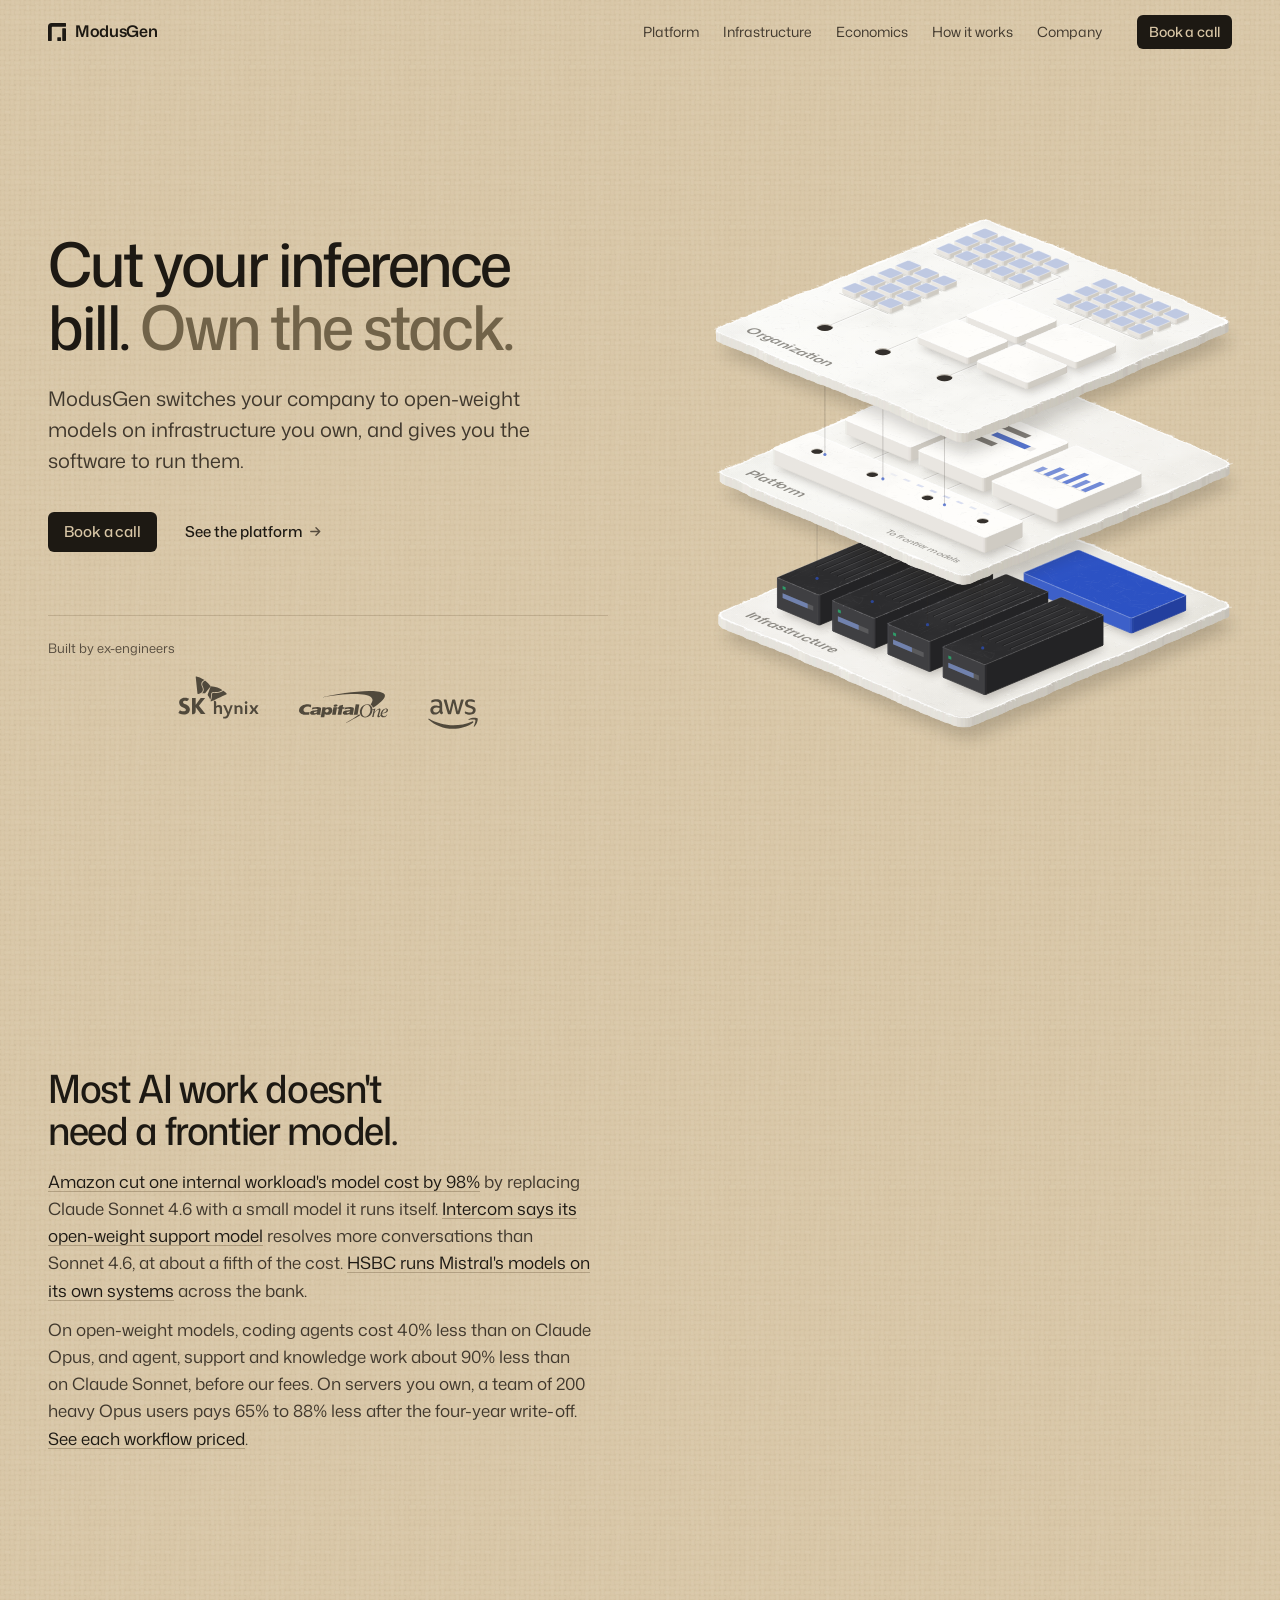
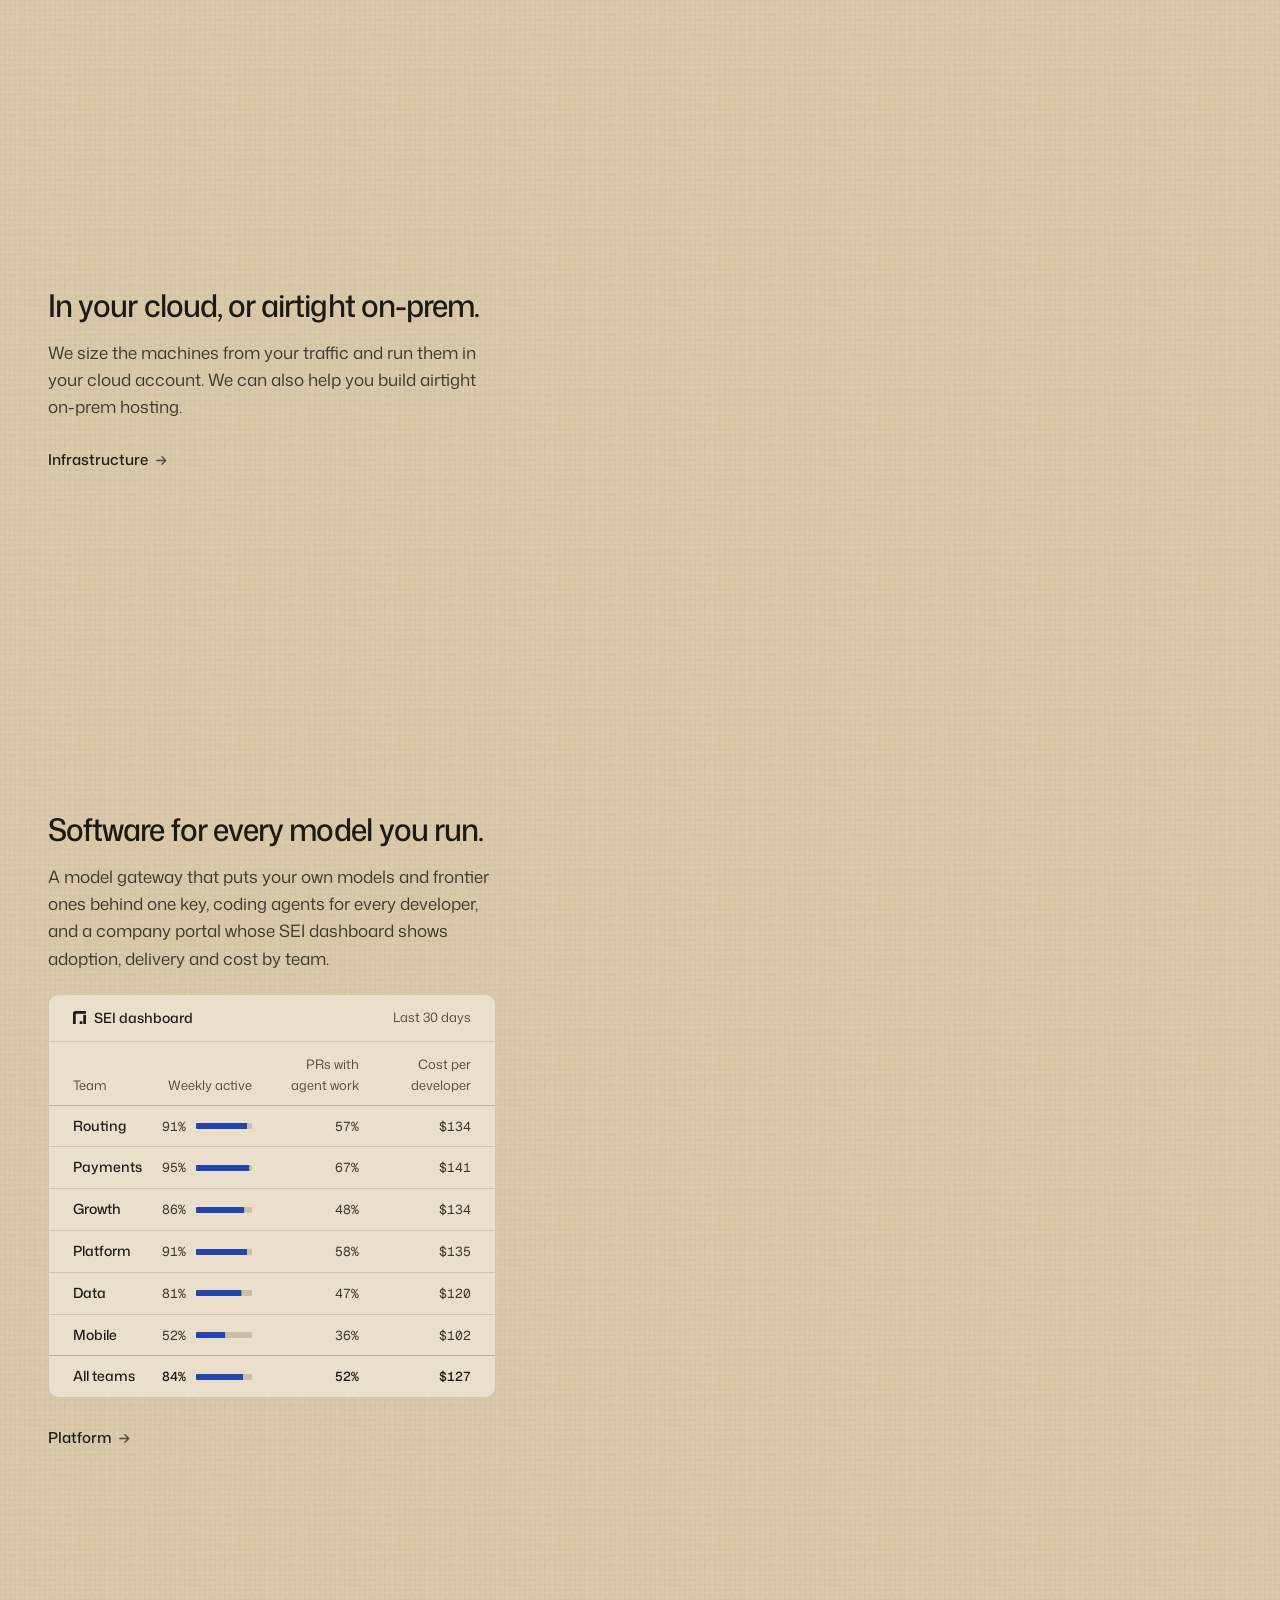
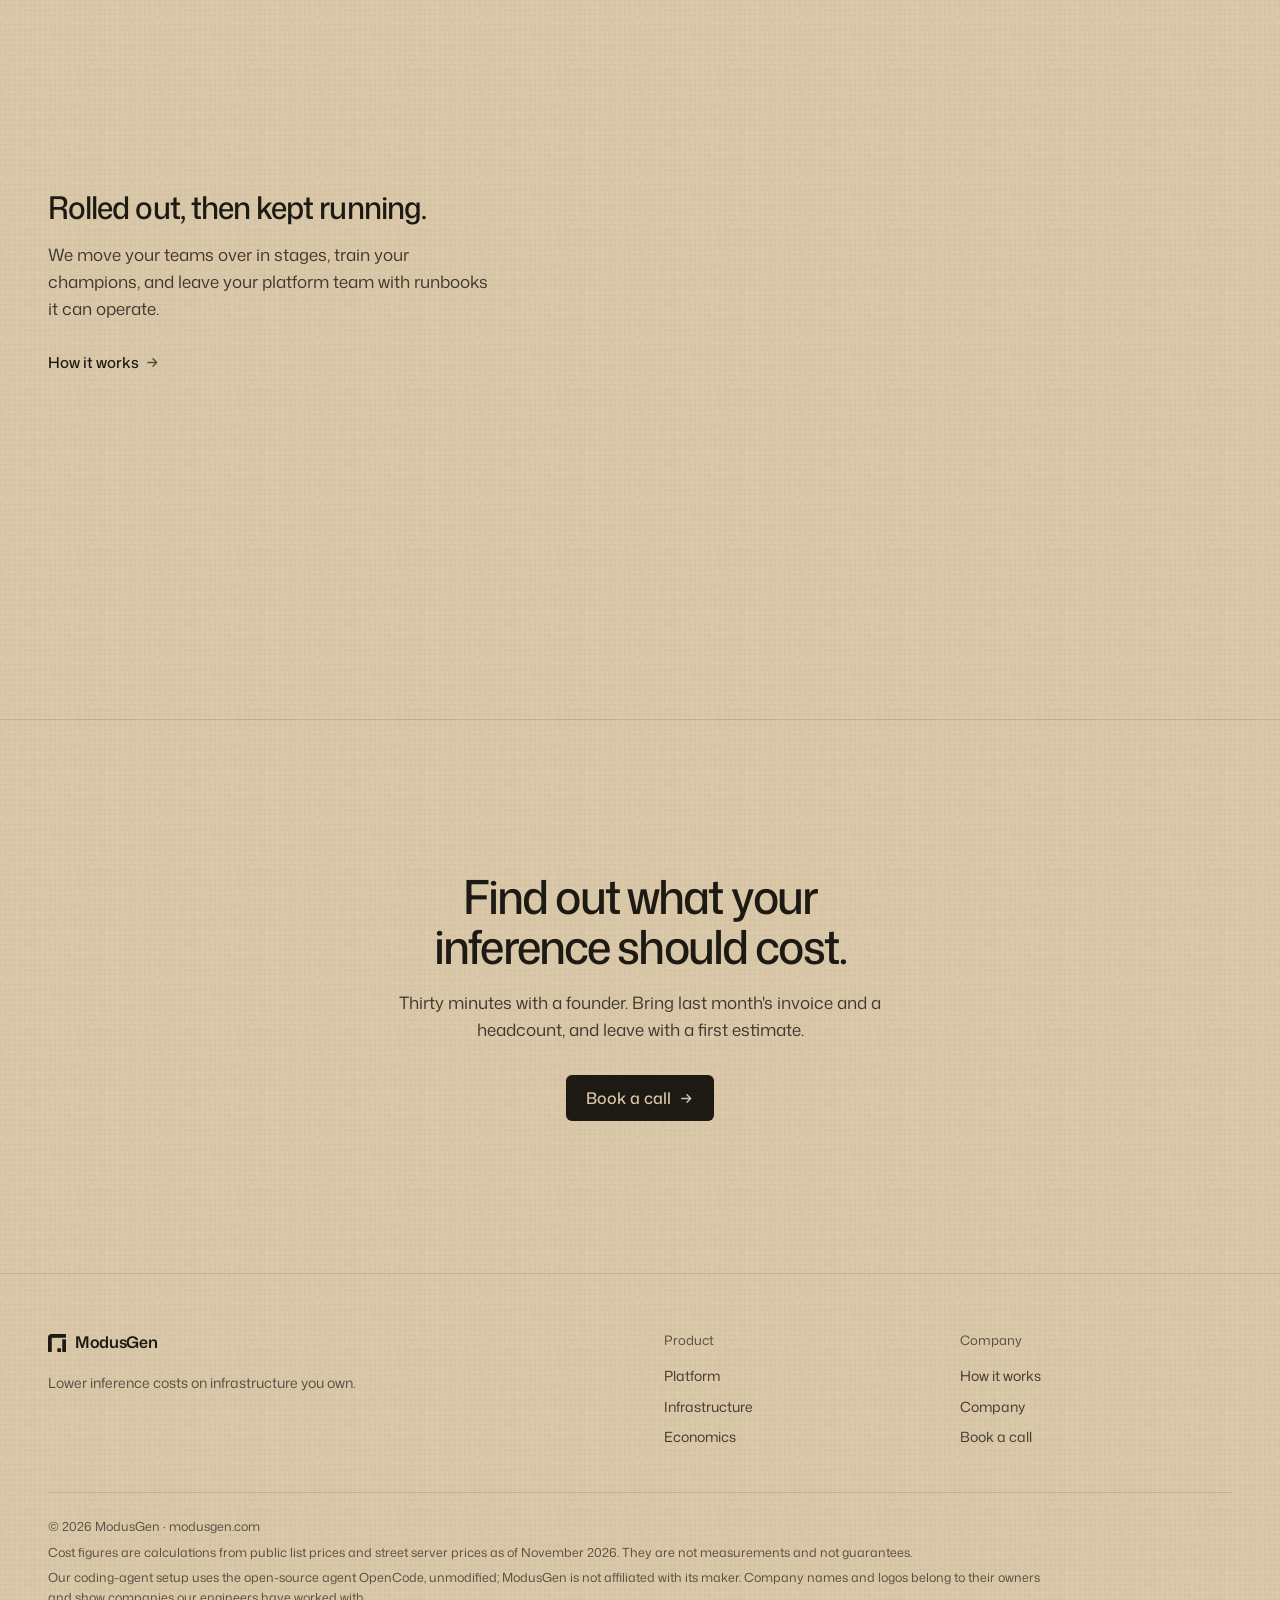
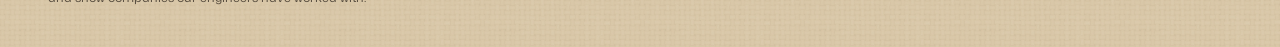
<file: index.html>
<!doctype html>
<html lang="en">
<head>
  <meta charset="utf-8">
  <meta name="viewport" content="width=device-width, initial-scale=1, viewport-fit=cover">
  <title>ModusGen: cut your inference bill, own the stack</title>
  <meta name="description" content="ModusGen switches your company to open-weight models on infrastructure you own, and gives you the software to run them.">
  <meta name="theme-color" content="#D8C6A6">
  <meta name="color-scheme" content="dark">
  <link rel="canonical" href="https://modusgen.com/">
  <meta property="og:type" content="website">
  <meta property="og:site_name" content="ModusGen">
  <meta property="og:title" content="Cut your inference bill. Own the stack.">
  <meta property="og:description" content="ModusGen switches your company to open-weight models on infrastructure you own, and gives you the software to run them.">
  <meta property="og:url" content="https://modusgen.com/">
  <meta property="og:image" content="https://modusgen.com/assets/img/og.png">
  <meta property="og:image:width" content="1200">
  <meta property="og:image:height" content="630">
  <meta name="twitter:card" content="summary_large_image">
  
  <link rel="icon" href="assets/img/favicon.svg" type="image/svg+xml">
  <link rel="apple-touch-icon" href="assets/img/apple-touch-icon.png">
  <link rel="preload" href="assets/fonts/MonaSans-VF-latin.woff2" as="font" type="font/woff2" crossorigin>
  <link rel="stylesheet" href="assets/css/site.css?v=c79ebf5004">
  <script>document.documentElement.classList.add("js");</script>
  <script type="module" src="assets/js/main.js?v=c79ebf5004"></script>
  <script type="application/ld+json">{"@context": "https://schema.org", "@type": "Organization", "name": "ModusGen", "url": "https://modusgen.com/", "description": "ModusGen switches your company to open-weight models on infrastructure you own, and gives you the software to run them."}</script>
</head>
<body class="page--home">
  <a class="skip" href="#main">Skip to content</a>
  <header class="nav" data-nav>
    <div class="nav__inner wrap">
      <a class="brand" href="./" aria-label="ModusGen, home"><svg class="brand__mark" viewBox="0 0 24 24" aria-hidden="true" focusable="false"><path d="M0 23.4V5A5 5 0 0 1 5 0H23.4A0.6 0.6 0 0 1 24 0.6V4.4A0.6 0.6 0 0 1 23.4 5H5.6A0.6 0.6 0 0 0 5 5.6V23.4A0.6 0.6 0 0 1 4.4 24H0.6A0.6 0.6 0 0 1 0 23.4Z"/><rect x="19" y="7" width="5" height="17" rx="0.6"/><rect x="12.4" y="19" width="5" height="5" rx="0.6"/></svg><span class="brand__name">ModusGen</span></a>
      <nav class="nav__links" id="site-menu" aria-label="Main"><a href="platform/">Platform</a><a href="infrastructure/">Infrastructure</a><a href="economics/">Economics</a><a href="how-it-works/">How it works</a><a href="company/">Company</a></nav>
      <div class="nav__actions">
        <a class="btn btn--primary btn--sm" href="book/" data-book>Book a call</a>
        <button class="nav__toggle" type="button" aria-expanded="false" aria-controls="site-menu" data-nav-toggle>
          <span class="sr">Menu</span>
          <svg viewBox="0 0 20 20" aria-hidden="true" focusable="false"><path d="M3 6.5h14M3 13.5h14"/></svg>
        </button>
      </div>
    </div>
  </header>
  <main id="main">
<div class="story wrap" data-story>
      <div class="story__flow">
        <section class="hero" data-anchor>
          <h1 class="hero__title" data-lines>Cut your inference bill. <span class="tone">Own the stack.</span></h1>
          <p class="hero__lede">ModusGen switches your company to open-weight models on infrastructure you own, and gives you the software to run them.</p>
          <div class="stack stack--hero" data-stack="hero">
            <canvas class="stack__canvas" role="img" aria-label="The ModusGen stack in three layers: your teams on top; the model gateway, coding agents, a company agent and the company portal in the middle; GPU machines underneath. Requests travel from people through the model API, down to your machines or out to frontier models, and back."></canvas>
            <noscript><img class="stack__poster" src="assets/img/stack-poster.webp" width="1200" height="1280" alt="Three stacked layers: organization, platform and infrastructure."></noscript>
          </div>
          <div class="hero__actions">
            <a class="btn btn--primary" href="book/" data-book>Book a call</a>
            <a class="link-arrow" href="platform/">See the platform <svg class="icon" viewBox="0 0 16 16" aria-hidden="true" focusable="false"><path d="M3 8h9.5M8.5 4l4 4-4 4"/></svg></a>
          </div>
          <div class="hero__logos"><div class="logos"><p class="logos__label">Built by <span class="nowrap">ex-engineers</span></p><ul class="logos__list"><li><img class="logo logo--sk-hynix" src="assets/img/logos/sk-hynix.svg" alt="SK hynix" width="81" height="43" decoding="async"></li><li><img class="logo logo--capital-one" src="assets/img/logos/capital-one.svg" alt="Capital One" width="89" height="32" decoding="async"></li><li><img class="logo logo--aws" src="assets/img/logos/aws.svg" alt="AWS" width="50" height="30" decoding="async"></li></ul></div></div>
        </section>

        <section class="tour" data-tour>
          <header class="tour__head" data-anchor>
            <h2>Most AI work doesn't need a frontier model.</h2>
            <p><a href="https://strandsagents.com/blog/amazon-saves-millions-replacing-sonnet-with-strands-decider/" target="_blank" rel="noopener">Amazon cut one internal workload's model cost by 98%</a> by replacing Claude Sonnet 4.6 with a small model it runs itself. <a href="https://venturebeat.com/technology/intercoms-new-post-trained-fin-apex-1-0-beats-gpt-5-4-and-claude-sonnet-4-6" target="_blank" rel="noopener">Intercom says its open-weight support model</a> resolves more conversations than Sonnet 4.6, at about a fifth of the cost. <a href="https://www.hsbc.com/news-and-views/news/media-releases/2025/hsbc-and-mistral-ai-join-forces-to-accelerate-ai-adoption-across-global-bank" target="_blank" rel="noopener">HSBC runs Mistral's models on its own systems</a> across the bank.</p>
            <p>On open-weight models, coding agents cost 40% less than on Claude Opus, and agent, support and knowledge work about 90% less than on Claude Sonnet, before our fees. On servers you own, a team of 200 heavy Opus users pays 65% to 88% less after the four-year write-off. <a href="economics/">See each workflow priced</a>.</p>
          </header>
          <article class="chapter" id="layer-infrastructure" data-layer="hardware" data-anchor>
            <div class="stack stack--inline" data-stack="inline" data-focus="hardware"><canvas class="stack__canvas" aria-hidden="true"></canvas></div>
            <h3>In your cloud, or airtight on-prem.</h3>
            <p>We size the machines from your traffic and run them in your cloud account. We can also help you build airtight on-prem hosting.</p>
            <a class="link-arrow" href="infrastructure/">Infrastructure <svg class="icon" viewBox="0 0 16 16" aria-hidden="true" focusable="false"><path d="M3 8h9.5M8.5 4l4 4-4 4"/></svg></a>
          </article>
          <article class="chapter" id="layer-platform" data-layer="software" data-anchor>
            <div class="stack stack--inline" data-stack="inline" data-focus="software"><canvas class="stack__canvas" aria-hidden="true"></canvas></div>
            <h3>Software for every model you run.</h3>
            <p>A model gateway that puts your own models and frontier ones behind one key, coding agents for every developer, and a company portal whose SEI dashboard shows adoption, delivery and cost by team.</p>
            <div class="panel console console--mini" data-console>
              <div class="console__bar">
                <span class="console__brand">
                  <svg viewBox="0 0 24 24" aria-hidden="true" focusable="false"><path d="M0 23.4V5A5 5 0 0 1 5 0H23.4A0.6 0.6 0 0 1 24 0.6V4.4A0.6 0.6 0 0 1 23.4 5H5.6A0.6 0.6 0 0 0 5 5.6V23.4A0.6 0.6 0 0 1 4.4 24H0.6A0.6 0.6 0 0 1 0 23.4Z"/><rect x="19" y="7" width="5" height="17" rx="0.6"/><rect x="12.4" y="19" width="5" height="5" rx="0.6"/></svg>
                  SEI dashboard
                </span>
                <span class="console__period">Last 30 days</span>
              </div>
              <div class="console__scroll" tabindex="0" role="region" aria-label="Example SEI dashboard by team: weekly active developers, pull requests with agent work and model cost per developer">
                <table class="console__table">
                  <thead>
                    <tr>
                      <th scope="col">Team</th>
                      <th scope="col" class="r">Weekly active</th>
                      <th scope="col" class="r">PRs with agent work</th>
                      <th scope="col" class="r">Cost per developer</th>
                    </tr>
                  </thead>
                  <tbody>
                  <tr><th scope="row">Routing</th><td class="r"><span class="pct">91%</span><span class="meter" style="--v:.91"><i></i></span></td><td class="r">57%</td><td class="r">$134</td></tr>
                  <tr><th scope="row">Payments</th><td class="r"><span class="pct">95%</span><span class="meter" style="--v:.95"><i></i></span></td><td class="r">67%</td><td class="r">$141</td></tr>
                  <tr><th scope="row">Growth</th><td class="r"><span class="pct">86%</span><span class="meter" style="--v:.86"><i></i></span></td><td class="r">48%</td><td class="r">$135</td></tr>
                  <tr><th scope="row">Platform</th><td class="r"><span class="pct">91%</span><span class="meter" style="--v:.91"><i></i></span></td><td class="r">58%</td><td class="r">$136</td></tr>
                  <tr><th scope="row">Data</th><td class="r"><span class="pct">81%</span><span class="meter" style="--v:.81"><i></i></span></td><td class="r">47%</td><td class="r">$121</td></tr>
                  <tr><th scope="row">Mobile</th><td class="r"><span class="pct">52%</span><span class="meter" style="--v:.52"><i></i></span></td><td class="r">36%</td><td class="r">$103</td></tr>
                  </tbody>
                  <tfoot>
                    <tr><th scope="row">All teams</th><td class="r"><span class="pct">84%</span><span class="meter" style="--v:.84"><i></i></span></td><td class="r">52%</td><td class="r">$129</td></tr>
                  </tfoot>
                </table>
              </div>
            </div>
            <a class="link-arrow" href="platform/">Platform <svg class="icon" viewBox="0 0 16 16" aria-hidden="true" focusable="false"><path d="M3 8h9.5M8.5 4l4 4-4 4"/></svg></a>
          </article>
          <article class="chapter" id="layer-organization" data-layer="organisation" data-anchor>
            <div class="stack stack--inline" data-stack="inline" data-focus="organisation"><canvas class="stack__canvas" aria-hidden="true"></canvas></div>
            <h3>Rolled out, then kept running.</h3>
            <p>We move your teams over in stages, train your champions, and leave your platform team with runbooks it can operate.</p>
            <a class="link-arrow" href="how-it-works/">How it works <svg class="icon" viewBox="0 0 16 16" aria-hidden="true" focusable="false"><path d="M3 8h9.5M8.5 4l4 4-4 4"/></svg></a>
          </article>
        </section>
      </div>

      <div class="story__stage" data-stage>
        <div class="stack stack--story" data-stack="story">
          <canvas class="stack__canvas" role="img" aria-label="The ModusGen stack in three layers: your teams on top; the model gateway, coding agents, a company agent and the company portal in the middle; GPU machines underneath. Requests go through the model API to your machines or to frontier models. As you read on it steps back to show the whole stack, then brings each layer forward in turn."></canvas>
          <noscript><img class="stack__poster" src="assets/img/stack-poster.webp" width="1200" height="1280" alt="Three stacked layers: organization, platform and infrastructure."></noscript>
        </div>
        <nav class="tour__nav" aria-label="Layers of the stack">
          <a href="#layer-infrastructure" data-dot="hardware">Infrastructure</a>
          <a href="#layer-platform" data-dot="software">Platform</a>
          <a href="#layer-organization" data-dot="organisation">Organization</a>
        </nav>
      </div>
    </div>

    <section class="cta">
      <div class="wrap cta__inner">
        <h2 class="cta__title">Find out what your inference should cost.</h2>
        <p class="cta__text">Thirty minutes with a founder. Bring last month's invoice and a headcount, and leave with a first estimate.</p>
        <a class="btn btn--primary btn--lg" href="book/" data-book>Book a call <svg class="icon" viewBox="0 0 16 16" aria-hidden="true" focusable="false"><path d="M3 8h9.5M8.5 4l4 4-4 4"/></svg></a>
      </div>
    </section>
  </main>

  <footer class="foot">
    <div class="wrap foot__grid">
      <div class="foot__brand">
        <a class="brand" href="./" aria-label="ModusGen, home"><svg class="brand__mark" viewBox="0 0 24 24" aria-hidden="true" focusable="false"><path d="M0 23.4V5A5 5 0 0 1 5 0H23.4A0.6 0.6 0 0 1 24 0.6V4.4A0.6 0.6 0 0 1 23.4 5H5.6A0.6 0.6 0 0 0 5 5.6V23.4A0.6 0.6 0 0 1 4.4 24H0.6A0.6 0.6 0 0 1 0 23.4Z"/><rect x="19" y="7" width="5" height="17" rx="0.6"/><rect x="12.4" y="19" width="5" height="5" rx="0.6"/></svg><span class="brand__name">ModusGen</span></a>
        <p>Lower inference costs on infrastructure you own.</p>
      </div>
      <nav class="foot__nav" aria-label="Footer">
        <div>
          <p class="foot__title">Product</p>
          <a href="platform/">Platform</a>
          <a href="infrastructure/">Infrastructure</a>
          <a href="economics/">Economics</a>
        </div>
        <div>
          <p class="foot__title">Company</p>
          <a href="how-it-works/">How it works</a>
          <a href="company/">Company</a>
          <a href="book/" data-book>Book a call</a>
        </div>
      </nav>
      <div class="foot__legal">
        <p>© 2026 ModusGen · modusgen.com</p>
        <p>Cost figures are calculations from public list prices and street server prices as of November 2026. They are not measurements and not guarantees.</p>
        <p>Our coding-agent setup uses the open-source agent OpenCode, unmodified; ModusGen is not affiliated with its maker. Company names and logos belong to their owners and show companies our engineers have worked with.</p>
      </div>
    </div>
  </footer>
</body>
</html>
</file>
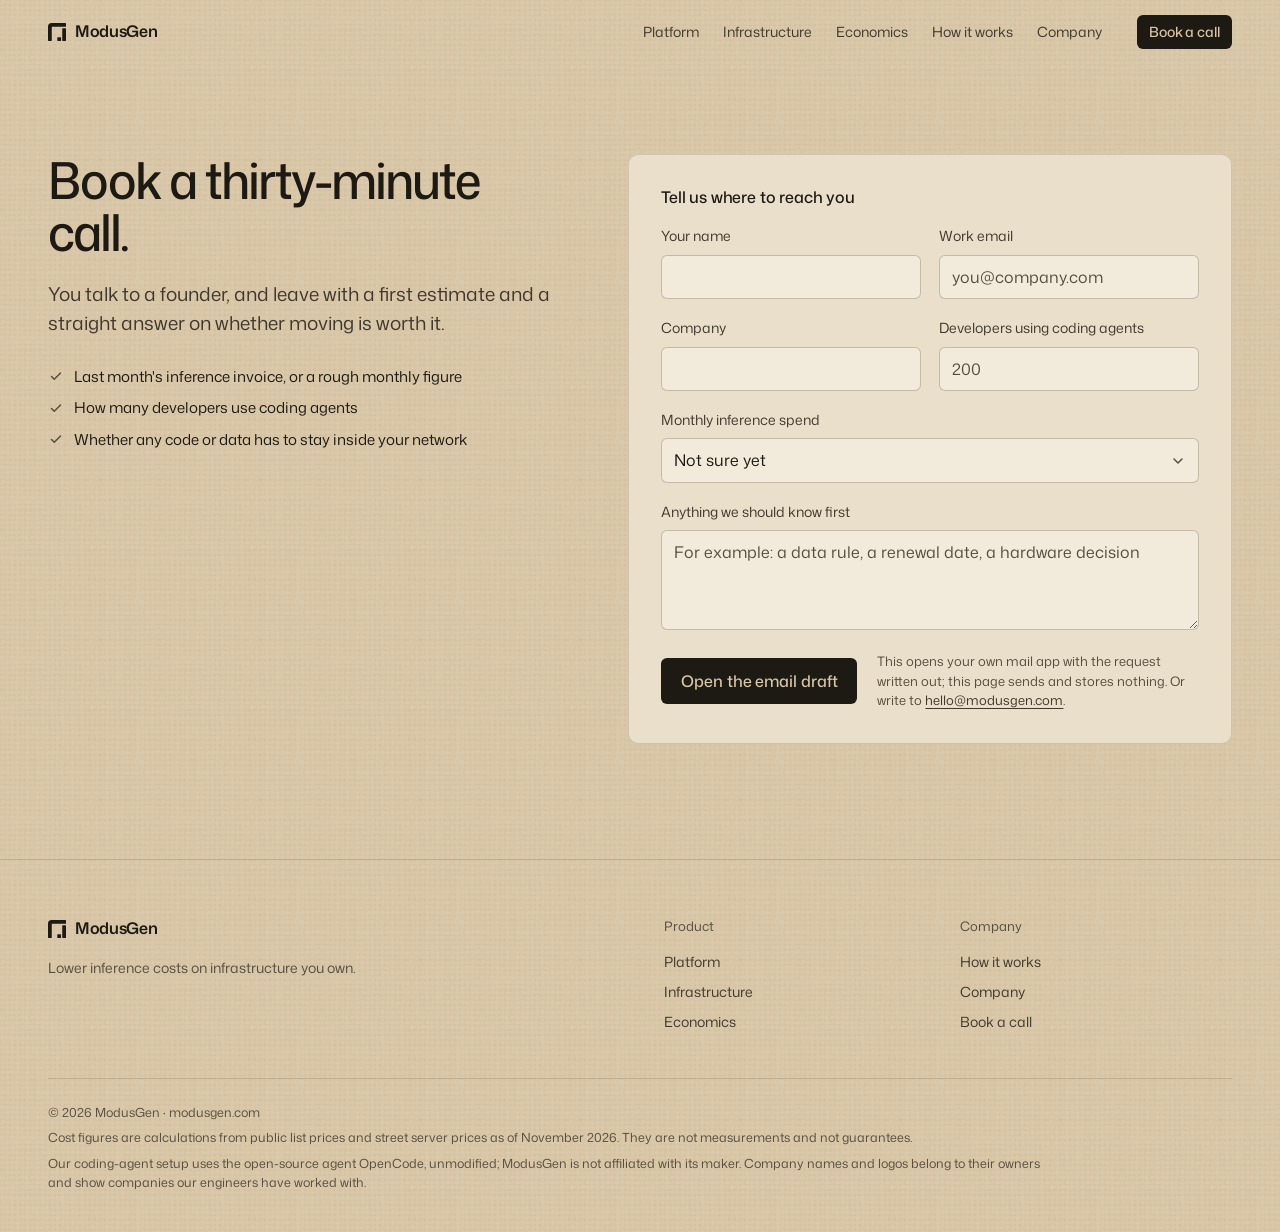
<file: book/index.html>
<!doctype html>
<html lang="en">
<head>
  <meta charset="utf-8">
  <meta name="viewport" content="width=device-width, initial-scale=1, viewport-fit=cover">
  <title>Book a call · ModusGen</title>
  <meta name="description" content="Thirty minutes with a founder. Bring last month's inference invoice and leave with a first estimate.">
  <meta name="theme-color" content="#D8C6A6">
  <meta name="color-scheme" content="dark">
  <link rel="canonical" href="https://modusgen.com/book/">
  <meta property="og:type" content="website">
  <meta property="og:site_name" content="ModusGen">
  <meta property="og:title" content="Book a call · ModusGen">
  <meta property="og:description" content="Thirty minutes with a founder. Bring last month's inference invoice and leave with a first estimate.">
  <meta property="og:url" content="https://modusgen.com/book/">
  <meta property="og:image" content="https://modusgen.com/assets/img/og.png">
  <meta property="og:image:width" content="1200">
  <meta property="og:image:height" content="630">
  <meta name="twitter:card" content="summary_large_image">
  
  <link rel="icon" href="../assets/img/favicon.svg" type="image/svg+xml">
  <link rel="apple-touch-icon" href="../assets/img/apple-touch-icon.png">
  <link rel="preload" href="../assets/fonts/MonaSans-VF-latin.woff2" as="font" type="font/woff2" crossorigin>
  <link rel="stylesheet" href="../assets/css/site.css?v=c79ebf5004">
  <script>document.documentElement.classList.add("js");</script>
  <script type="module" src="../assets/js/main.js?v=c79ebf5004"></script><script type="module" src="../assets/js/book.js?v=c79ebf5004"></script>
  
</head>
<body class="page--book">
  <a class="skip" href="#main">Skip to content</a>
  <header class="nav" data-nav>
    <div class="nav__inner wrap">
      <a class="brand" href="../" aria-label="ModusGen, home"><svg class="brand__mark" viewBox="0 0 24 24" aria-hidden="true" focusable="false"><path d="M0 23.4V5A5 5 0 0 1 5 0H23.4A0.6 0.6 0 0 1 24 0.6V4.4A0.6 0.6 0 0 1 23.4 5H5.6A0.6 0.6 0 0 0 5 5.6V23.4A0.6 0.6 0 0 1 4.4 24H0.6A0.6 0.6 0 0 1 0 23.4Z"/><rect x="19" y="7" width="5" height="17" rx="0.6"/><rect x="12.4" y="19" width="5" height="5" rx="0.6"/></svg><span class="brand__name">ModusGen</span></a>
      <nav class="nav__links" id="site-menu" aria-label="Main"><a href="../platform/">Platform</a><a href="../infrastructure/">Infrastructure</a><a href="../economics/">Economics</a><a href="../how-it-works/">How it works</a><a href="../company/">Company</a></nav>
      <div class="nav__actions">
        <a class="btn btn--primary btn--sm" href="../book/" data-book>Book a call</a>
        <button class="nav__toggle" type="button" aria-expanded="false" aria-controls="site-menu" data-nav-toggle>
          <span class="sr">Menu</span>
          <svg viewBox="0 0 20 20" aria-hidden="true" focusable="false"><path d="M3 6.5h14M3 13.5h14"/></svg>
        </button>
      </div>
    </div>
  </header>
  <main id="main">
<section class="page">
      <div class="wrap page__grid">
        <div class="page__copy">
          <h1 class="page-hero__title" data-lines>Book a thirty-minute call.</h1>
          <p class="page-hero__lede">You talk to a founder, and leave with a first estimate and a straight answer on whether moving is worth it.</p>
          <ul class="ticks">
            <li>Last month's inference invoice, or a rough monthly figure</li>
            <li>How many developers use coding agents</li>
            <li>Whether any code or data has to stay inside your network</li>
          </ul>
        </div>

        <div>
          <div class="panel form" data-calendar hidden>
            <h2 class="panel__title">Pick a time</h2>
            <p class="form__hint">The calendar opens in a new tab.</p>
            <div class="form__foot">
              <a class="btn btn--primary btn--lg" href="#" data-calendar-link target="_blank" rel="noopener">Open the calendar <svg class="icon" viewBox="0 0 16 16" aria-hidden="true" focusable="false"><path d="M3 8h9.5M8.5 4l4 4-4 4"/></svg></a>
            </div>
          </div>

          <form class="panel form" data-request action="mailto:hello@modusgen.com" method="post" enctype="text/plain" novalidate>
            <h2 class="panel__title">Tell us where to reach you</h2>

            <div class="form__row">
              <div class="field">
                <label for="f-name">Your name</label>
                <input id="f-name" name="name" type="text" autocomplete="name" required aria-describedby="e-name">
                <p class="field__error" id="e-name"></p>
              </div>
              <div class="field">
                <label for="f-email">Work email</label>
                <input id="f-email" name="email" type="email" inputmode="email" autocomplete="email" autocapitalize="off" spellcheck="false" placeholder="you@company.com" required aria-describedby="e-email">
                <p class="field__error" id="e-email"></p>
              </div>
            </div>

            <div class="form__row">
              <div class="field">
                <label for="f-company">Company</label>
                <input id="f-company" name="company" type="text" autocomplete="organization" required aria-describedby="e-company">
                <p class="field__error" id="e-company"></p>
              </div>
              <div class="field">
                <label for="f-devs">Developers using coding agents</label>
                <input id="f-devs" name="developers" type="number" inputmode="numeric" min="1" step="1" placeholder="200">
              </div>
            </div>

            <div class="field">
              <label for="f-spend">Monthly inference spend</label>
              <select id="f-spend" name="spend">
                <option value="Not sure yet">Not sure yet</option>
                <option value="Under $30,000 a month">Under $30,000 a month</option>
                <option value="$30,000 to $100,000 a month">$30,000 to $100,000 a month</option>
                <option value="$100,000 to $500,000 a month">$100,000 to $500,000 a month</option>
                <option value="Over $500,000 a month">Over $500,000 a month</option>
              </select>
            </div>

            <div class="field">
              <label for="f-notes">Anything we should know first</label>
              <textarea id="f-notes" name="notes" rows="3" placeholder="For example: a data rule, a renewal date, a hardware decision"></textarea>
            </div>

            <div class="form__foot">
              <button class="btn btn--primary btn--lg" type="submit">Open the email draft</button>
              <p class="form__hint">This opens your own mail app with the request written out; this page sends and stores nothing. Or write to <a href="mailto:hello@modusgen.com" data-mail>hello@modusgen.com</a>.</p>
            </div>
            <p class="form__status" role="status" aria-live="polite"></p>
          </form>
        </div>
      </div>
    </section>
  </main>

  <footer class="foot">
    <div class="wrap foot__grid">
      <div class="foot__brand">
        <a class="brand" href="../" aria-label="ModusGen, home"><svg class="brand__mark" viewBox="0 0 24 24" aria-hidden="true" focusable="false"><path d="M0 23.4V5A5 5 0 0 1 5 0H23.4A0.6 0.6 0 0 1 24 0.6V4.4A0.6 0.6 0 0 1 23.4 5H5.6A0.6 0.6 0 0 0 5 5.6V23.4A0.6 0.6 0 0 1 4.4 24H0.6A0.6 0.6 0 0 1 0 23.4Z"/><rect x="19" y="7" width="5" height="17" rx="0.6"/><rect x="12.4" y="19" width="5" height="5" rx="0.6"/></svg><span class="brand__name">ModusGen</span></a>
        <p>Lower inference costs on infrastructure you own.</p>
      </div>
      <nav class="foot__nav" aria-label="Footer">
        <div>
          <p class="foot__title">Product</p>
          <a href="../platform/">Platform</a>
          <a href="../infrastructure/">Infrastructure</a>
          <a href="../economics/">Economics</a>
        </div>
        <div>
          <p class="foot__title">Company</p>
          <a href="../how-it-works/">How it works</a>
          <a href="../company/">Company</a>
          <a href="../book/" data-book>Book a call</a>
        </div>
      </nav>
      <div class="foot__legal">
        <p>© 2026 ModusGen · modusgen.com</p>
        <p>Cost figures are calculations from public list prices and street server prices as of November 2026. They are not measurements and not guarantees.</p>
        <p>Our coding-agent setup uses the open-source agent OpenCode, unmodified; ModusGen is not affiliated with its maker. Company names and logos belong to their owners and show companies our engineers have worked with.</p>
      </div>
    </div>
  </footer>
</body>
</html>
</file>
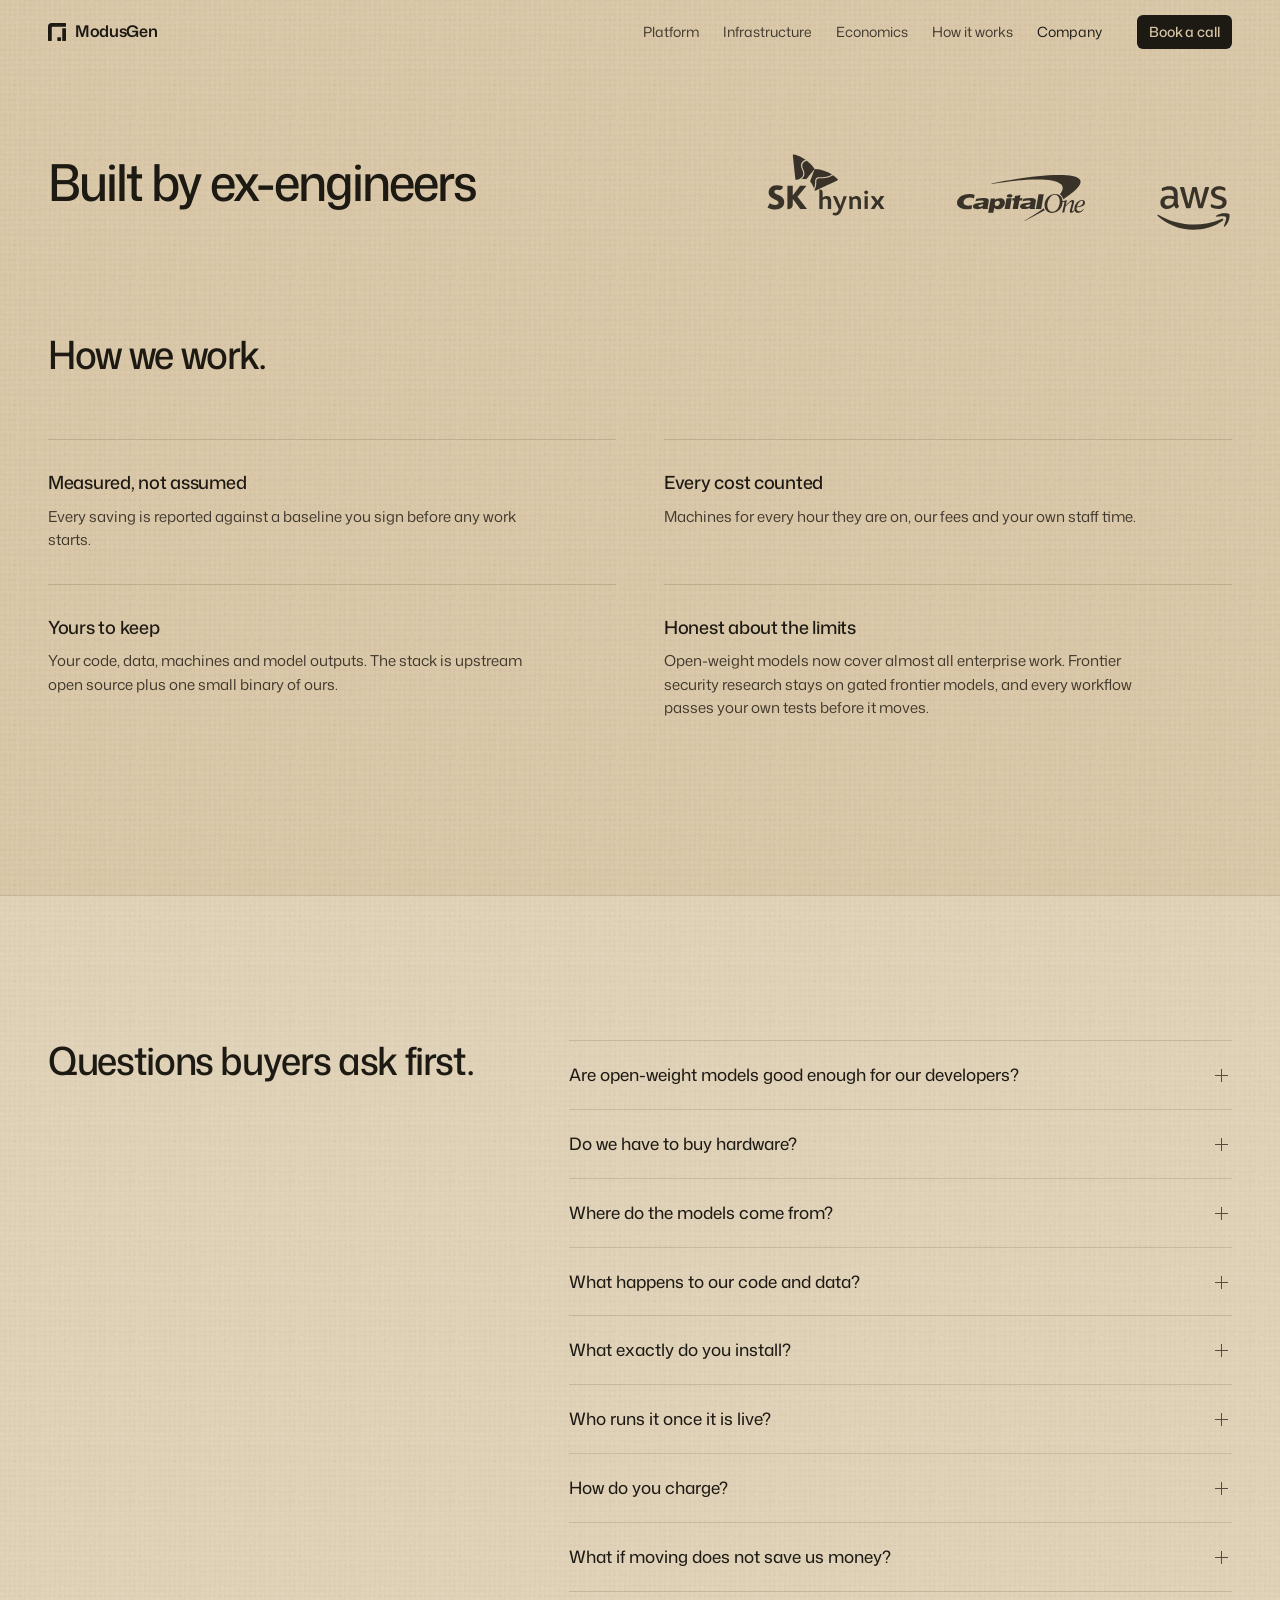
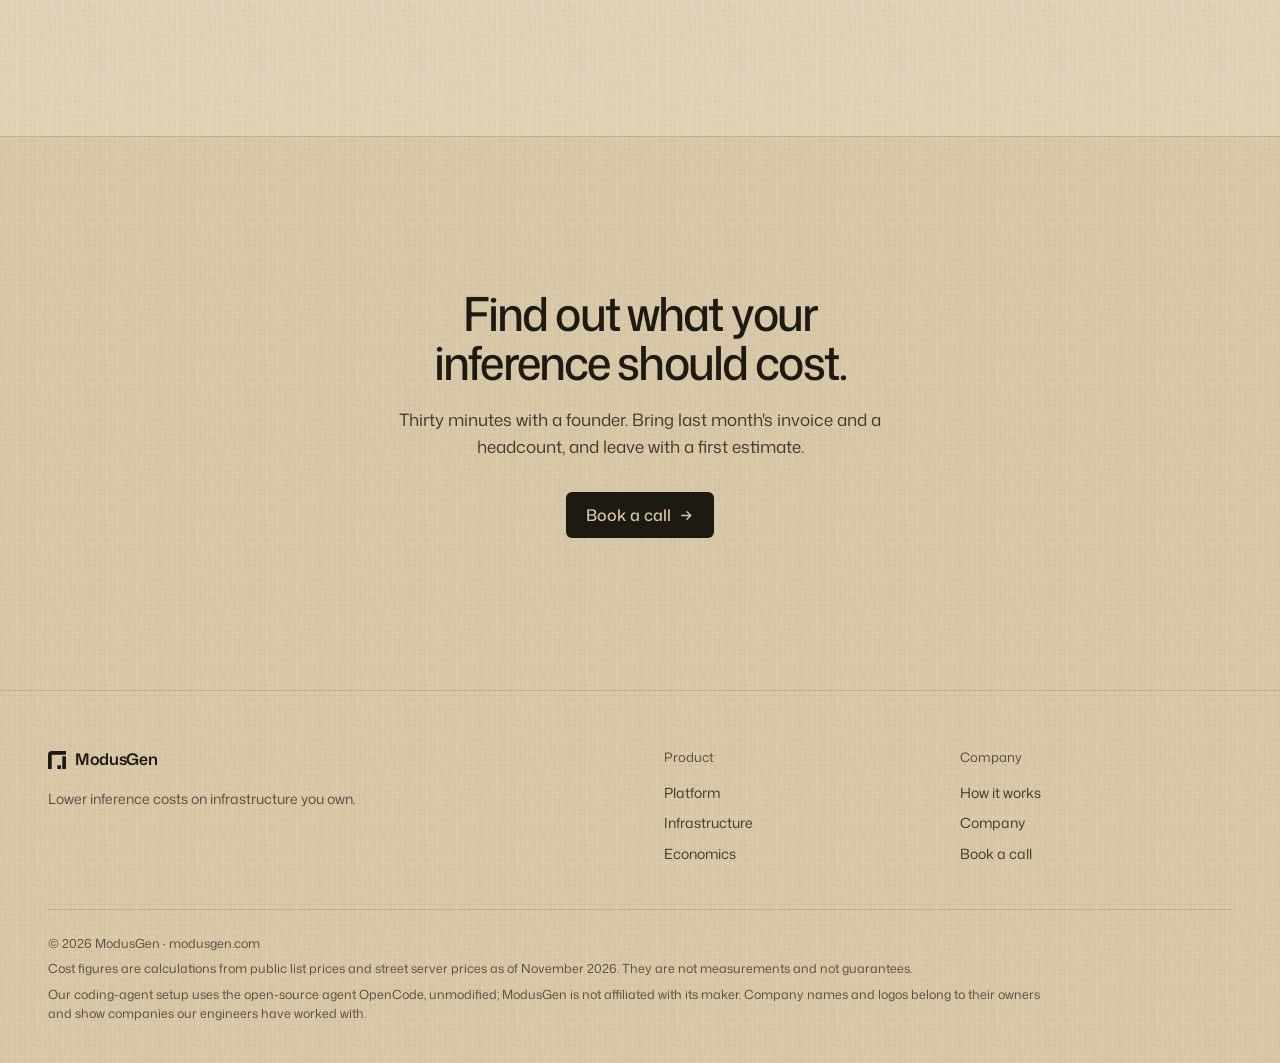
<file: company/index.html>
<!doctype html>
<html lang="en">
<head>
  <meta charset="utf-8">
  <meta name="viewport" content="width=device-width, initial-scale=1, viewport-fit=cover">
  <title>Company · ModusGen</title>
  <meta name="description" content="ModusGen is built by ex-engineers who worked with SK hynix, Capital One and AWS.">
  <meta name="theme-color" content="#D8C6A6">
  <meta name="color-scheme" content="dark">
  <link rel="canonical" href="https://modusgen.com/company/">
  <meta property="og:type" content="website">
  <meta property="og:site_name" content="ModusGen">
  <meta property="og:title" content="Company · ModusGen">
  <meta property="og:description" content="ModusGen is built by ex-engineers who worked with SK hynix, Capital One and AWS.">
  <meta property="og:url" content="https://modusgen.com/company/">
  <meta property="og:image" content="https://modusgen.com/assets/img/og.png">
  <meta property="og:image:width" content="1200">
  <meta property="og:image:height" content="630">
  <meta name="twitter:card" content="summary_large_image">
  
  <link rel="icon" href="../assets/img/favicon.svg" type="image/svg+xml">
  <link rel="apple-touch-icon" href="../assets/img/apple-touch-icon.png">
  <link rel="preload" href="../assets/fonts/MonaSans-VF-latin.woff2" as="font" type="font/woff2" crossorigin>
  <link rel="stylesheet" href="../assets/css/site.css?v=c79ebf5004">
  <script>document.documentElement.classList.add("js");</script>
  <script type="module" src="../assets/js/main.js?v=c79ebf5004"></script>
  
</head>
<body class="page--company">
  <a class="skip" href="#main">Skip to content</a>
  <header class="nav" data-nav>
    <div class="nav__inner wrap">
      <a class="brand" href="../" aria-label="ModusGen, home"><svg class="brand__mark" viewBox="0 0 24 24" aria-hidden="true" focusable="false"><path d="M0 23.4V5A5 5 0 0 1 5 0H23.4A0.6 0.6 0 0 1 24 0.6V4.4A0.6 0.6 0 0 1 23.4 5H5.6A0.6 0.6 0 0 0 5 5.6V23.4A0.6 0.6 0 0 1 4.4 24H0.6A0.6 0.6 0 0 1 0 23.4Z"/><rect x="19" y="7" width="5" height="17" rx="0.6"/><rect x="12.4" y="19" width="5" height="5" rx="0.6"/></svg><span class="brand__name">ModusGen</span></a>
      <nav class="nav__links" id="site-menu" aria-label="Main"><a href="../platform/">Platform</a><a href="../infrastructure/">Infrastructure</a><a href="../economics/">Economics</a><a href="../how-it-works/">How it works</a><a href="../company/" aria-current="page">Company</a></nav>
      <div class="nav__actions">
        <a class="btn btn--primary btn--sm" href="../book/" data-book>Book a call</a>
        <button class="nav__toggle" type="button" aria-expanded="false" aria-controls="site-menu" data-nav-toggle>
          <span class="sr">Menu</span>
          <svg viewBox="0 0 20 20" aria-hidden="true" focusable="false"><path d="M3 6.5h14M3 13.5h14"/></svg>
        </button>
      </div>
    </div>
  </header>
  <main id="main">
<section class="page-hero page-hero--split">
      <div class="wrap page-hero__split">
        <h1 class="page-hero__title">Built by <span class="nowrap">ex-engineers</span></h1>
        <div class="company-logos"><div class="logos"><p class="logos__label">Built by <span class="nowrap">ex-engineers</span></p><ul class="logos__list"><li><img class="logo logo--sk-hynix" src="../assets/img/logos/sk-hynix.svg" alt="SK hynix" width="81" height="43" decoding="async"></li><li><img class="logo logo--capital-one" src="../assets/img/logos/capital-one.svg" alt="Capital One" width="89" height="32" decoding="async"></li><li><img class="logo logo--aws" src="../assets/img/logos/aws.svg" alt="AWS" width="50" height="30" decoding="async"></li></ul></div></div>
      </div>
    </section>

    <section class="section">
      <div class="wrap">
        <header class="section-head">
          <h2>How we work.</h2>
        </header>
        <dl class="rules">
          <div class="rule">
            <dt>Measured, not assumed</dt>
            <dd>Every saving is reported against a baseline you sign before any work starts.</dd>
          </div>
          <div class="rule">
            <dt>Every cost counted</dt>
            <dd>Machines for every hour they are on, our fees and your own staff time.</dd>
          </div>
          <div class="rule">
            <dt>Yours to keep</dt>
            <dd>Your code, data, machines and model outputs. The stack is upstream open source plus one small binary of ours.</dd>
          </div>
          <div class="rule">
            <dt>Honest about the limits</dt>
            <dd>Open-weight models now cover almost all enterprise work. Frontier security research stays on gated frontier models, and every workflow passes your own tests before it moves.</dd>
          </div>
        </dl>
      </div>
    </section>

    <section class="section section--tint" id="faq">
      <div class="wrap faq">
        <h2 class="faq__title">Questions buyers ask first.</h2>
        <div class="faq__list">
          <details class="qa" name="faq">
            <summary>Are open-weight models good enough for our developers?</summary>
            <div class="qa__body"><p>For almost all of the work. Kimi K3.1 Pro is ahead of Claude Opus 5.5 on Terminal-Bench 4.0 and level with it on knowledge work, though behind it on the longest coding tasks. We run tasks from your own repositories on both before anything moves, and the pilot measures the difference.</p></div>
          </details>
          <details class="qa" name="faq">
            <summary>Do we have to buy hardware?</summary>
            <div class="qa__body"><p>No. A hosted open-weight endpoint is often the cheapest place to start, and the models can also run in your own AWS or Azure account. Owning servers pays once a tier's Claude bill passes one server's monthly cost, about $7,000 to $18,000 a month. If you want them on your own floor, we can also help you build airtight on-prem hosting.</p></div>
          </details>
          <details class="qa" name="faq">
            <summary>Where do the models come from?</summary>
            <div class="qa__body"><p>The strongest open-weight models today, Kimi, DeepSeek, GLM, MiniMax and Qwen, come from Chinese labs. They run on your servers or a hosted endpoint, with no connection back to their makers. If your rules bar them, we use Mistral Large 4 or Inkling 2 Small instead. No open model from elsewhere reaches Claude Sonnet yet, so fewer workflows move.</p></div>
          </details>
          <details class="qa" name="faq">
            <summary>What happens to our code and data?</summary>
            <div class="qa__body"><p>It stays in your network. The deployment has no route to the internet, the gateway runs inside it, and it records token counts, never prompts or answers.</p></div>
          </details>
          <details class="qa" name="faq">
            <summary>What exactly do you install?</summary>
            <div class="qa__body"><p>Upstream open source: vLLM to serve the models, OpenCode as the coding agent, PostgreSQL, Prometheus and Grafana, Podman and Terraform, plus our own gateway and portal. OpenCode is used unmodified, and ModusGen is not affiliated with its maker.</p></div>
          </details>
          <details class="qa" name="faq">
            <summary>Who runs it once it is live?</summary>
            <div class="qa__body"><p>Your platform team, with our runbooks and about a day a week of their time during deployment. If you would rather we watched it, operations in business hours are an option.</p></div>
          </details>
          <details class="qa" name="faq">
            <summary>How do you charge?</summary>
            <div class="qa__body"><p>A fixed fee for each step, then a subscription once you are in production. We quote after the first call, when we have seen your numbers.</p></div>
          </details>
          <details class="qa" name="faq">
            <summary>What if moving does not save us money?</summary>
            <div class="qa__body"><p>Then the assessment says so in writing, including what you could save by switching models on your own. We would rather lose a project than sign you up for one that does not pay.</p></div>
          </details>
        </div>
      </div>
    </section>

    <section class="cta">
      <div class="wrap cta__inner">
        <h2 class="cta__title">Find out what your inference should cost.</h2>
        <p class="cta__text">Thirty minutes with a founder. Bring last month's invoice and a headcount, and leave with a first estimate.</p>
        <a class="btn btn--primary btn--lg" href="../book/" data-book>Book a call <svg class="icon" viewBox="0 0 16 16" aria-hidden="true" focusable="false"><path d="M3 8h9.5M8.5 4l4 4-4 4"/></svg></a>
      </div>
    </section>
  </main>

  <footer class="foot">
    <div class="wrap foot__grid">
      <div class="foot__brand">
        <a class="brand" href="../" aria-label="ModusGen, home"><svg class="brand__mark" viewBox="0 0 24 24" aria-hidden="true" focusable="false"><path d="M0 23.4V5A5 5 0 0 1 5 0H23.4A0.6 0.6 0 0 1 24 0.6V4.4A0.6 0.6 0 0 1 23.4 5H5.6A0.6 0.6 0 0 0 5 5.6V23.4A0.6 0.6 0 0 1 4.4 24H0.6A0.6 0.6 0 0 1 0 23.4Z"/><rect x="19" y="7" width="5" height="17" rx="0.6"/><rect x="12.4" y="19" width="5" height="5" rx="0.6"/></svg><span class="brand__name">ModusGen</span></a>
        <p>Lower inference costs on infrastructure you own.</p>
      </div>
      <nav class="foot__nav" aria-label="Footer">
        <div>
          <p class="foot__title">Product</p>
          <a href="../platform/">Platform</a>
          <a href="../infrastructure/">Infrastructure</a>
          <a href="../economics/">Economics</a>
        </div>
        <div>
          <p class="foot__title">Company</p>
          <a href="../how-it-works/">How it works</a>
          <a href="../company/">Company</a>
          <a href="../book/" data-book>Book a call</a>
        </div>
      </nav>
      <div class="foot__legal">
        <p>© 2026 ModusGen · modusgen.com</p>
        <p>Cost figures are calculations from public list prices and street server prices as of November 2026. They are not measurements and not guarantees.</p>
        <p>Our coding-agent setup uses the open-source agent OpenCode, unmodified; ModusGen is not affiliated with its maker. Company names and logos belong to their owners and show companies our engineers have worked with.</p>
      </div>
    </div>
  </footer>
</body>
</html>
</file>
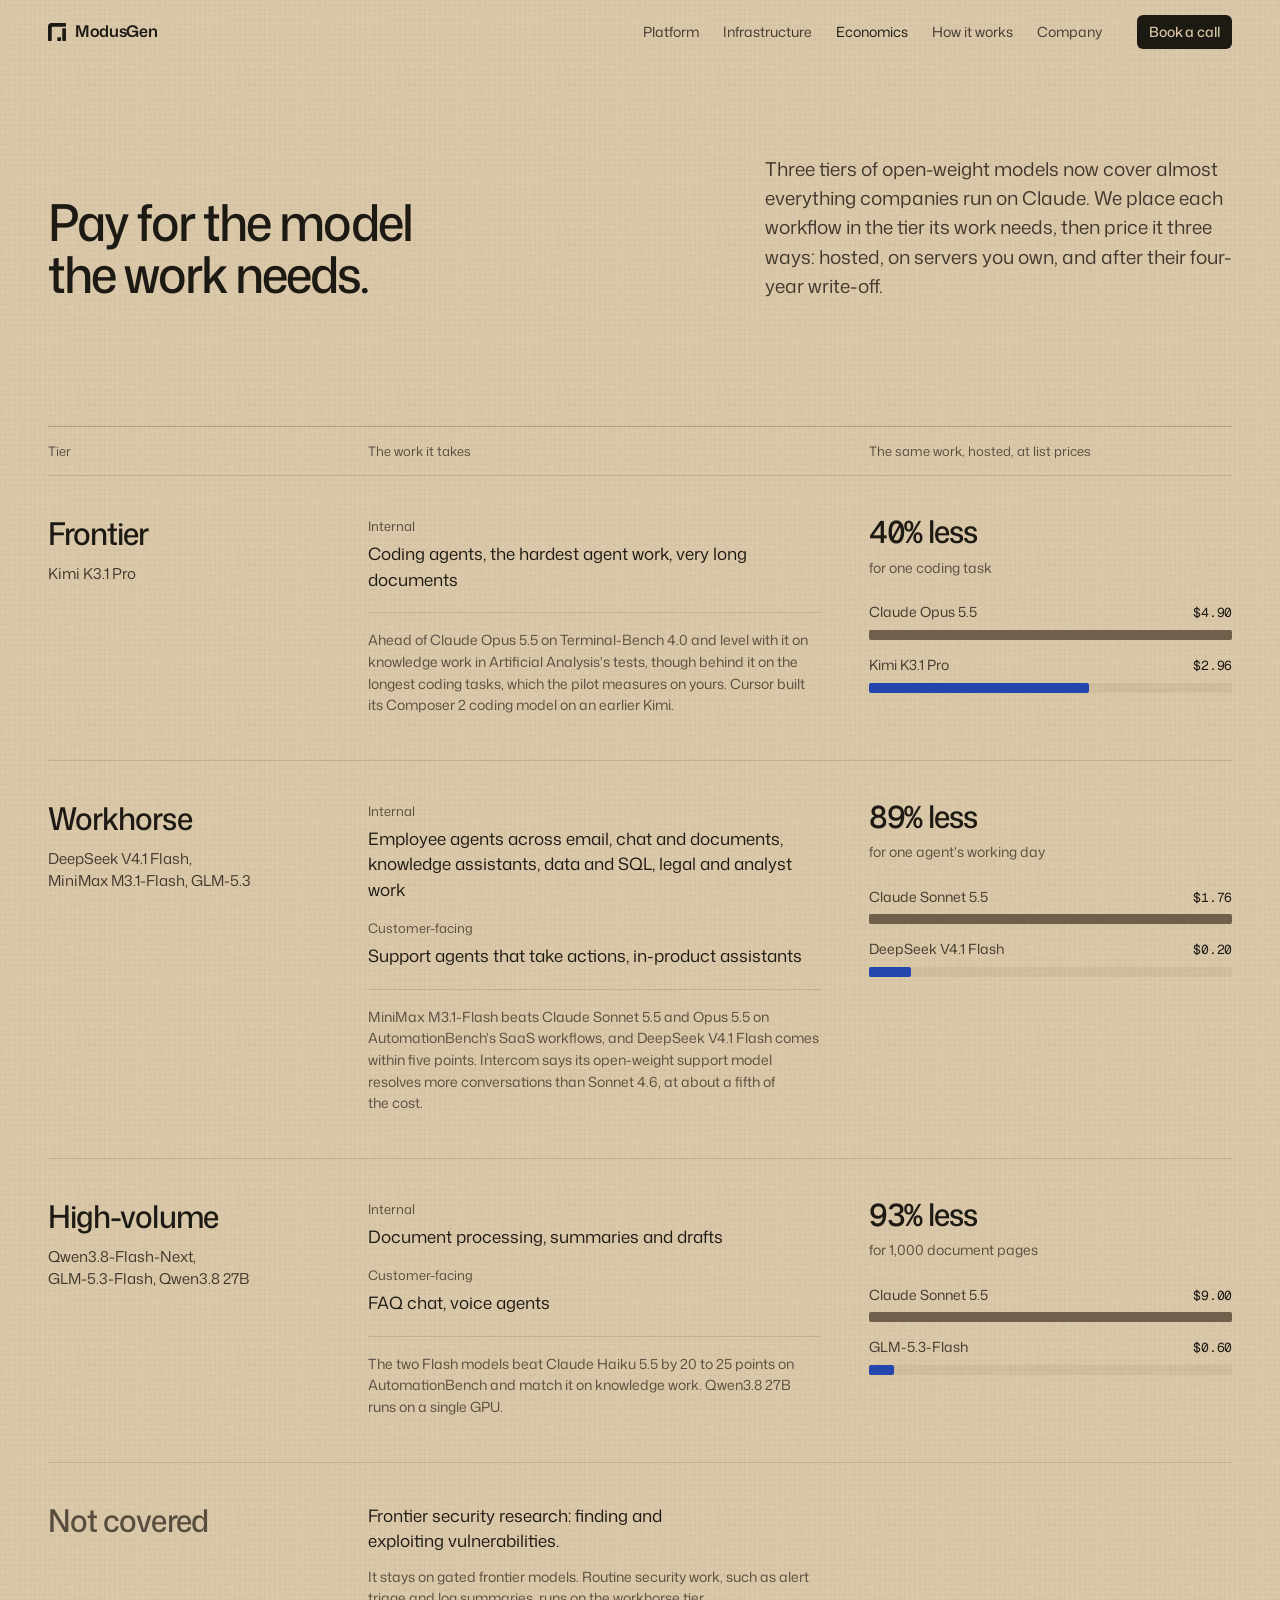
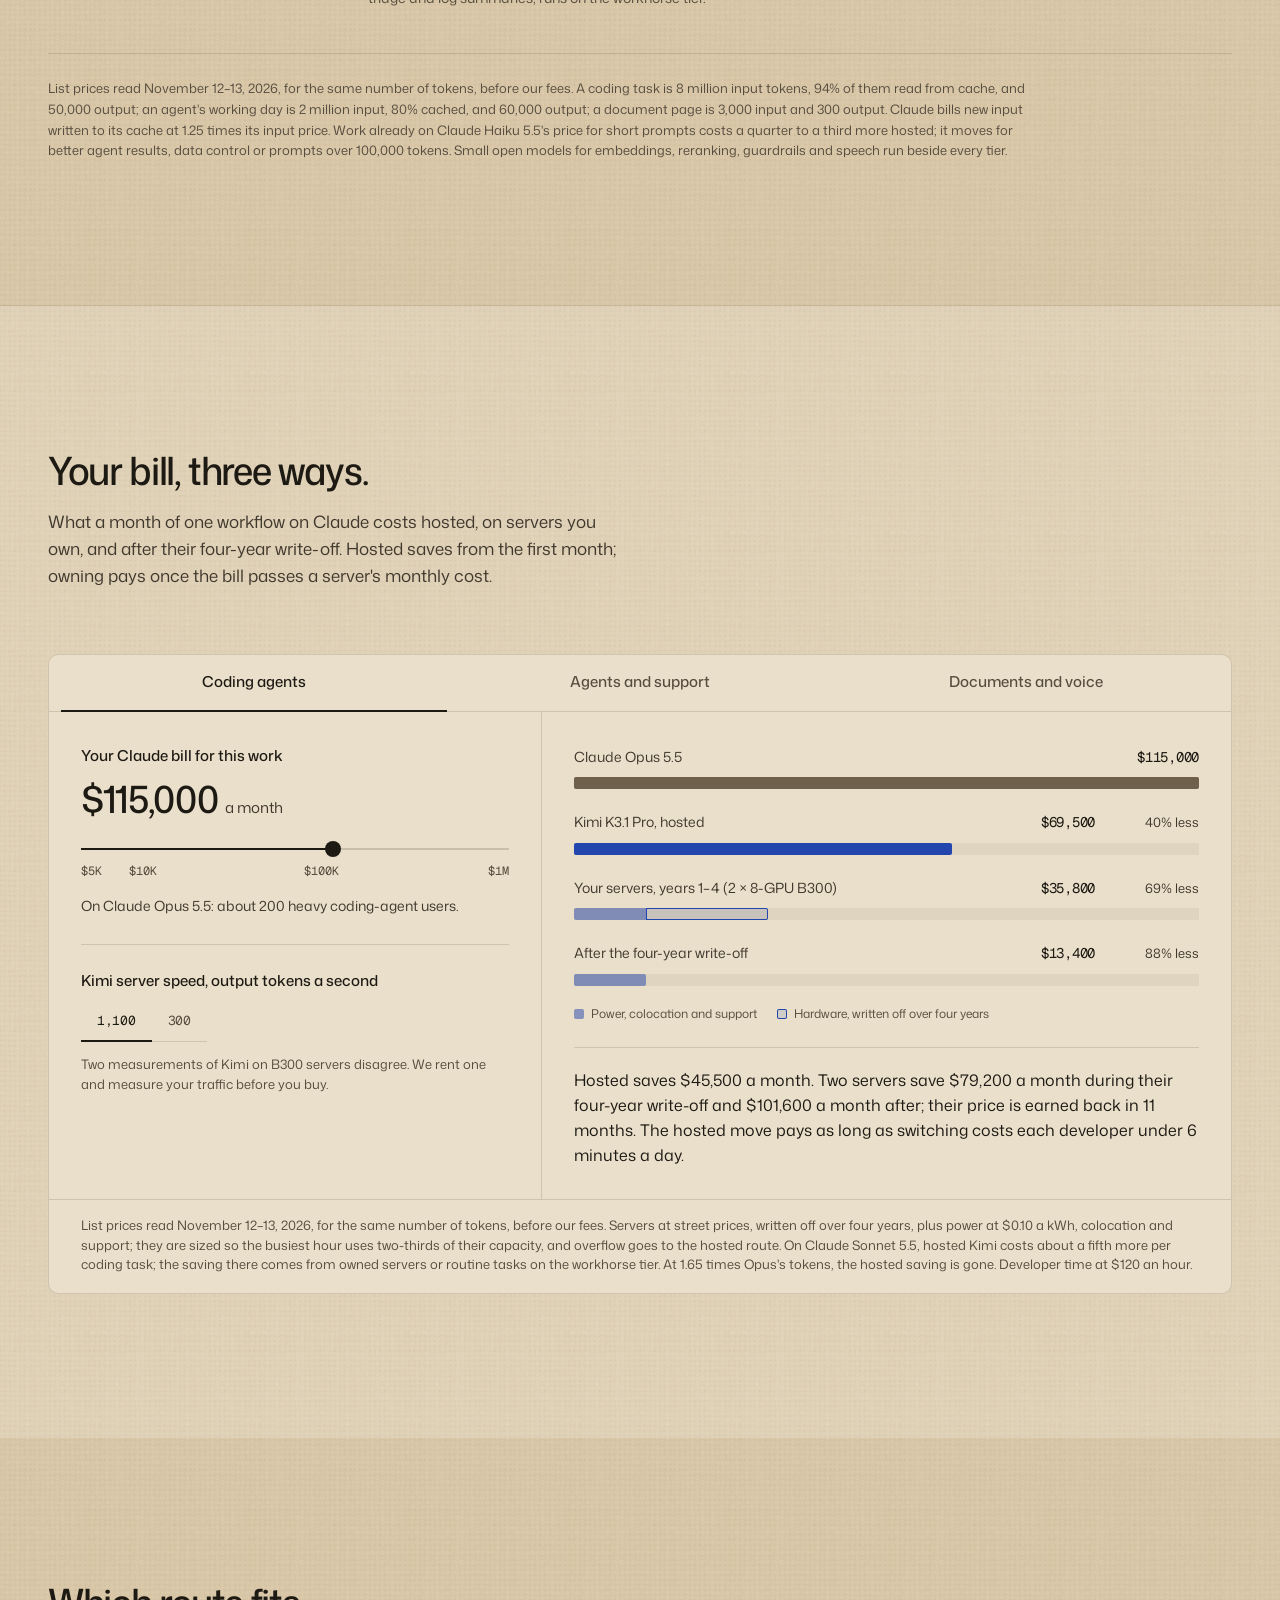
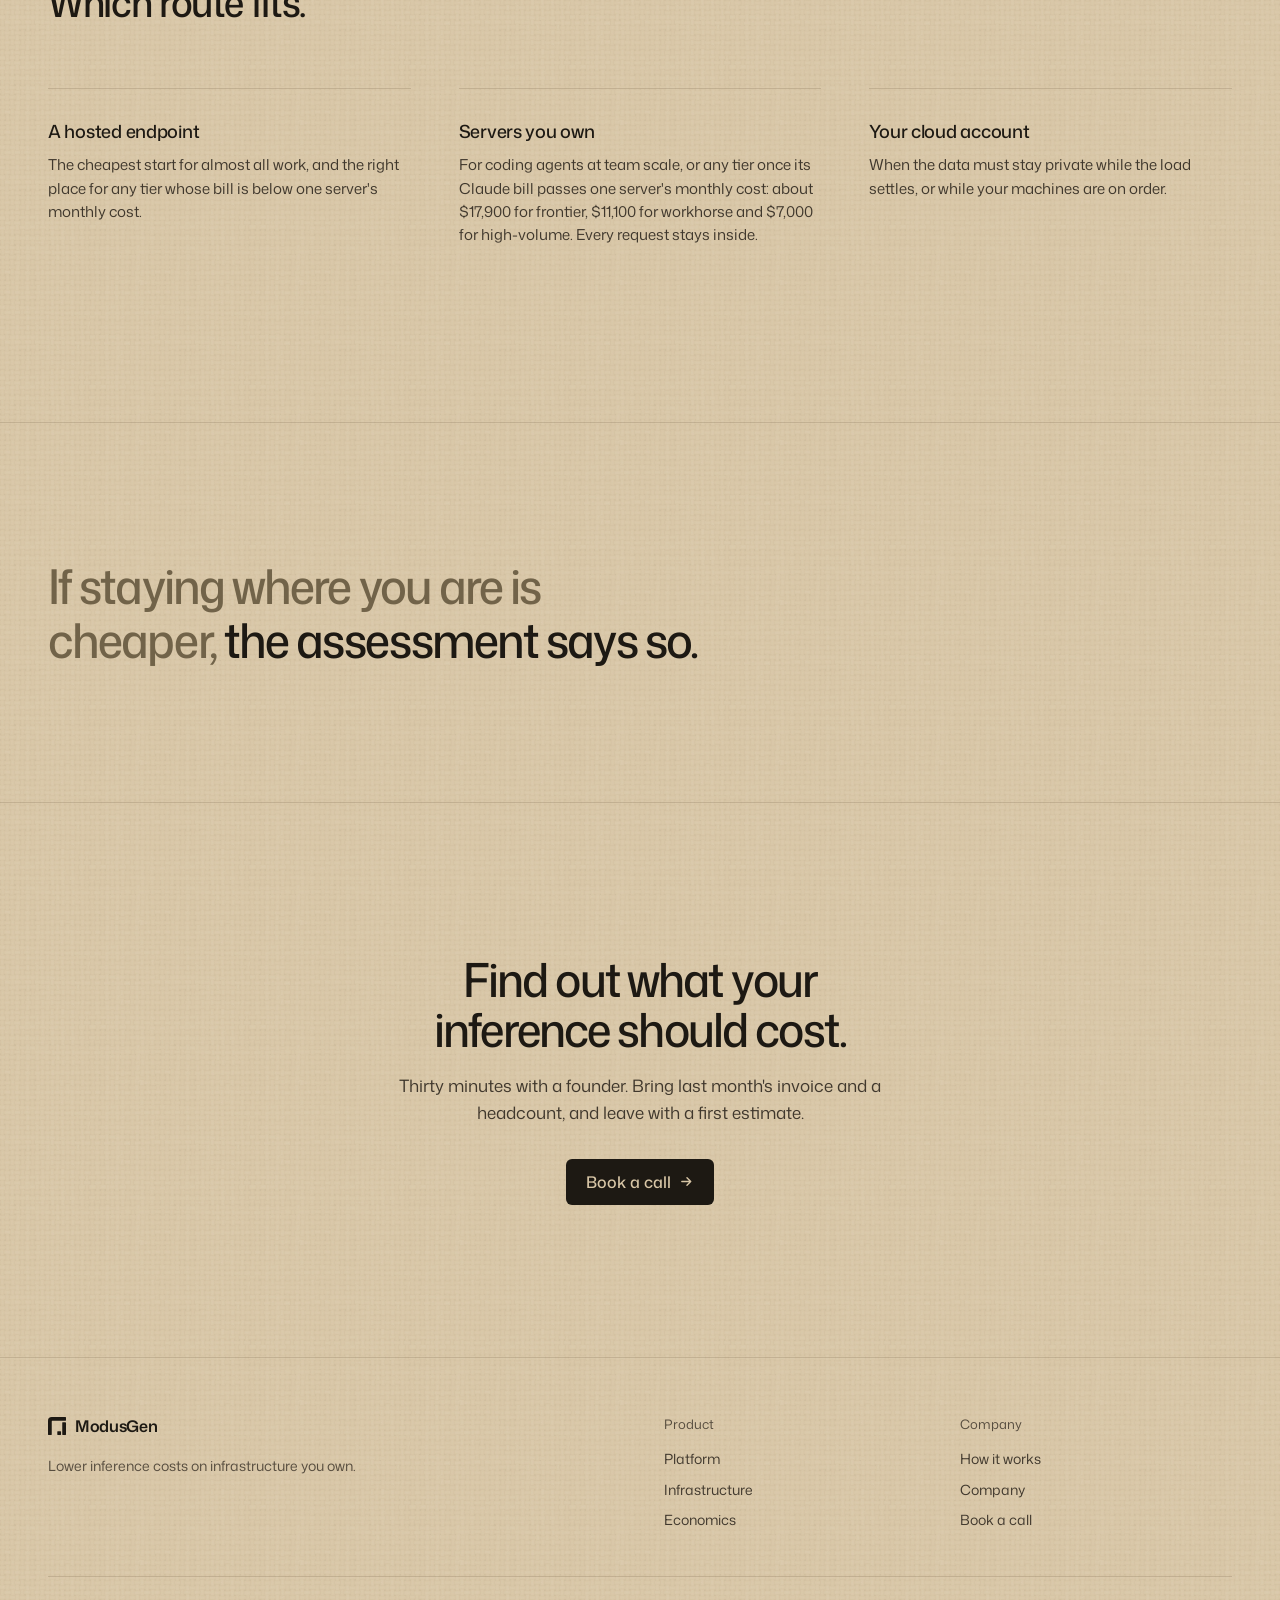
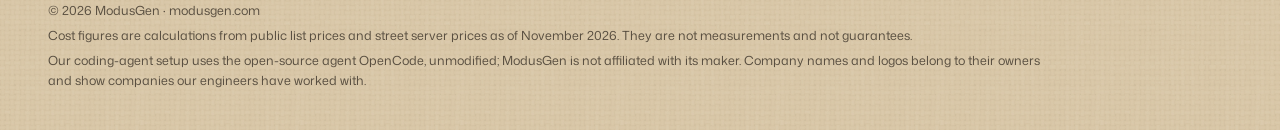
<file: economics/index.html>
<!doctype html>
<html lang="en">
<head>
  <meta charset="utf-8">
  <meta name="viewport" content="width=device-width, initial-scale=1, viewport-fit=cover">
  <title>Economics · ModusGen</title>
  <meta name="description" content="Each AI workflow goes to the open-weight tier its work needs, priced against Claude three ways: hosted, on servers you own, and after their four-year write-off.">
  <meta name="theme-color" content="#D8C6A6">
  <meta name="color-scheme" content="dark">
  <link rel="canonical" href="https://modusgen.com/economics/">
  <meta property="og:type" content="website">
  <meta property="og:site_name" content="ModusGen">
  <meta property="og:title" content="Economics · ModusGen">
  <meta property="og:description" content="Each AI workflow goes to the open-weight tier its work needs, priced against Claude three ways: hosted, on servers you own, and after their four-year write-off.">
  <meta property="og:url" content="https://modusgen.com/economics/">
  <meta property="og:image" content="https://modusgen.com/assets/img/og.png">
  <meta property="og:image:width" content="1200">
  <meta property="og:image:height" content="630">
  <meta name="twitter:card" content="summary_large_image">
  
  <link rel="icon" href="../assets/img/favicon.svg" type="image/svg+xml">
  <link rel="apple-touch-icon" href="../assets/img/apple-touch-icon.png">
  <link rel="preload" href="../assets/fonts/MonaSans-VF-latin.woff2" as="font" type="font/woff2" crossorigin>
  <link rel="stylesheet" href="../assets/css/site.css?v=c79ebf5004">
  <script>document.documentElement.classList.add("js");</script>
  <script type="module" src="../assets/js/main.js?v=c79ebf5004"></script>
  
</head>
<body class="page--economics">
  <a class="skip" href="#main">Skip to content</a>
  <header class="nav" data-nav>
    <div class="nav__inner wrap">
      <a class="brand" href="../" aria-label="ModusGen, home"><svg class="brand__mark" viewBox="0 0 24 24" aria-hidden="true" focusable="false"><path d="M0 23.4V5A5 5 0 0 1 5 0H23.4A0.6 0.6 0 0 1 24 0.6V4.4A0.6 0.6 0 0 1 23.4 5H5.6A0.6 0.6 0 0 0 5 5.6V23.4A0.6 0.6 0 0 1 4.4 24H0.6A0.6 0.6 0 0 1 0 23.4Z"/><rect x="19" y="7" width="5" height="17" rx="0.6"/><rect x="12.4" y="19" width="5" height="5" rx="0.6"/></svg><span class="brand__name">ModusGen</span></a>
      <nav class="nav__links" id="site-menu" aria-label="Main"><a href="../platform/">Platform</a><a href="../infrastructure/">Infrastructure</a><a href="../economics/" aria-current="page">Economics</a><a href="../how-it-works/">How it works</a><a href="../company/">Company</a></nav>
      <div class="nav__actions">
        <a class="btn btn--primary btn--sm" href="../book/" data-book>Book a call</a>
        <button class="nav__toggle" type="button" aria-expanded="false" aria-controls="site-menu" data-nav-toggle>
          <span class="sr">Menu</span>
          <svg viewBox="0 0 20 20" aria-hidden="true" focusable="false"><path d="M3 6.5h14M3 13.5h14"/></svg>
        </button>
      </div>
    </div>
  </header>
  <main id="main">
<section class="page-hero page-hero--split">
      <div class="wrap page-hero__split">
        <h1 class="page-hero__title" data-lines>Pay for the model the work needs.</h1>
        <p class="page-hero__lede">Three tiers of open-weight models now cover almost everything companies run on Claude. We place each workflow in the tier its work needs, then price it three ways: hosted, on servers you own, and after their four-year write-off.</p>
      </div>
    </section>

    <section class="section section--flush" aria-label="The three tiers">
      <div class="wrap">
        <div class="tiers">
          <div class="tiers__head" aria-hidden="true">
            <span>Tier</span><span>The work it takes</span><span>The same work, hosted, at list prices</span>
          </div>

          <article class="tier" id="frontier">
            <header class="tier__name">
              <h2 class="tier__title">Frontier</h2>
              <p class="tier__models">Kimi K3.1 Pro</p>
            </header>
            <div class="tier__work">
              <dl class="tier__jobs">
                <div><dt>Internal</dt><dd>Coding agents, the hardest agent work, very long documents</dd></div>
              </dl>
              <p class="tier__proof">Ahead of Claude Opus 5.5 on Terminal-Bench 4.0 and level with it on knowledge work in Artificial Analysis's tests, though behind it on the longest coding tasks, which the pilot measures on yours. Cursor built its Composer 2 coding model on an earlier Kimi.</p>
            </div>
            <div class="tier__cost">
              <p class="tier__saving"><span class="num">40%</span> less</p>
              <p class="tier__unit">for one coding task</p>
              <div class="pair">
                <div class="pair__row"><span class="pair__label">Claude Opus 5.5</span><span class="pair__value num">$4.90</span><span class="track" aria-hidden="true"><i class="bar bar--frontier" style="--w:1"></i></span></div>
                <div class="pair__row"><span class="pair__label">Kimi K3.1 Pro</span><span class="pair__value num">$2.96</span><span class="track" aria-hidden="true"><i class="bar bar--open" style="--w:.6044"></i></span></div>
              </div>
            </div>
          </article>

          <article class="tier" id="workhorse">
            <header class="tier__name">
              <h2 class="tier__title">Workhorse</h2>
              <p class="tier__models"><span class="nowrap">DeepSeek V4.1 Flash</span>, <span class="nowrap">MiniMax M3.1-Flash</span>, <span class="nowrap">GLM-5.3</span></p>
            </header>
            <div class="tier__work">
              <dl class="tier__jobs">
                <div><dt>Internal</dt><dd>Employee agents across email, chat and documents, knowledge assistants, data and SQL, legal and analyst work</dd></div>
                <div><dt>Customer-facing</dt><dd>Support agents that take actions, in-product assistants</dd></div>
              </dl>
              <p class="tier__proof">MiniMax M3.1-Flash beats Claude Sonnet 5.5 and Opus 5.5 on AutomationBench's SaaS workflows, and DeepSeek V4.1 Flash comes within five points. Intercom says its open-weight support model resolves more conversations than Sonnet 4.6, at about a fifth of the cost.</p>
            </div>
            <div class="tier__cost">
              <p class="tier__saving"><span class="num">89%</span> less</p>
              <p class="tier__unit">for one agent's working day</p>
              <div class="pair">
                <div class="pair__row"><span class="pair__label">Claude Sonnet 5.5</span><span class="pair__value num">$1.76</span><span class="track" aria-hidden="true"><i class="bar bar--frontier" style="--w:1"></i></span></div>
                <div class="pair__row"><span class="pair__label">DeepSeek V4.1 Flash</span><span class="pair__value num">$0.20</span><span class="track" aria-hidden="true"><i class="bar bar--open" style="--w:.1145"></i></span></div>
              </div>
            </div>
          </article>

          <article class="tier" id="high-volume">
            <header class="tier__name">
              <h2 class="tier__title">High-volume</h2>
              <p class="tier__models"><span class="nowrap">Qwen3.8-Flash-Next</span>, <span class="nowrap">GLM-5.3-Flash</span>, <span class="nowrap">Qwen3.8 27B</span></p>
            </header>
            <div class="tier__work">
              <dl class="tier__jobs">
                <div><dt>Internal</dt><dd>Document processing, summaries and drafts</dd></div>
                <div><dt>Customer-facing</dt><dd>FAQ chat, voice agents</dd></div>
              </dl>
              <p class="tier__proof">The two Flash models beat Claude Haiku 5.5 by 20 to 25 points on AutomationBench and match it on knowledge work. Qwen3.8 27B runs on a single GPU.</p>
            </div>
            <div class="tier__cost">
              <p class="tier__saving"><span class="num">93%</span> less</p>
              <p class="tier__unit">for 1,000 document pages</p>
              <div class="pair">
                <div class="pair__row"><span class="pair__label">Claude Sonnet 5.5</span><span class="pair__value num">$9.00</span><span class="track" aria-hidden="true"><i class="bar bar--frontier" style="--w:1"></i></span></div>
                <div class="pair__row"><span class="pair__label">GLM-5.3-Flash</span><span class="pair__value num">$0.60</span><span class="track" aria-hidden="true"><i class="bar bar--open" style="--w:.0667"></i></span></div>
              </div>
            </div>
          </article>

          <article class="tier tier--out" id="not-covered">
            <header class="tier__name">
              <h2 class="tier__title">Not covered</h2>
            </header>
            <div class="tier__work">
              <p class="tier__lead">Frontier security research: finding and exploiting vulnerabilities.</p>
              <p class="tier__proof">It stays on gated frontier models. Routine security work, such as alert triage and log summaries, runs on the workhorse tier.</p>
            </div>
          </article>
        </div>
        <p class="tiers__fine">List prices read November 12–13, 2026, for the same number of tokens, before our fees. A coding task is 8 million input tokens, 94% of them read from cache, and 50,000 output; an agent's working day is 2 million input, 80% cached, and 60,000 output; a document page is 3,000 input and 300 output. Claude bills new input written to its cache at 1.25 times its input price. Work already on Claude Haiku 5.5's price for short prompts costs a quarter to a third more hosted; it moves for better agent results, data control or prompts over 100,000 tokens. Small open models for embeddings, reranking, guardrails and speech run beside every tier.</p>
      </div>
    </section>

    <section class="section section--tint" id="your-bill">
      <div class="wrap">
        <header class="section-head">
          <h2>Your bill, three ways.</h2>
          <p>What a month of one workflow on Claude costs hosted, on servers you own, and after their four-year write-off. Hosted saves from the first month; owning pays once the bill passes a server's monthly cost.</p>
        </header>

        <div class="panel calc" data-calc>
          <div class="seg calc__tiers js-only" role="radiogroup" aria-label="The work">
            <label class="seg__opt"><input type="radio" name="calc-tier" value="coding" checked><span>Coding agents</span></label>
            <label class="seg__opt"><input type="radio" name="calc-tier" value="agents"><span>Agents and support</span></label>
            <label class="seg__opt"><input type="radio" name="calc-tier" value="docs"><span>Documents and voice</span></label>
          </div>

          <div class="calc__body">
            <div class="calc__inputs">
              <div class="calc__bill">
                <label class="calc__label" for="calc-bill">Your Claude bill for this work</label>
                <output class="calc__out" for="calc-bill"><span class="calc__amount" data-bill-out>$115,000</span> <span class="calc__per">a month</span></output>
                <input class="calc__range js-only" id="calc-bill" type="range" min="0" max="1000" step="1" value="592" aria-valuetext="115,000 dollars a month" data-bill>
                <div class="calc__scale js-only" aria-hidden="true"><span style="--at:0">$5K</span><span style="--at:.1308">$10K</span><span style="--at:.5654">$100K</span><span style="--at:1">$1M</span></div>
                <p class="calc__basis" data-basis>On Claude Opus 5.5: about 200 heavy coding-agent users.</p>
              </div>
              <div class="calc__speed">
                <div class="js-only" data-speed-pick>
                  <p class="calc__label" id="calc-speed-label">Kimi server speed, output tokens a second</p>
                  <div class="seg seg--sm" role="radiogroup" aria-labelledby="calc-speed-label">
                    <label class="seg__opt"><input type="radio" name="calc-speed" value="1120" checked><span>1,100</span></label>
                    <label class="seg__opt"><input type="radio" name="calc-speed" value="302"><span>300</span></label>
                  </div>
                  <p class="calc__note">Two measurements of Kimi on B300 servers disagree. We rent one and measure your traffic before you buy.</p>
                </div>
                <p class="calc__note" data-speed-fixed hidden></p>
                <p class="calc__note no-js-only">Owned figures at 1,100 output tokens a second for each B300 server, the faster of two measurements of Kimi. At 300, the slower, the same team needs six servers: 7% less during the four-year write-off, 65% less after.</p>
              </div>
            </div>

            <div class="calc__outputs">
              <div class="calc__rows">
                <div class="calc__row">
                  <p class="calc__name" data-name="claude">Claude Opus 5.5</p>
                  <p class="calc__fig"><span class="num" data-v="claude">$115,000</span></p>
                  <span class="track" aria-hidden="true"><i class="bar bar--frontier" data-bar="claude" style="--w:1"></i></span>
                </div>
                <div class="calc__row">
                  <p class="calc__name" data-name="hosted">Kimi K3.1 Pro, hosted</p>
                  <p class="calc__fig"><span class="num" data-v="hosted">$69,500</span><span class="calc__pct" data-p="hosted">40% less</span></p>
                  <span class="track" aria-hidden="true"><i class="bar bar--open" data-bar="hosted" style="--w:.6044"></i></span>
                </div>
                <div class="calc__row">
                  <p class="calc__name">Your servers, years 1–4 <span class="nowrap" data-count>(2 × 8-GPU B300)</span></p>
                  <p class="calc__fig"><span class="num" data-v="owned">$35,800</span><span class="calc__pct" data-p="owned">69% less</span></p>
                  <span class="track" aria-hidden="true"><i class="bar bar--run is-joined" data-bar="owned-run" style="--w:.1165"></i><i class="bar bar--hw" data-bar="owned-hw" style="--x:.1165;--w:.1948"></i></span>
                </div>
                <div class="calc__row">
                  <p class="calc__name">After the four-year write-off</p>
                  <p class="calc__fig"><span class="num" data-v="after">$13,400</span><span class="calc__pct" data-p="after">88% less</span></p>
                  <span class="track" aria-hidden="true"><i class="bar bar--run" data-bar="after" style="--w:.1165"></i></span>
                </div>
              </div>
              <p class="calc__legend" aria-hidden="true"><span><i class="key key--run"></i>Power, colocation and support</span><span><i class="key key--hw"></i>Hardware, written off over four years</span></p>
              <p class="calc__read" data-read aria-live="polite">Hosted saves $45,500 a month. Two servers save $79,200 a month during their four-year write-off and $101,600 a month after; their price is earned back in 11 months. The hosted move pays as long as switching costs each developer under 6 minutes a day.</p>
            </div>
          </div>

          <p class="panel__note calc__fine">List prices read November 12–13, 2026, for the same number of tokens, before our fees. Servers at street prices, written off over four years, plus power at $0.10 a kWh, colocation and support; they are sized so the busiest hour uses two-thirds of their capacity, and overflow goes to the hosted route. <span data-fine>On Claude Sonnet 5.5, hosted Kimi costs about a fifth more per coding task; the saving there comes from owned servers or routine tasks on the workhorse tier. At 1.65 times Opus's tokens, the hosted saving is gone. Developer time at $120 an hour.</span></p>
        </div>
      </div>
    </section>

    <section class="section routes">
      <div class="wrap">
        <header class="section-head">
          <h2>Which route fits.</h2>
        </header>
        <dl class="rules routes__list">
          <div class="rule"><dt>A hosted endpoint</dt><dd>The cheapest start for almost all work, and the right place for any tier whose bill is below one server's monthly cost.</dd></div>
          <div class="rule"><dt>Servers you own</dt><dd>For coding agents at team scale, or any tier once its Claude bill passes one server's monthly cost: about $17,900 for frontier, $11,100 for workhorse and $7,000 for high-volume. Every request stays inside.</dd></div>
          <div class="rule"><dt>Your cloud account</dt><dd>When the data must stay private while the load settles, or while your machines are on order.</dd></div>
        </dl>
      </div>
    </section>

    <section class="pledge">
      <div class="wrap">
        <h2 class="pledge__text"><span>If staying where you are is cheaper,</span> the assessment says so.</h2>
      </div>
    </section>

    <section class="cta">
      <div class="wrap cta__inner">
        <h2 class="cta__title">Find out what your inference should cost.</h2>
        <p class="cta__text">Thirty minutes with a founder. Bring last month's invoice and a headcount, and leave with a first estimate.</p>
        <a class="btn btn--primary btn--lg" href="../book/" data-book>Book a call <svg class="icon" viewBox="0 0 16 16" aria-hidden="true" focusable="false"><path d="M3 8h9.5M8.5 4l4 4-4 4"/></svg></a>
      </div>
    </section>
  </main>

  <footer class="foot">
    <div class="wrap foot__grid">
      <div class="foot__brand">
        <a class="brand" href="../" aria-label="ModusGen, home"><svg class="brand__mark" viewBox="0 0 24 24" aria-hidden="true" focusable="false"><path d="M0 23.4V5A5 5 0 0 1 5 0H23.4A0.6 0.6 0 0 1 24 0.6V4.4A0.6 0.6 0 0 1 23.4 5H5.6A0.6 0.6 0 0 0 5 5.6V23.4A0.6 0.6 0 0 1 4.4 24H0.6A0.6 0.6 0 0 1 0 23.4Z"/><rect x="19" y="7" width="5" height="17" rx="0.6"/><rect x="12.4" y="19" width="5" height="5" rx="0.6"/></svg><span class="brand__name">ModusGen</span></a>
        <p>Lower inference costs on infrastructure you own.</p>
      </div>
      <nav class="foot__nav" aria-label="Footer">
        <div>
          <p class="foot__title">Product</p>
          <a href="../platform/">Platform</a>
          <a href="../infrastructure/">Infrastructure</a>
          <a href="../economics/">Economics</a>
        </div>
        <div>
          <p class="foot__title">Company</p>
          <a href="../how-it-works/">How it works</a>
          <a href="../company/">Company</a>
          <a href="../book/" data-book>Book a call</a>
        </div>
      </nav>
      <div class="foot__legal">
        <p>© 2026 ModusGen · modusgen.com</p>
        <p>Cost figures are calculations from public list prices and street server prices as of November 2026. They are not measurements and not guarantees.</p>
        <p>Our coding-agent setup uses the open-source agent OpenCode, unmodified; ModusGen is not affiliated with its maker. Company names and logos belong to their owners and show companies our engineers have worked with.</p>
      </div>
    </div>
  </footer>
</body>
</html>
</file>
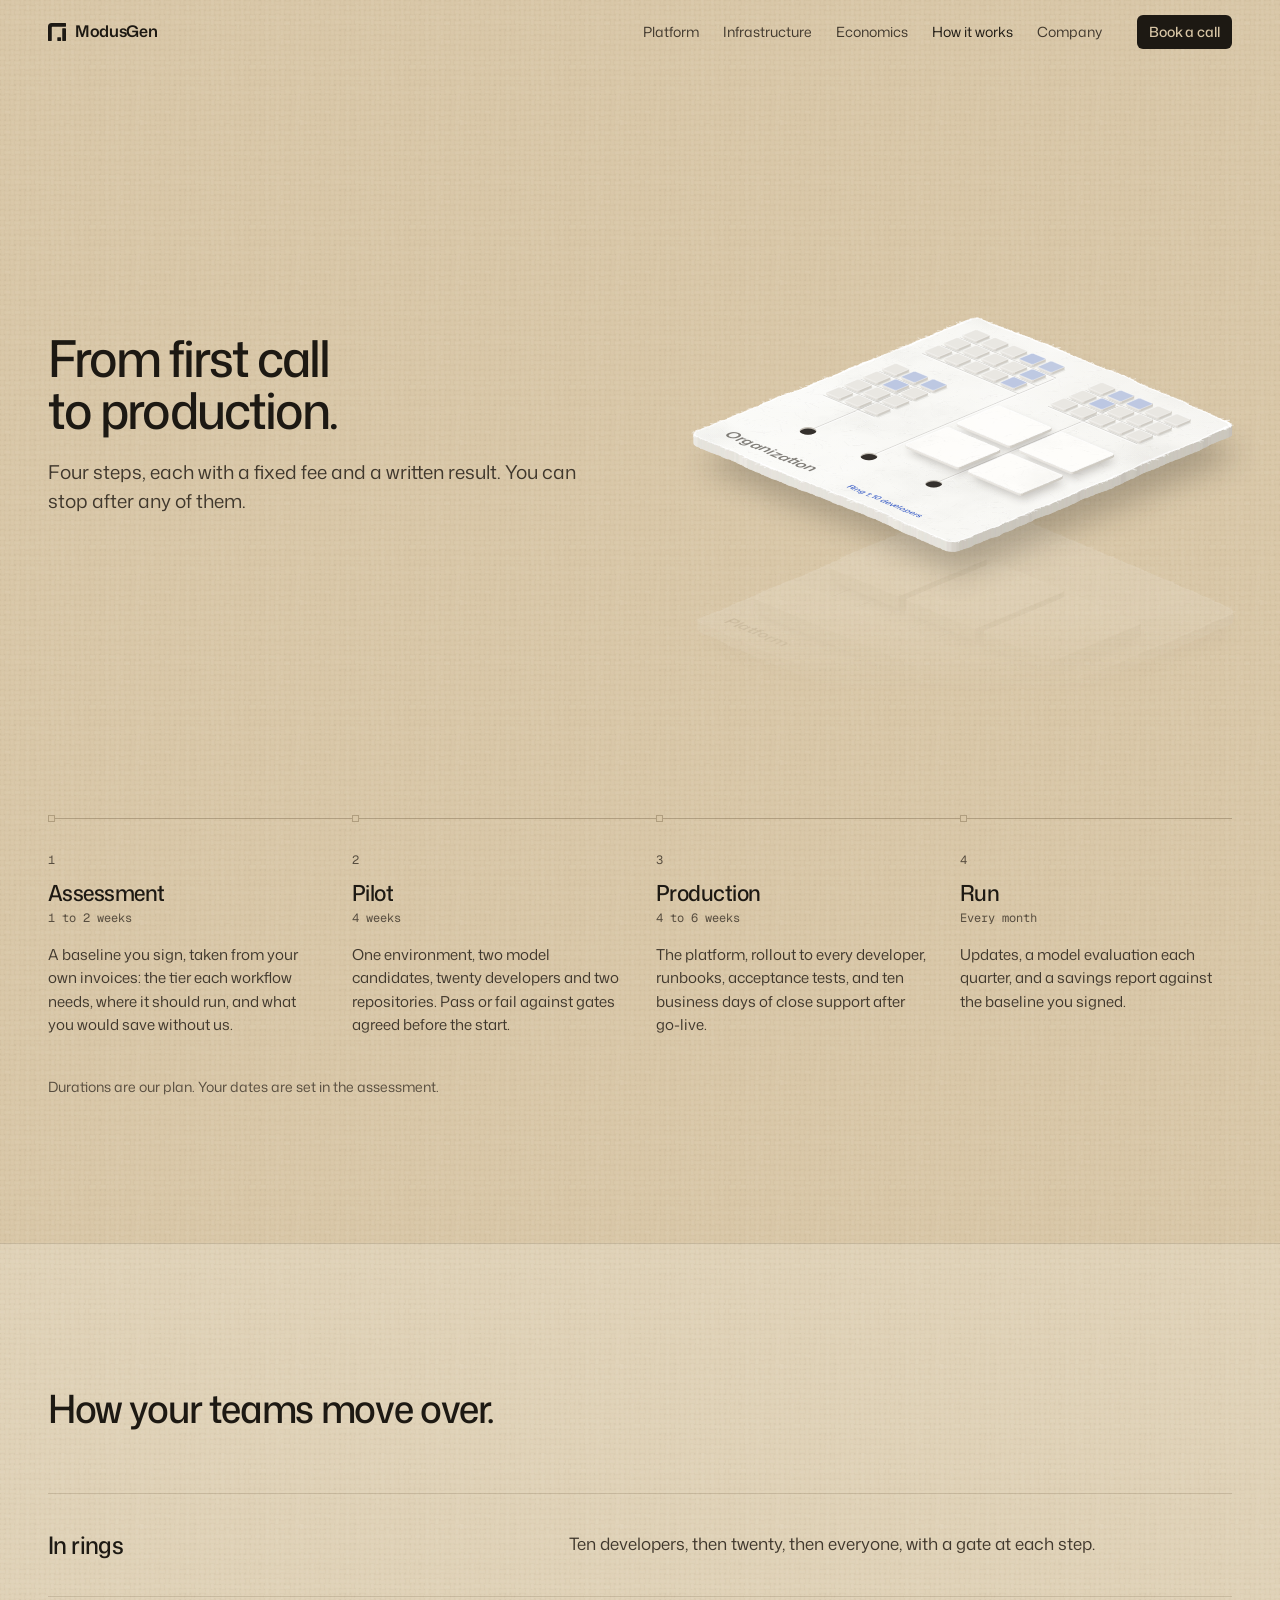
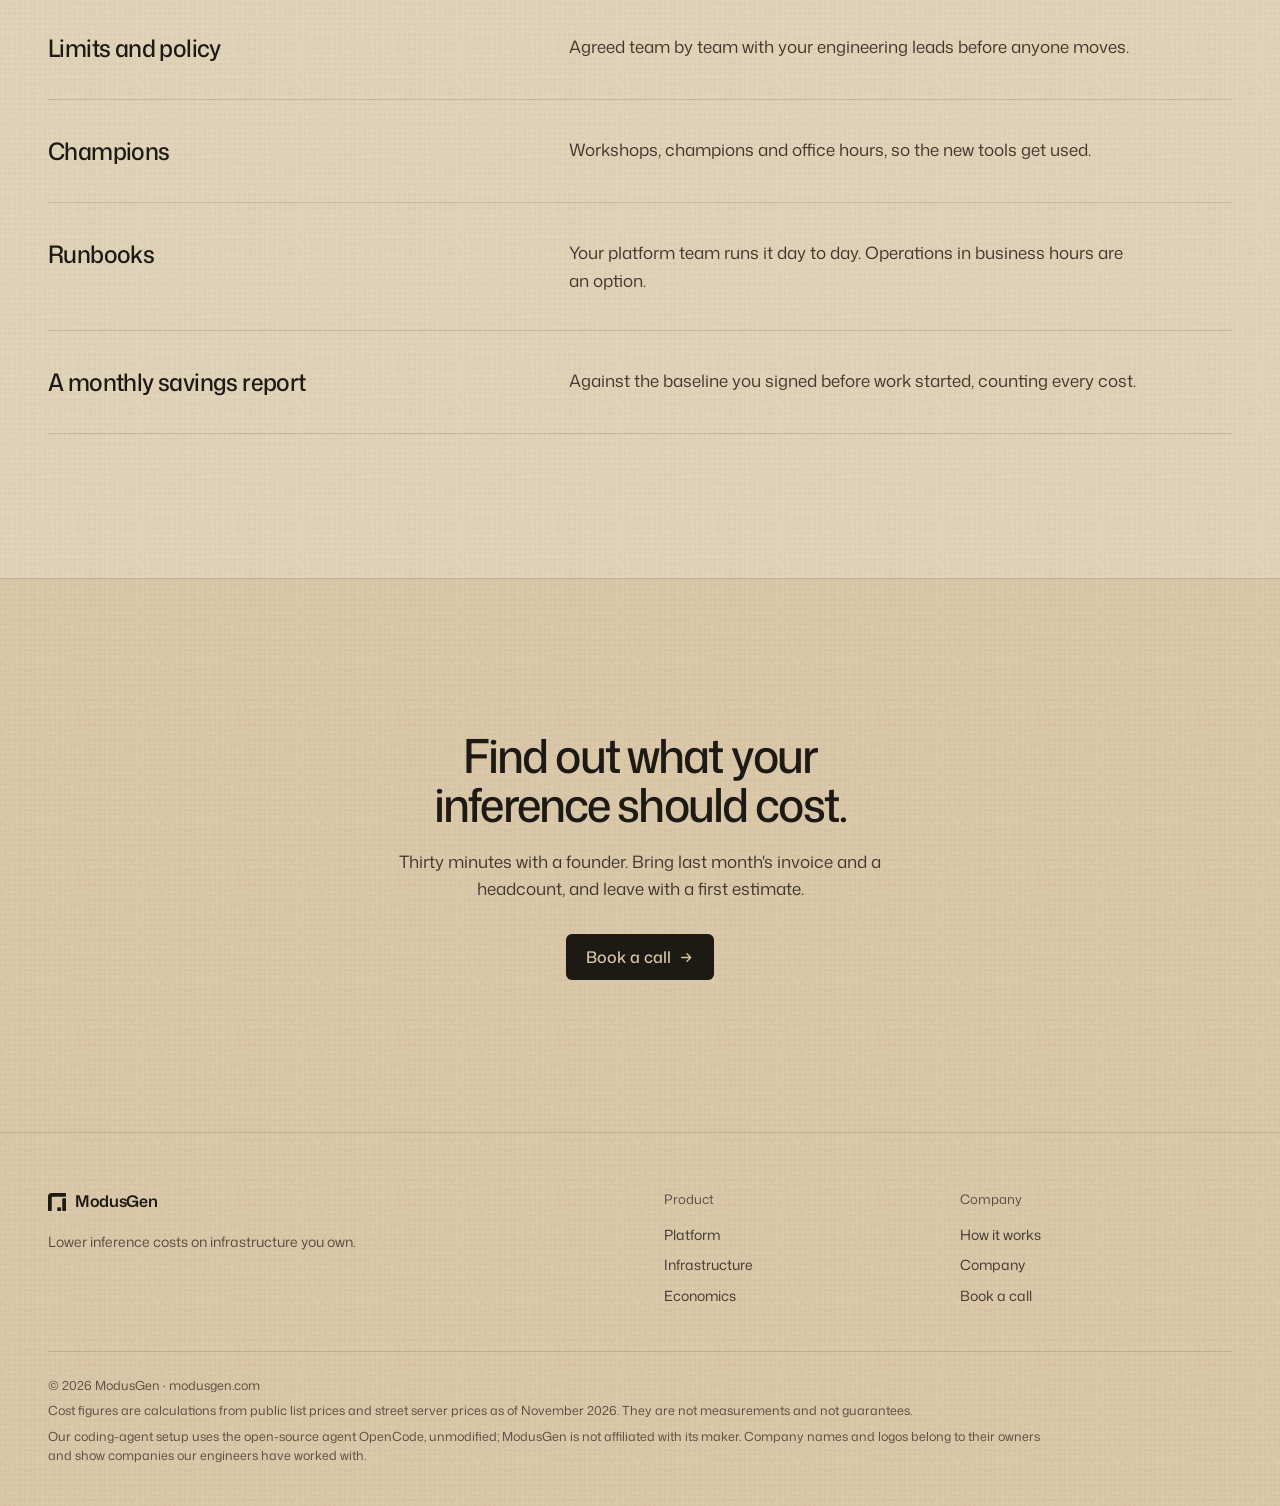
<file: how-it-works/index.html>
<!doctype html>
<html lang="en">
<head>
  <meta charset="utf-8">
  <meta name="viewport" content="width=device-width, initial-scale=1, viewport-fit=cover">
  <title>How it works · ModusGen</title>
  <meta name="description" content="Assessment, pilot, production and run: four steps, each with a fixed fee and a written result.">
  <meta name="theme-color" content="#D8C6A6">
  <meta name="color-scheme" content="dark">
  <link rel="canonical" href="https://modusgen.com/how-it-works/">
  <meta property="og:type" content="website">
  <meta property="og:site_name" content="ModusGen">
  <meta property="og:title" content="How it works · ModusGen">
  <meta property="og:description" content="Assessment, pilot, production and run: four steps, each with a fixed fee and a written result.">
  <meta property="og:url" content="https://modusgen.com/how-it-works/">
  <meta property="og:image" content="https://modusgen.com/assets/img/og.png">
  <meta property="og:image:width" content="1200">
  <meta property="og:image:height" content="630">
  <meta name="twitter:card" content="summary_large_image">
  
  <link rel="icon" href="../assets/img/favicon.svg" type="image/svg+xml">
  <link rel="apple-touch-icon" href="../assets/img/apple-touch-icon.png">
  <link rel="preload" href="../assets/fonts/MonaSans-VF-latin.woff2" as="font" type="font/woff2" crossorigin>
  <link rel="stylesheet" href="../assets/css/site.css?v=c79ebf5004">
  <script>document.documentElement.classList.add("js");</script>
  <script type="module" src="../assets/js/main.js?v=c79ebf5004"></script>
  
</head>
<body class="page--how">
  <a class="skip" href="#main">Skip to content</a>
  <header class="nav" data-nav>
    <div class="nav__inner wrap">
      <a class="brand" href="../" aria-label="ModusGen, home"><svg class="brand__mark" viewBox="0 0 24 24" aria-hidden="true" focusable="false"><path d="M0 23.4V5A5 5 0 0 1 5 0H23.4A0.6 0.6 0 0 1 24 0.6V4.4A0.6 0.6 0 0 1 23.4 5H5.6A0.6 0.6 0 0 0 5 5.6V23.4A0.6 0.6 0 0 1 4.4 24H0.6A0.6 0.6 0 0 1 0 23.4Z"/><rect x="19" y="7" width="5" height="17" rx="0.6"/><rect x="12.4" y="19" width="5" height="5" rx="0.6"/></svg><span class="brand__name">ModusGen</span></a>
      <nav class="nav__links" id="site-menu" aria-label="Main"><a href="../platform/">Platform</a><a href="../infrastructure/">Infrastructure</a><a href="../economics/">Economics</a><a href="../how-it-works/" aria-current="page">How it works</a><a href="../company/">Company</a></nav>
      <div class="nav__actions">
        <a class="btn btn--primary btn--sm" href="../book/" data-book>Book a call</a>
        <button class="nav__toggle" type="button" aria-expanded="false" aria-controls="site-menu" data-nav-toggle>
          <span class="sr">Menu</span>
          <svg viewBox="0 0 20 20" aria-hidden="true" focusable="false"><path d="M3 6.5h14M3 13.5h14"/></svg>
        </button>
      </div>
    </div>
  </header>
  <main id="main">
<section class="page-hero">
      <div class="wrap page-hero__grid">
        <div class="page-hero__copy">
          <h1 class="page-hero__title" data-lines>From first call to production.</h1>
          <p class="page-hero__lede">Four steps, each with a fixed fee and a written result. You can stop after any of them.</p>
        </div>
        <figure class="page-hero__figure">
          <div class="stack stack--page" data-stack="page" data-focus="organisation">
            <canvas class="stack__canvas" role="img" aria-label="The organization layer of the ModusGen stack: developers brought on in rings, with policy, limits, runbooks and training."></canvas>
          </div>
        </figure>
      </div>
    </section>

    <section class="section">
      <div class="wrap">
        <ol class="steps">
          <li class="step">
            <span class="step__n num">1</span>
            <h2 class="step__title">Assessment</h2>
            <p class="step__time">1 to 2 weeks</p>
            <p>A baseline you sign, taken from your own invoices: the tier each workflow needs, where it should run, and what you would save without us.</p>
          </li>
          <li class="step">
            <span class="step__n num">2</span>
            <h2 class="step__title">Pilot</h2>
            <p class="step__time">4 weeks</p>
            <p>One environment, two model candidates, twenty developers and two repositories. Pass or fail against gates agreed before the start.</p>
          </li>
          <li class="step">
            <span class="step__n num">3</span>
            <h2 class="step__title">Production</h2>
            <p class="step__time">4 to 6 weeks</p>
            <p>The platform, rollout to every developer, runbooks, acceptance tests, and ten business days of close support after go-live.</p>
          </li>
          <li class="step">
            <span class="step__n num">4</span>
            <h2 class="step__title">Run</h2>
            <p class="step__time">Every month</p>
            <p>Updates, a model evaluation each quarter, and a savings report against the baseline you signed.</p>
          </li>
        </ol>
        <p class="note">Durations are our plan. Your dates are set in the assessment.</p>
      </div>
    </section>

    <section class="section section--tint">
      <div class="wrap">
        <header class="section-head">
          <h2>How your teams move over.</h2>
        </header>
        <div class="rows">
          <article class="row">
            <h3 class="row__title">In rings</h3>
            <div class="row__body"><p>Ten developers, then twenty, then everyone, with a gate at each step.</p></div>
          </article>
          <article class="row">
            <h3 class="row__title">Limits and policy</h3>
            <div class="row__body"><p>Agreed team by team with your engineering leads before anyone moves.</p></div>
          </article>
          <article class="row">
            <h3 class="row__title">Champions</h3>
            <div class="row__body"><p>Workshops, champions and office hours, so the new tools get used.</p></div>
          </article>
          <article class="row">
            <h3 class="row__title">Runbooks</h3>
            <div class="row__body"><p>Your platform team runs it day to day. Operations in business hours are an option.</p></div>
          </article>
          <article class="row">
            <h3 class="row__title">A monthly savings report</h3>
            <div class="row__body"><p>Against the baseline you signed before work started, counting every cost.</p></div>
          </article>
        </div>
      </div>
    </section>

    <section class="cta">
      <div class="wrap cta__inner">
        <h2 class="cta__title">Find out what your inference should cost.</h2>
        <p class="cta__text">Thirty minutes with a founder. Bring last month's invoice and a headcount, and leave with a first estimate.</p>
        <a class="btn btn--primary btn--lg" href="../book/" data-book>Book a call <svg class="icon" viewBox="0 0 16 16" aria-hidden="true" focusable="false"><path d="M3 8h9.5M8.5 4l4 4-4 4"/></svg></a>
      </div>
    </section>
  </main>

  <footer class="foot">
    <div class="wrap foot__grid">
      <div class="foot__brand">
        <a class="brand" href="../" aria-label="ModusGen, home"><svg class="brand__mark" viewBox="0 0 24 24" aria-hidden="true" focusable="false"><path d="M0 23.4V5A5 5 0 0 1 5 0H23.4A0.6 0.6 0 0 1 24 0.6V4.4A0.6 0.6 0 0 1 23.4 5H5.6A0.6 0.6 0 0 0 5 5.6V23.4A0.6 0.6 0 0 1 4.4 24H0.6A0.6 0.6 0 0 1 0 23.4Z"/><rect x="19" y="7" width="5" height="17" rx="0.6"/><rect x="12.4" y="19" width="5" height="5" rx="0.6"/></svg><span class="brand__name">ModusGen</span></a>
        <p>Lower inference costs on infrastructure you own.</p>
      </div>
      <nav class="foot__nav" aria-label="Footer">
        <div>
          <p class="foot__title">Product</p>
          <a href="../platform/">Platform</a>
          <a href="../infrastructure/">Infrastructure</a>
          <a href="../economics/">Economics</a>
        </div>
        <div>
          <p class="foot__title">Company</p>
          <a href="../how-it-works/">How it works</a>
          <a href="../company/">Company</a>
          <a href="../book/" data-book>Book a call</a>
        </div>
      </nav>
      <div class="foot__legal">
        <p>© 2026 ModusGen · modusgen.com</p>
        <p>Cost figures are calculations from public list prices and street server prices as of November 2026. They are not measurements and not guarantees.</p>
        <p>Our coding-agent setup uses the open-source agent OpenCode, unmodified; ModusGen is not affiliated with its maker. Company names and logos belong to their owners and show companies our engineers have worked with.</p>
      </div>
    </div>
  </footer>
</body>
</html>
</file>
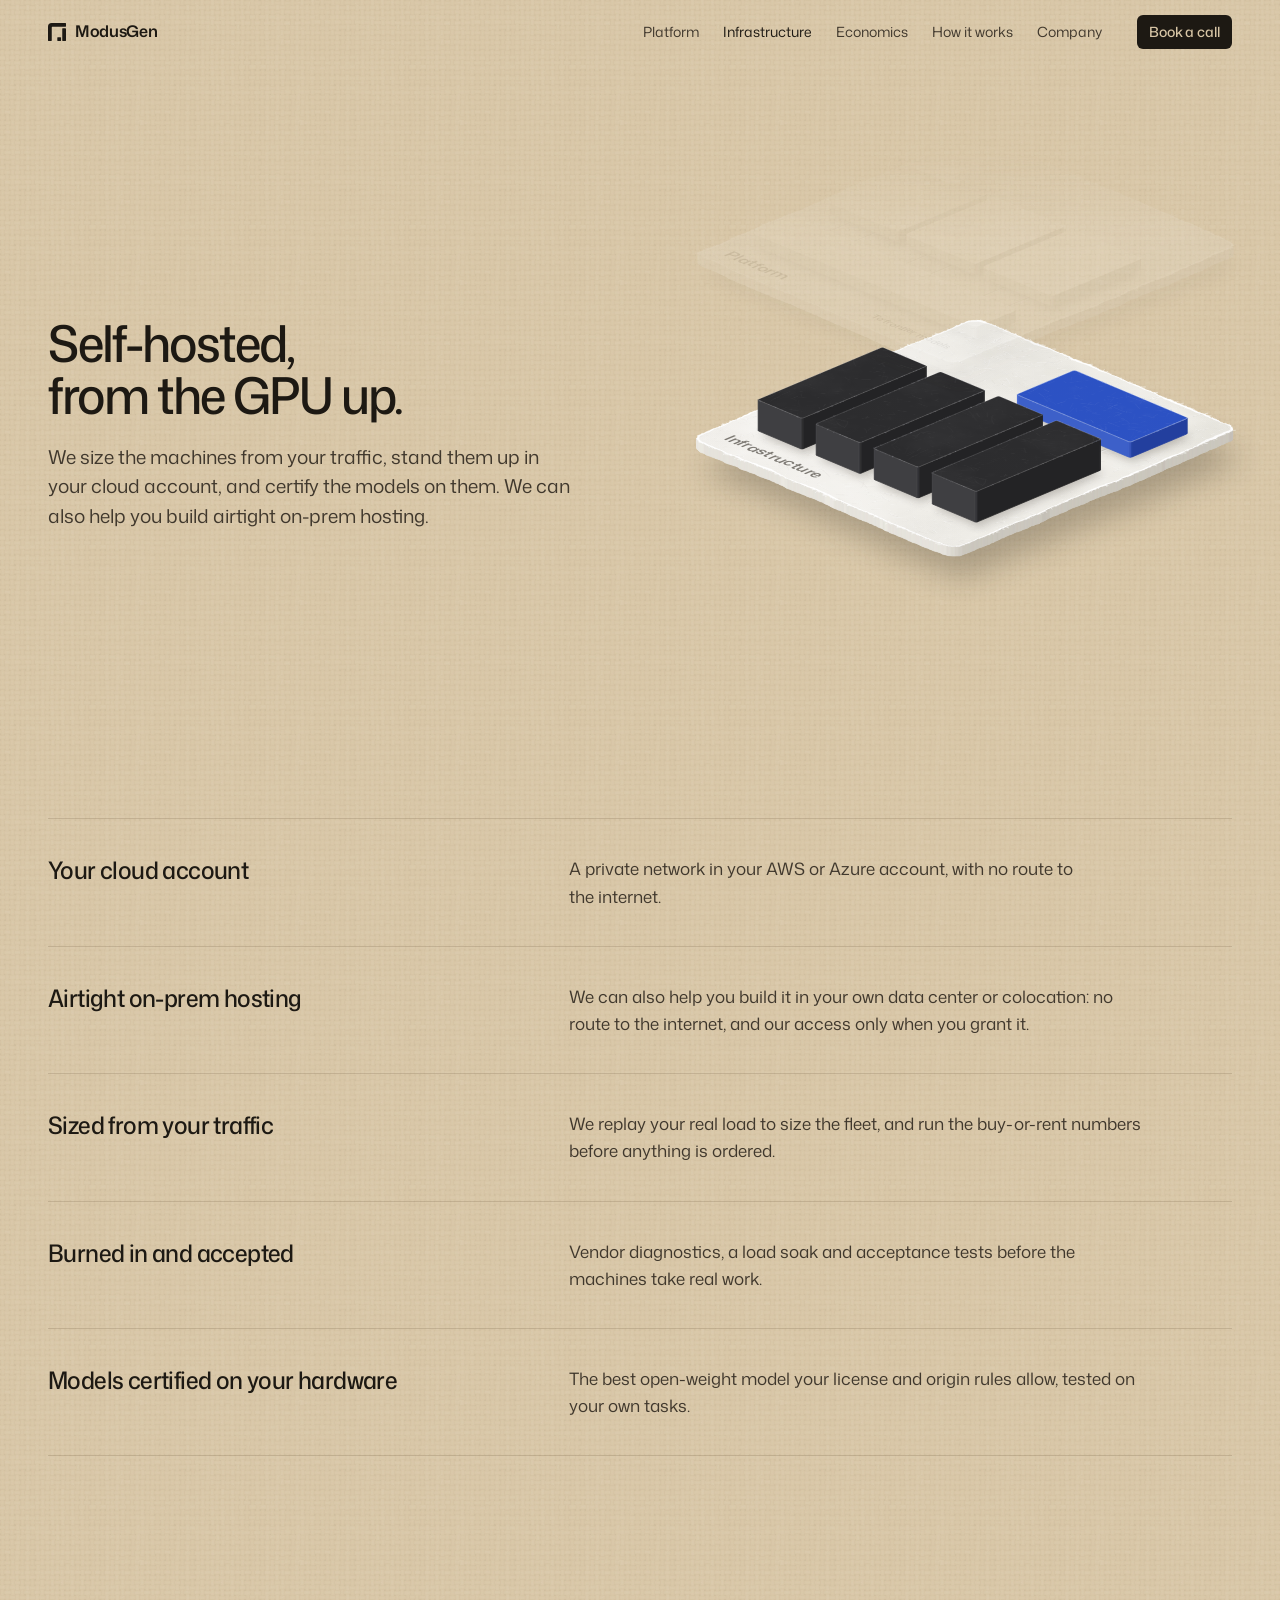
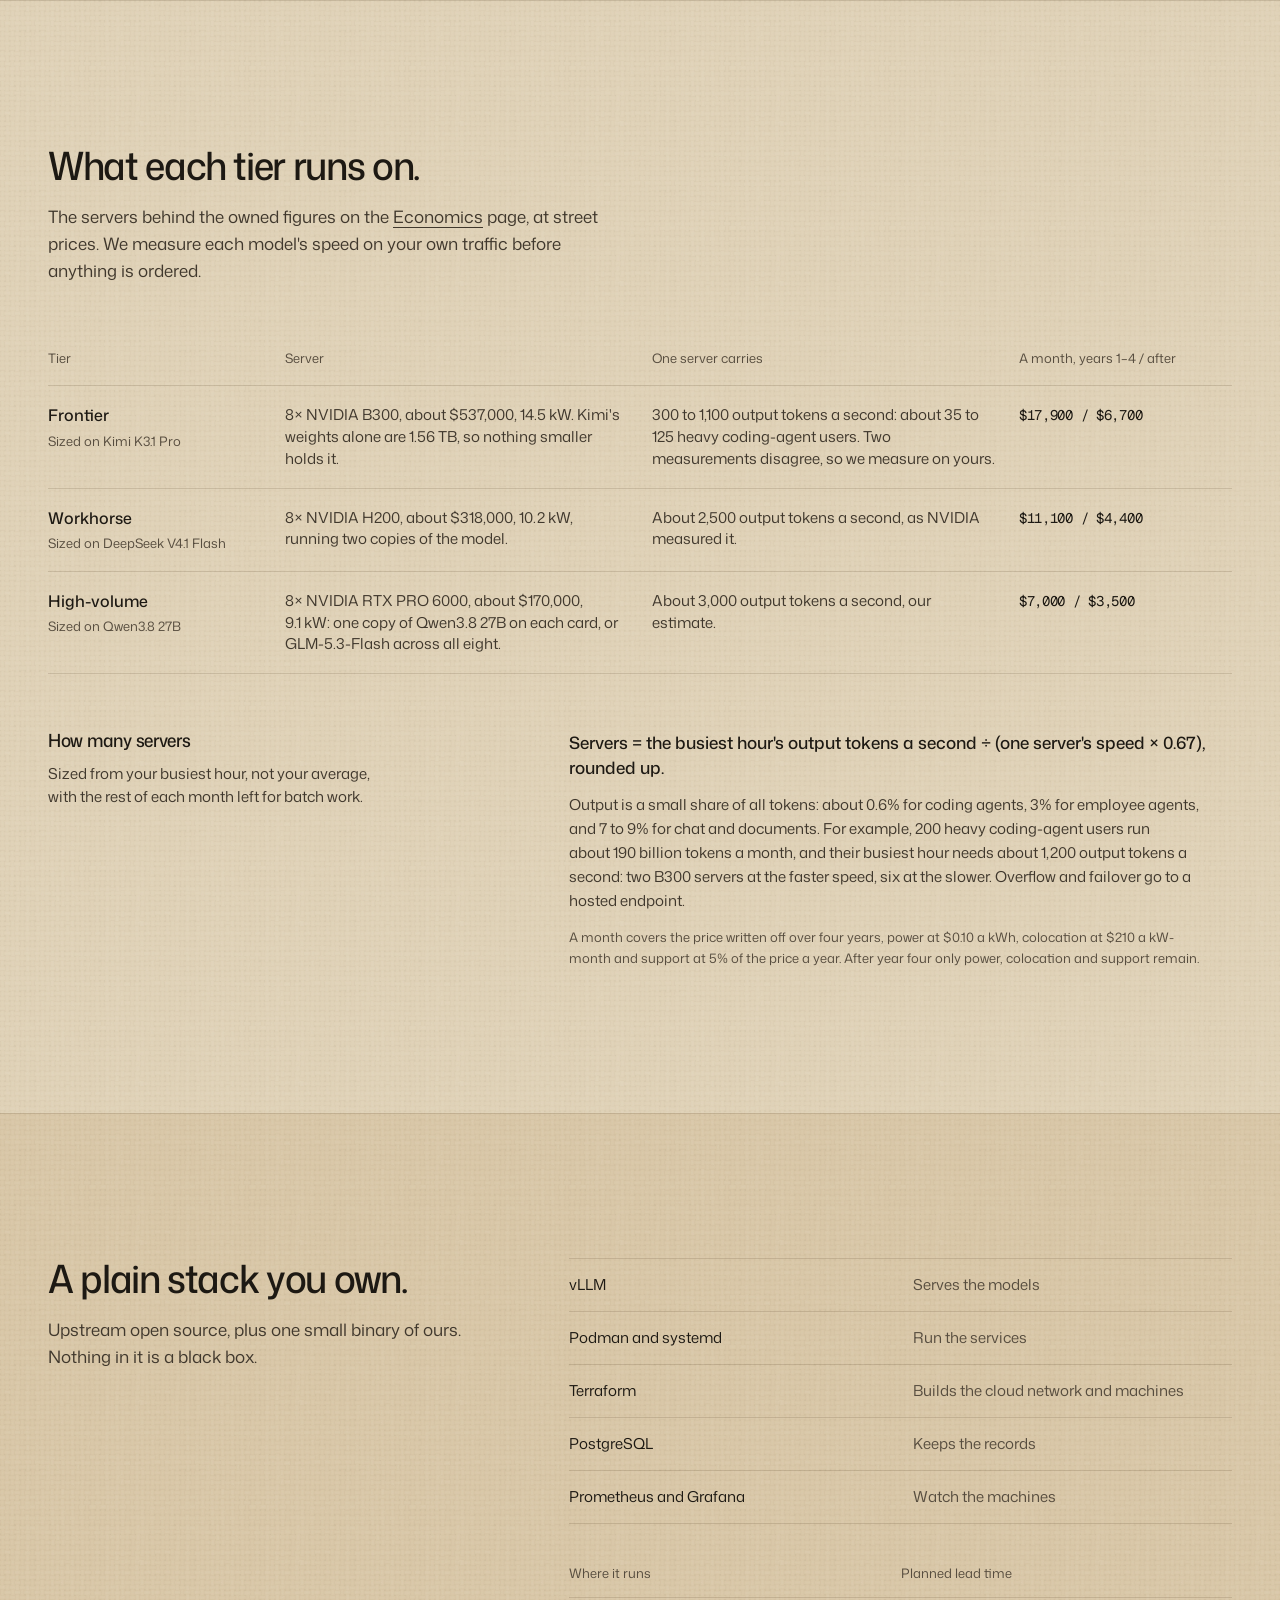
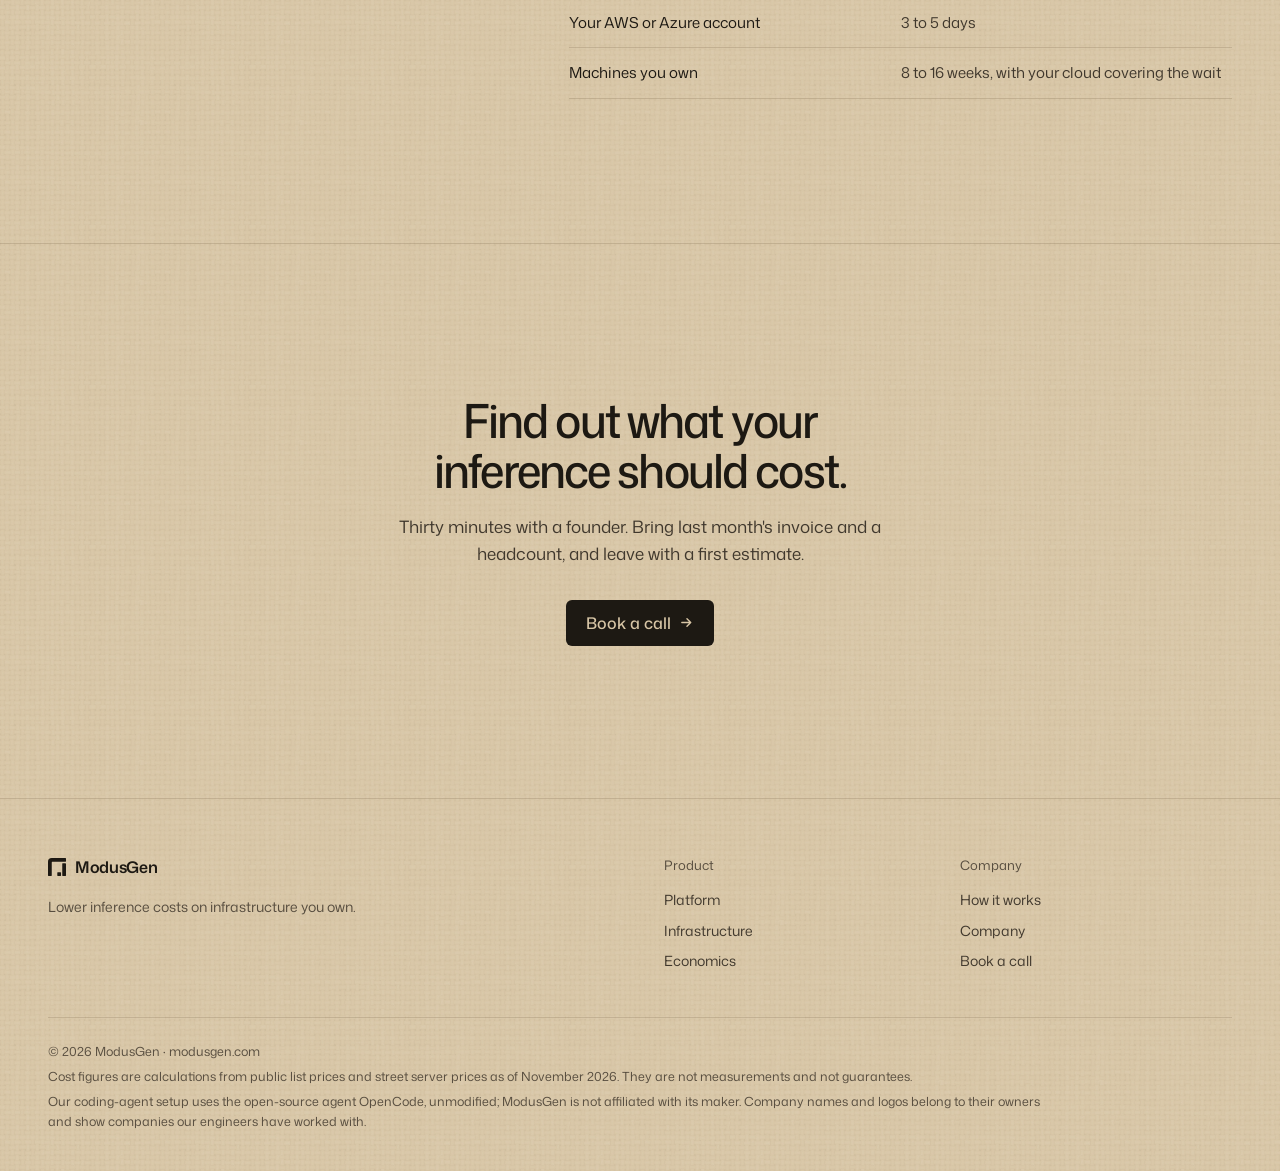
<file: infrastructure/index.html>
<!doctype html>
<html lang="en">
<head>
  <meta charset="utf-8">
  <meta name="viewport" content="width=device-width, initial-scale=1, viewport-fit=cover">
  <title>Infrastructure · ModusGen</title>
  <meta name="description" content="Open-weight models sized to your traffic, running in your cloud account or in airtight on-prem hosting we help you build.">
  <meta name="theme-color" content="#D8C6A6">
  <meta name="color-scheme" content="dark">
  <link rel="canonical" href="https://modusgen.com/infrastructure/">
  <meta property="og:type" content="website">
  <meta property="og:site_name" content="ModusGen">
  <meta property="og:title" content="Infrastructure · ModusGen">
  <meta property="og:description" content="Open-weight models sized to your traffic, running in your cloud account or in airtight on-prem hosting we help you build.">
  <meta property="og:url" content="https://modusgen.com/infrastructure/">
  <meta property="og:image" content="https://modusgen.com/assets/img/og.png">
  <meta property="og:image:width" content="1200">
  <meta property="og:image:height" content="630">
  <meta name="twitter:card" content="summary_large_image">
  
  <link rel="icon" href="../assets/img/favicon.svg" type="image/svg+xml">
  <link rel="apple-touch-icon" href="../assets/img/apple-touch-icon.png">
  <link rel="preload" href="../assets/fonts/MonaSans-VF-latin.woff2" as="font" type="font/woff2" crossorigin>
  <link rel="stylesheet" href="../assets/css/site.css?v=c79ebf5004">
  <script>document.documentElement.classList.add("js");</script>
  <script type="module" src="../assets/js/main.js?v=c79ebf5004"></script>
  
</head>
<body class="page--infrastructure">
  <a class="skip" href="#main">Skip to content</a>
  <header class="nav" data-nav>
    <div class="nav__inner wrap">
      <a class="brand" href="../" aria-label="ModusGen, home"><svg class="brand__mark" viewBox="0 0 24 24" aria-hidden="true" focusable="false"><path d="M0 23.4V5A5 5 0 0 1 5 0H23.4A0.6 0.6 0 0 1 24 0.6V4.4A0.6 0.6 0 0 1 23.4 5H5.6A0.6 0.6 0 0 0 5 5.6V23.4A0.6 0.6 0 0 1 4.4 24H0.6A0.6 0.6 0 0 1 0 23.4Z"/><rect x="19" y="7" width="5" height="17" rx="0.6"/><rect x="12.4" y="19" width="5" height="5" rx="0.6"/></svg><span class="brand__name">ModusGen</span></a>
      <nav class="nav__links" id="site-menu" aria-label="Main"><a href="../platform/">Platform</a><a href="../infrastructure/" aria-current="page">Infrastructure</a><a href="../economics/">Economics</a><a href="../how-it-works/">How it works</a><a href="../company/">Company</a></nav>
      <div class="nav__actions">
        <a class="btn btn--primary btn--sm" href="../book/" data-book>Book a call</a>
        <button class="nav__toggle" type="button" aria-expanded="false" aria-controls="site-menu" data-nav-toggle>
          <span class="sr">Menu</span>
          <svg viewBox="0 0 20 20" aria-hidden="true" focusable="false"><path d="M3 6.5h14M3 13.5h14"/></svg>
        </button>
      </div>
    </div>
  </header>
  <main id="main">
<section class="page-hero">
      <div class="wrap page-hero__grid">
        <div class="page-hero__copy">
          <h1 class="page-hero__title" data-lines>Self-hosted, from the GPU up.</h1>
          <p class="page-hero__lede">We size the machines from your traffic, stand them up in your cloud account, and certify the models on them. We can also help you build airtight on-prem hosting.</p>
        </div>
        <figure class="page-hero__figure">
          <div class="stack stack--page" data-stack="page" data-focus="hardware">
            <canvas class="stack__canvas" role="img" aria-label="The infrastructure layer of the ModusGen stack: four GPU machines and the open-weight models they serve."></canvas>
          </div>
        </figure>
      </div>
    </section>

    <section class="section">
      <div class="wrap">
        <div class="rows">
          <article class="row">
            <h2 class="row__title">Your cloud account</h2>
            <div class="row__body"><p>A private network in your AWS or Azure account, with no route to the internet.</p></div>
          </article>
          <article class="row">
            <h2 class="row__title">Airtight on-prem hosting</h2>
            <div class="row__body"><p>We can also help you build it in your own data center or colocation: no route to the internet, and our access only when you grant it.</p></div>
          </article>
          <article class="row">
            <h2 class="row__title">Sized from your traffic</h2>
            <div class="row__body"><p>We replay your real load to size the fleet, and run the buy-or-rent numbers before anything is ordered.</p></div>
          </article>
          <article class="row">
            <h2 class="row__title">Burned in and accepted</h2>
            <div class="row__body"><p>Vendor diagnostics, a load soak and acceptance tests before the machines take real work.</p></div>
          </article>
          <article class="row">
            <h2 class="row__title">Models certified on your hardware</h2>
            <div class="row__body"><p>The best open-weight model your license and origin rules allow, tested on your own tasks.</p></div>
          </article>
        </div>
      </div>
    </section>

    <section class="section section--tint" id="tiers">
      <div class="wrap">
        <header class="section-head">
          <h2>What each tier runs on.</h2>
          <p>The servers behind the owned figures on the <a href="../economics/">Economics</a> page, at street prices. We measure each model's speed on your own traffic before anything is ordered.</p>
        </header>
        <table class="spec spec--tiers">
          <caption class="sr">The server each open-weight tier runs on, what one server carries, and what it costs a month</caption>
          <thead>
            <tr><th scope="col">Tier</th><th scope="col">Server</th><th scope="col">One server carries</th><th scope="col">A month, years 1–4 / after</th></tr>
          </thead>
          <tbody>
            <tr>
              <th scope="row">Frontier<span class="spec__sub">Sized on Kimi K3.1 Pro</span></th>
              <td data-label="Server">8× NVIDIA B300, about $537,000, 14.5&nbsp;kW. Kimi's weights alone are 1.56&nbsp;TB, so nothing smaller holds it.</td>
              <td data-label="One server carries">300 to 1,100 output tokens a second: about 35 to 125 heavy coding-agent users. Two measurements disagree, so we measure on yours.</td>
              <td data-label="A month, years 1–4 / after"><span class="num">$17,900 / $6,700</span></td>
            </tr>
            <tr>
              <th scope="row">Workhorse<span class="spec__sub">Sized on DeepSeek V4.1 Flash</span></th>
              <td data-label="Server">8× NVIDIA H200, about $318,000, 10.2&nbsp;kW, running two copies of the model.</td>
              <td data-label="One server carries">About 2,500 output tokens a second, as NVIDIA measured it.</td>
              <td data-label="A month, years 1–4 / after"><span class="num">$11,100 / $4,400</span></td>
            </tr>
            <tr>
              <th scope="row">High-volume<span class="spec__sub">Sized on Qwen3.8 27B</span></th>
              <td data-label="Server">8× NVIDIA RTX PRO 6000, about $170,000, 9.1&nbsp;kW: one copy of Qwen3.8 27B on each card, or GLM-5.3-Flash across all eight.</td>
              <td data-label="One server carries">About 3,000 output tokens a second, our estimate.</td>
              <td data-label="A month, years 1–4 / after"><span class="num">$7,000 / $3,500</span></td>
            </tr>
          </tbody>
        </table>
        <div class="sizing">
          <div class="sizing__lead">
            <h3 class="sizing__title">How many servers</h3>
            <p>Sized from your busiest hour, not your average, with the rest of each month left for batch work.</p>
          </div>
          <div class="sizing__body">
            <p class="sizing__rule">Servers = the busiest hour's output tokens a second ÷ (one server's speed × 0.67), rounded up.</p>
            <p>Output is a small share of all tokens: about 0.6% for coding agents, 3% for employee agents, and 7 to 9% for chat and documents. For example, 200 heavy coding-agent users run about 190 billion tokens a month, and their busiest hour needs about 1,200 output tokens a second: two B300 servers at the faster speed, six at the slower. Overflow and failover go to a hosted endpoint.</p>
            <p class="sizing__basis">A month covers the price written off over four years, power at $0.10 a kWh, colocation at $210 a kW-month and support at 5% of the price a year. After year four only power, colocation and support remain.</p>
          </div>
        </div>
      </div>
    </section>

    <section class="section section--ruled">
      <div class="wrap split">
        <div class="split__lead">
          <h2>A plain stack you own.</h2>
          <p>Upstream open source, plus one small binary of ours. Nothing in it is a black box.</p>
        </div>
        <div class="split__body">
          <ul class="stacklist" aria-label="What the stack is built on">
            <li><span>vLLM</span><span>Serves the models</span></li>
            <li><span>Podman and systemd</span><span>Run the services</span></li>
            <li><span>Terraform</span><span>Builds the cloud network and machines</span></li>
            <li><span>PostgreSQL</span><span>Keeps the records</span></li>
            <li><span>Prometheus and Grafana</span><span>Watch the machines</span></li>
          </ul>
          <table class="spec">
            <caption class="sr">Where the models run, and the planned lead time for each</caption>
            <thead><tr><th scope="col">Where it runs</th><th scope="col">Planned lead time</th></tr></thead>
            <tbody>
              <tr><th scope="row">Your AWS or Azure account</th><td>3 to 5 days</td></tr>
              <tr><th scope="row">Machines you own</th><td>8 to 16 weeks, with your cloud covering the wait</td></tr>
            </tbody>
          </table>
        </div>
      </div>
    </section>

    <section class="cta">
      <div class="wrap cta__inner">
        <h2 class="cta__title">Find out what your inference should cost.</h2>
        <p class="cta__text">Thirty minutes with a founder. Bring last month's invoice and a headcount, and leave with a first estimate.</p>
        <a class="btn btn--primary btn--lg" href="../book/" data-book>Book a call <svg class="icon" viewBox="0 0 16 16" aria-hidden="true" focusable="false"><path d="M3 8h9.5M8.5 4l4 4-4 4"/></svg></a>
      </div>
    </section>
  </main>

  <footer class="foot">
    <div class="wrap foot__grid">
      <div class="foot__brand">
        <a class="brand" href="../" aria-label="ModusGen, home"><svg class="brand__mark" viewBox="0 0 24 24" aria-hidden="true" focusable="false"><path d="M0 23.4V5A5 5 0 0 1 5 0H23.4A0.6 0.6 0 0 1 24 0.6V4.4A0.6 0.6 0 0 1 23.4 5H5.6A0.6 0.6 0 0 0 5 5.6V23.4A0.6 0.6 0 0 1 4.4 24H0.6A0.6 0.6 0 0 1 0 23.4Z"/><rect x="19" y="7" width="5" height="17" rx="0.6"/><rect x="12.4" y="19" width="5" height="5" rx="0.6"/></svg><span class="brand__name">ModusGen</span></a>
        <p>Lower inference costs on infrastructure you own.</p>
      </div>
      <nav class="foot__nav" aria-label="Footer">
        <div>
          <p class="foot__title">Product</p>
          <a href="../platform/">Platform</a>
          <a href="../infrastructure/">Infrastructure</a>
          <a href="../economics/">Economics</a>
        </div>
        <div>
          <p class="foot__title">Company</p>
          <a href="../how-it-works/">How it works</a>
          <a href="../company/">Company</a>
          <a href="../book/" data-book>Book a call</a>
        </div>
      </nav>
      <div class="foot__legal">
        <p>© 2026 ModusGen · modusgen.com</p>
        <p>Cost figures are calculations from public list prices and street server prices as of November 2026. They are not measurements and not guarantees.</p>
        <p>Our coding-agent setup uses the open-source agent OpenCode, unmodified; ModusGen is not affiliated with its maker. Company names and logos belong to their owners and show companies our engineers have worked with.</p>
      </div>
    </div>
  </footer>
</body>
</html>
</file>
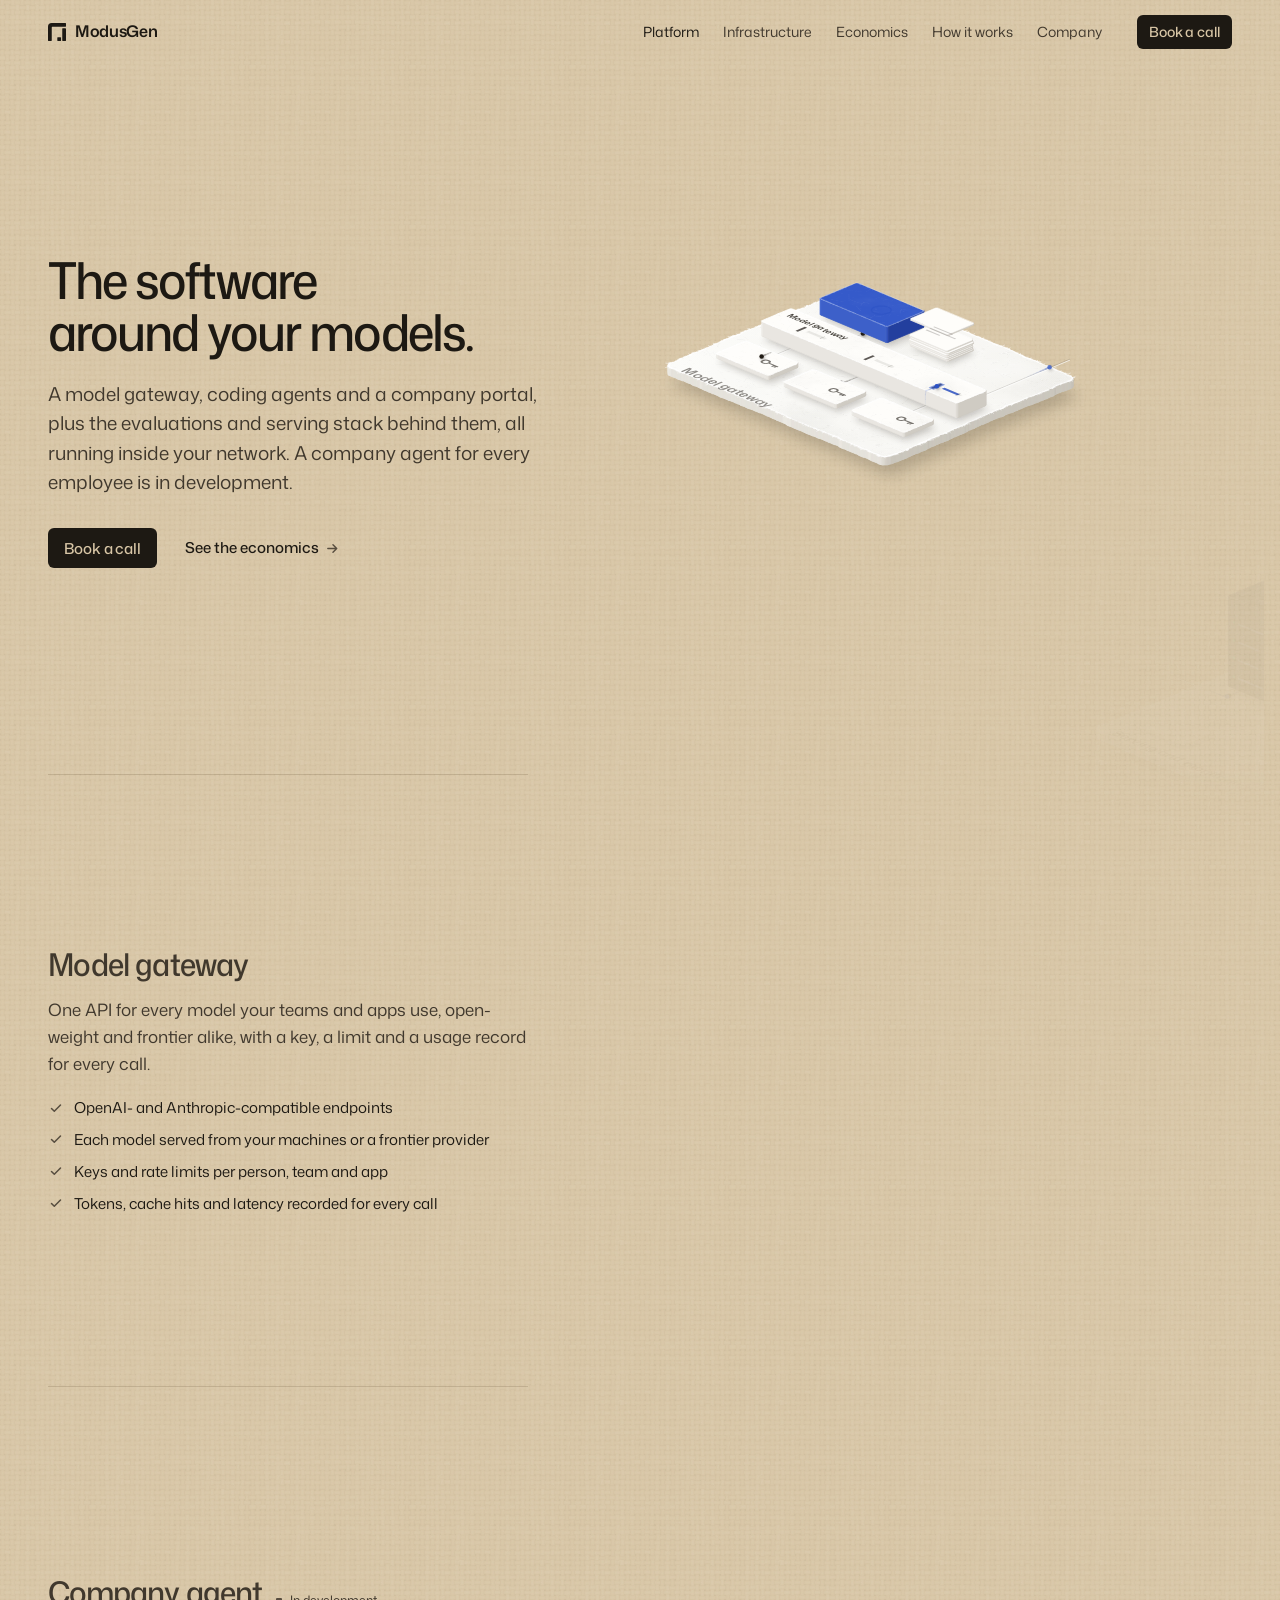
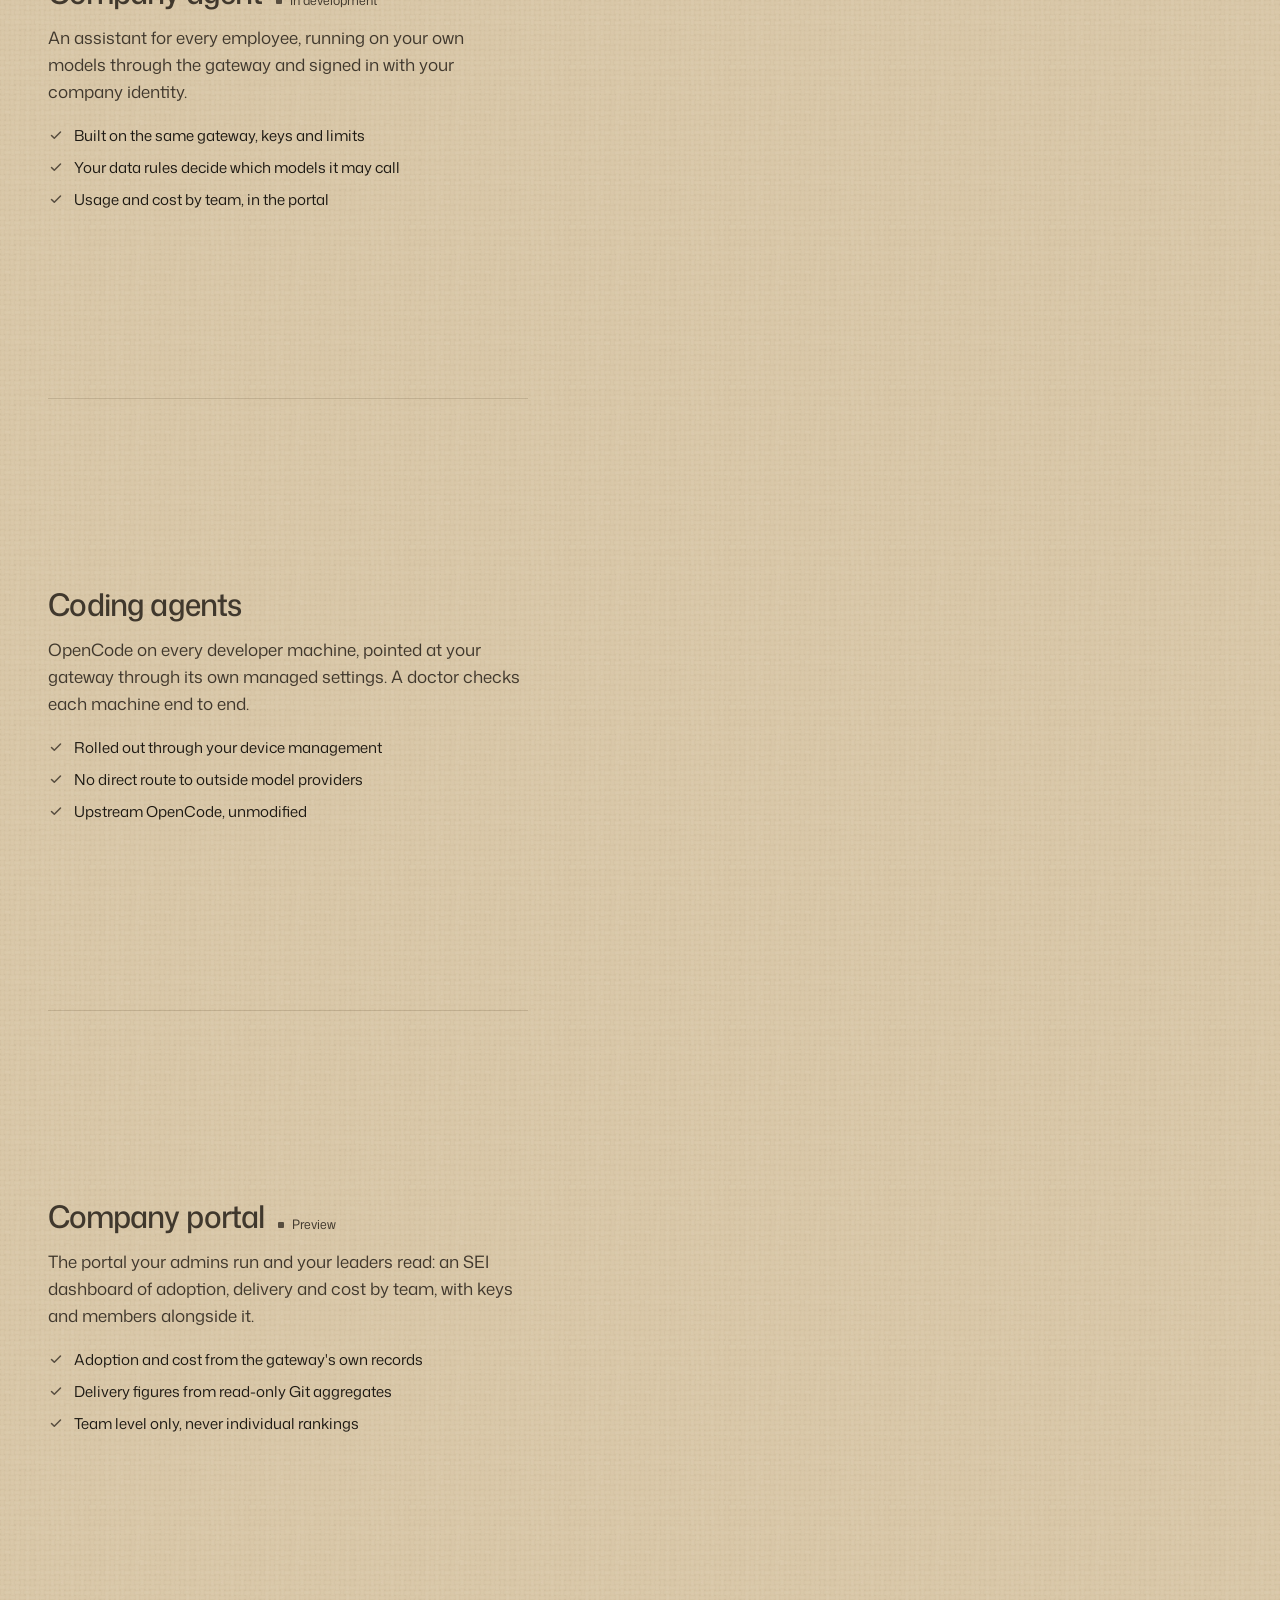
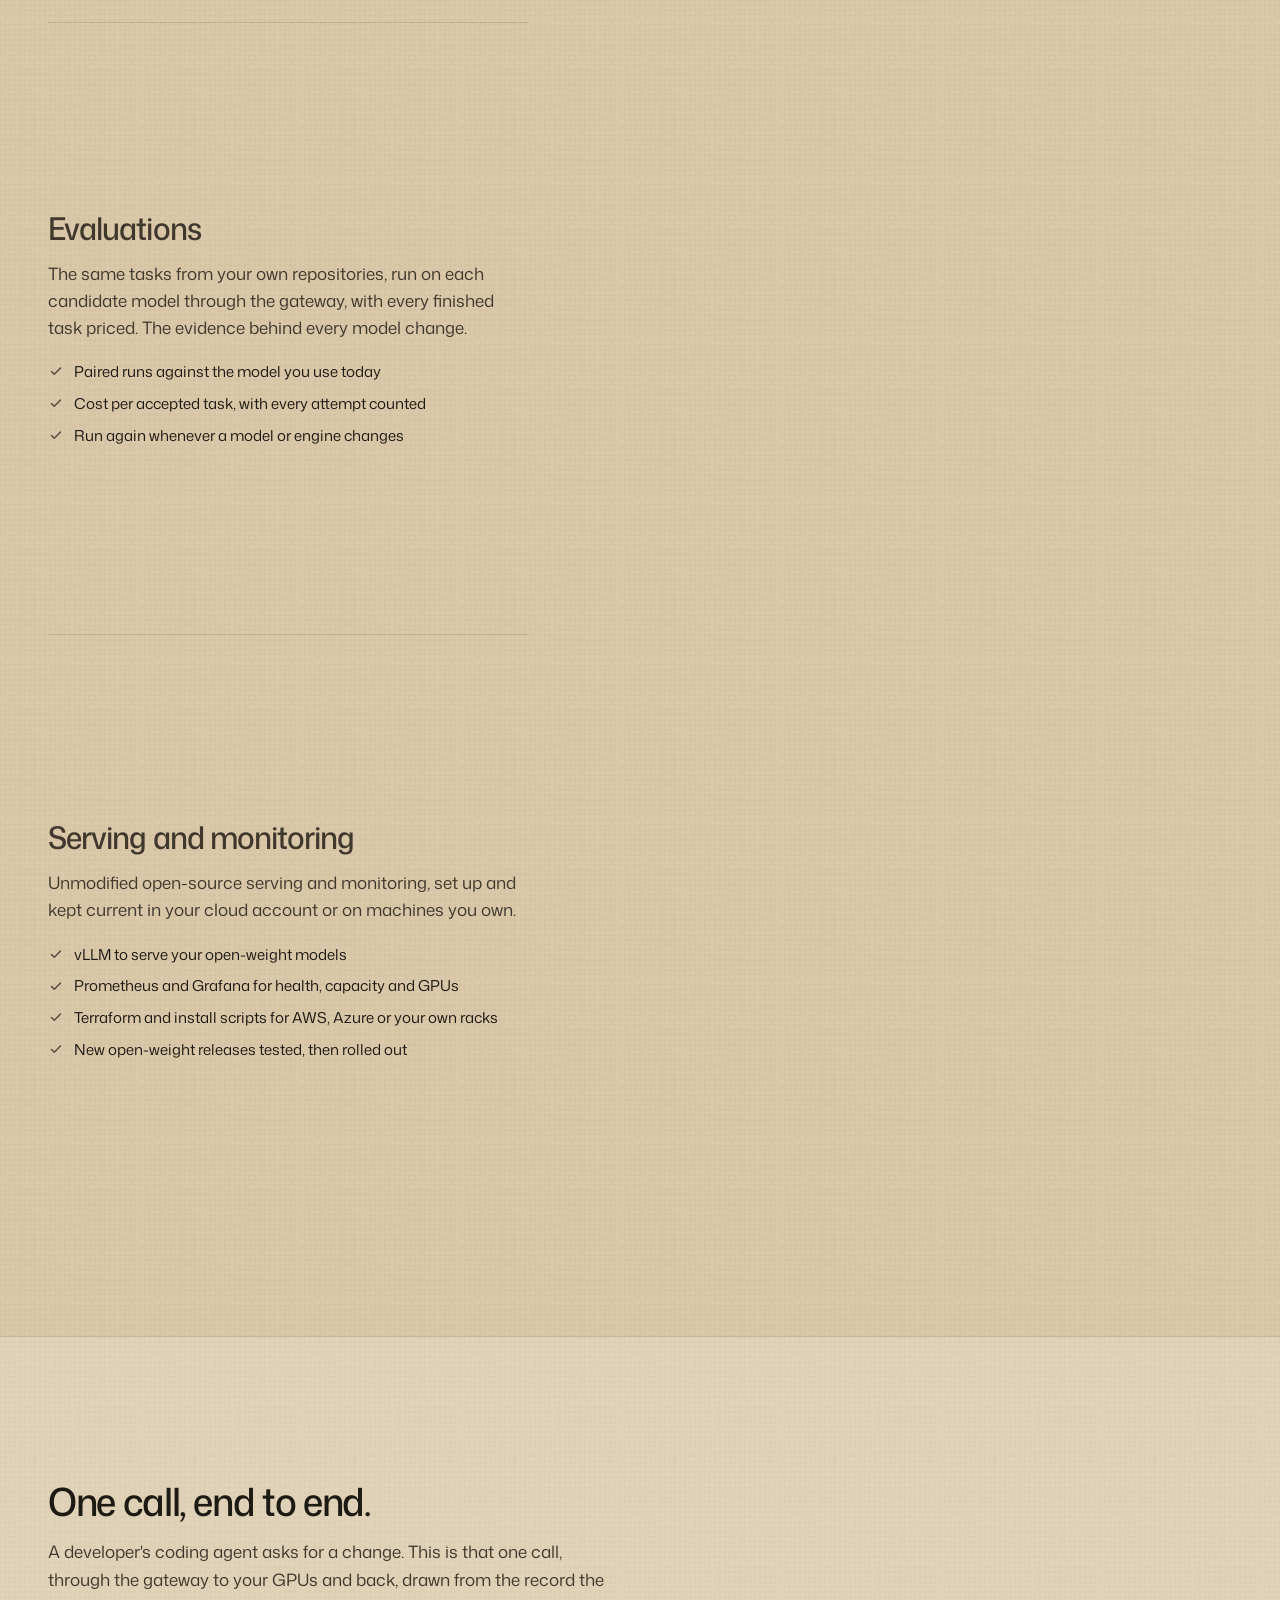
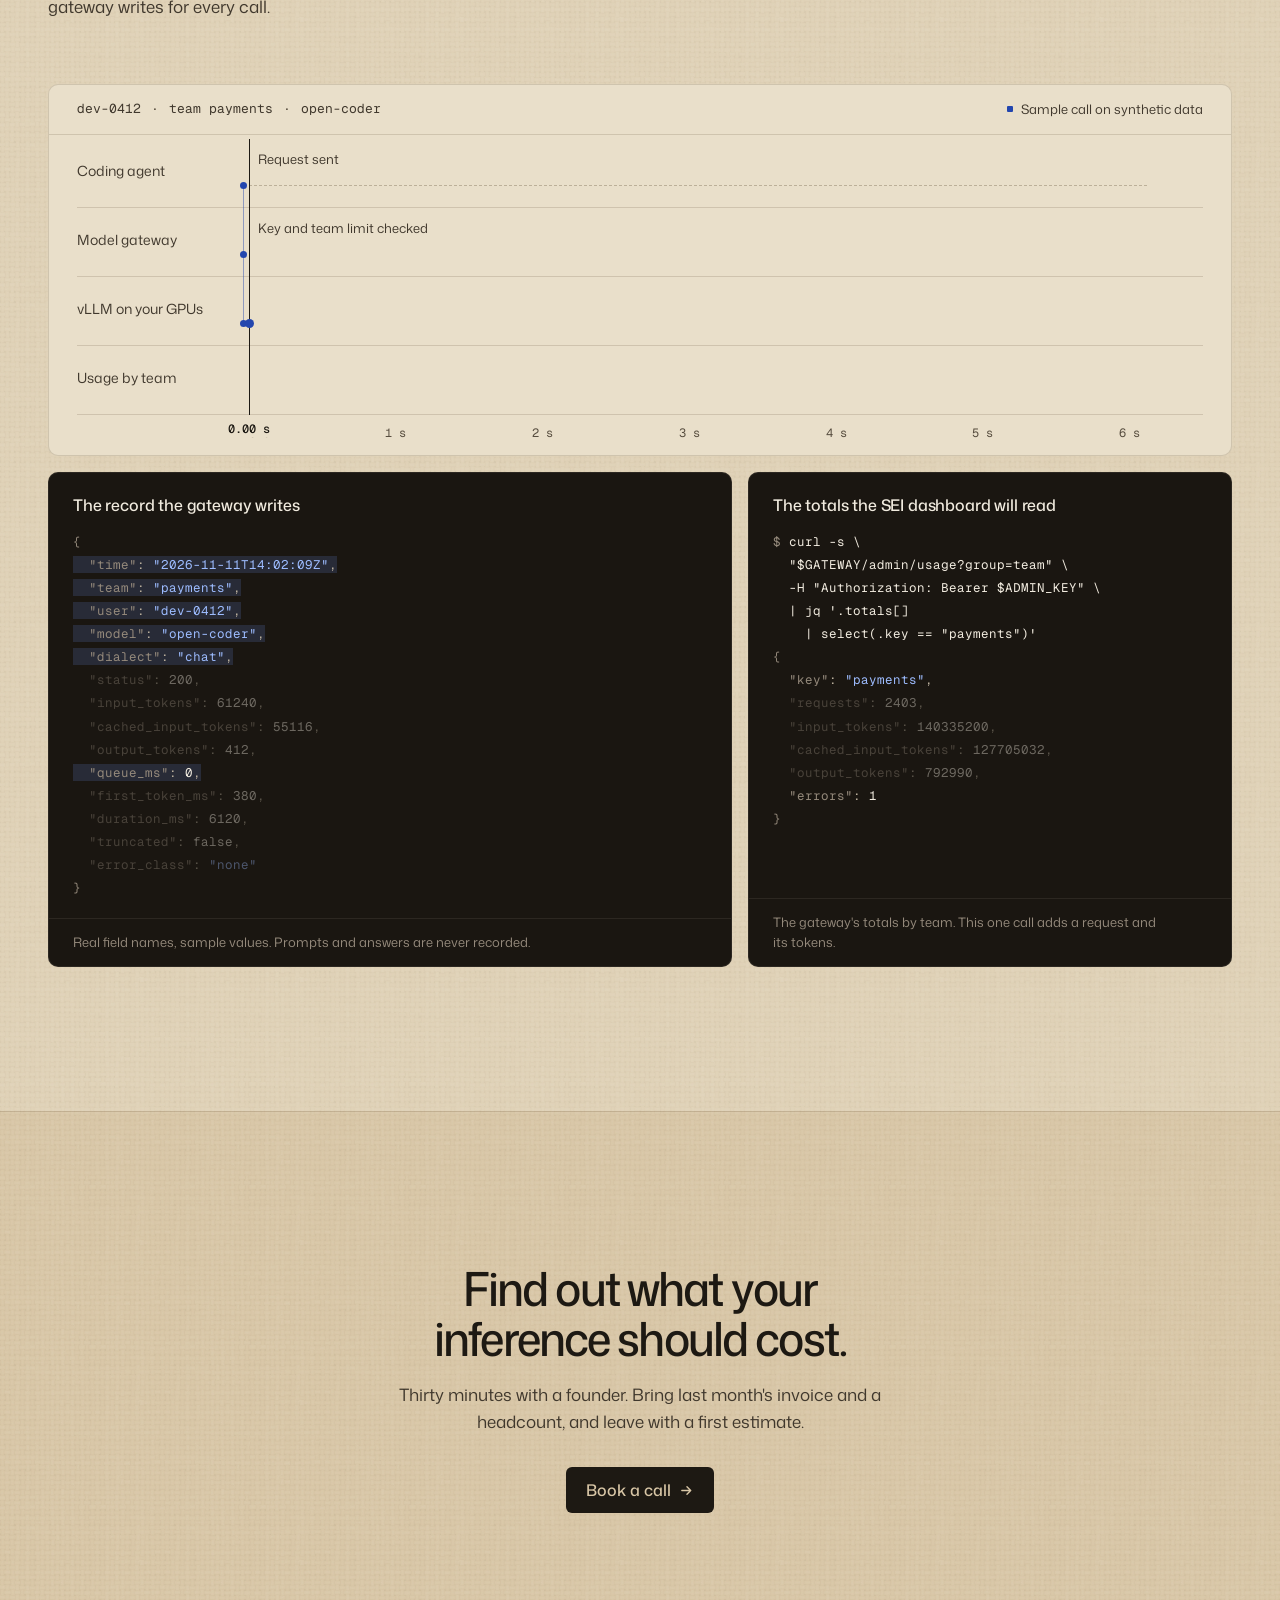
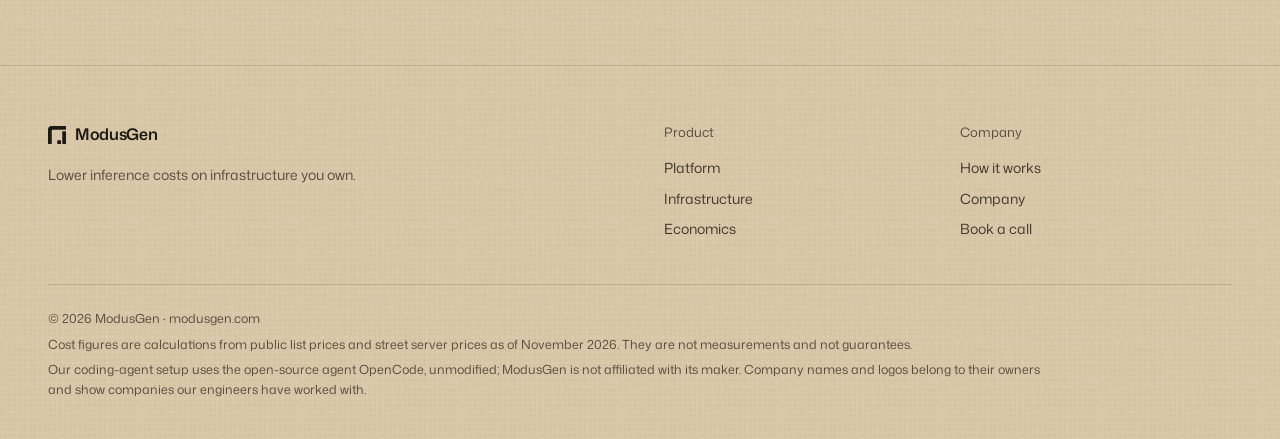
<file: platform/index.html>
<!doctype html>
<html lang="en">
<head>
  <meta charset="utf-8">
  <meta name="viewport" content="width=device-width, initial-scale=1, viewport-fit=cover">
  <title>Platform · ModusGen</title>
  <meta name="description" content="A model gateway, coding agents and a company portal, with the evaluations and serving stack behind them, all running inside your network. A company agent is in development.">
  <meta name="theme-color" content="#D8C6A6">
  <meta name="color-scheme" content="dark">
  <link rel="canonical" href="https://modusgen.com/platform/">
  <meta property="og:type" content="website">
  <meta property="og:site_name" content="ModusGen">
  <meta property="og:title" content="Platform · ModusGen">
  <meta property="og:description" content="A model gateway, coding agents and a company portal, with the evaluations and serving stack behind them, all running inside your network. A company agent is in development.">
  <meta property="og:url" content="https://modusgen.com/platform/">
  <meta property="og:image" content="https://modusgen.com/assets/img/og.png">
  <meta property="og:image:width" content="1200">
  <meta property="og:image:height" content="630">
  <meta name="twitter:card" content="summary_large_image">
  
  <link rel="icon" href="../assets/img/favicon.svg" type="image/svg+xml">
  <link rel="apple-touch-icon" href="../assets/img/apple-touch-icon.png">
  <link rel="preload" href="../assets/fonts/MonaSans-VF-latin.woff2" as="font" type="font/woff2" crossorigin>
  <link rel="stylesheet" href="../assets/css/site.css?v=c79ebf5004">
  <script>document.documentElement.classList.add("js");</script>
  <script type="module" src="../assets/js/main.js?v=c79ebf5004"></script>
  
</head>
<body class="page--platform">
  <a class="skip" href="#main">Skip to content</a>
  <header class="nav" data-nav>
    <div class="nav__inner wrap">
      <a class="brand" href="../" aria-label="ModusGen, home"><svg class="brand__mark" viewBox="0 0 24 24" aria-hidden="true" focusable="false"><path d="M0 23.4V5A5 5 0 0 1 5 0H23.4A0.6 0.6 0 0 1 24 0.6V4.4A0.6 0.6 0 0 1 23.4 5H5.6A0.6 0.6 0 0 0 5 5.6V23.4A0.6 0.6 0 0 1 4.4 24H0.6A0.6 0.6 0 0 1 0 23.4Z"/><rect x="19" y="7" width="5" height="17" rx="0.6"/><rect x="12.4" y="19" width="5" height="5" rx="0.6"/></svg><span class="brand__name">ModusGen</span></a>
      <nav class="nav__links" id="site-menu" aria-label="Main"><a href="../platform/" aria-current="page">Platform</a><a href="../infrastructure/">Infrastructure</a><a href="../economics/">Economics</a><a href="../how-it-works/">How it works</a><a href="../company/">Company</a></nav>
      <div class="nav__actions">
        <a class="btn btn--primary btn--sm" href="../book/" data-book>Book a call</a>
        <button class="nav__toggle" type="button" aria-expanded="false" aria-controls="site-menu" data-nav-toggle>
          <span class="sr">Menu</span>
          <svg viewBox="0 0 20 20" aria-hidden="true" focusable="false"><path d="M3 6.5h14M3 13.5h14"/></svg>
        </button>
      </div>
    </div>
  </header>
  <main id="main">
<div class="story wrap" data-spotlight>
      <div class="story__flow">
        <section class="soft-hero">
          <h1 class="page-hero__title" data-lines>The software around your models.</h1>
          <p class="page-hero__lede">A model gateway, coding agents and a company portal, plus the evaluations and serving stack behind them, all running inside your network. A company agent for every employee is in development.</p>
          <div class="kit kit--lineup" data-kit="lineup">
            <canvas role="img" aria-label="Six paper objects, one for each piece of ModusGen software: the model gateway, the company agent, coding agents, the company portal, evaluations, and serving and monitoring."></canvas>
          </div>
          <div class="hero__actions">
            <a class="btn btn--primary" href="../book/" data-book>Book a call</a>
            <a class="link-arrow" href="../economics/">See the economics <svg class="icon" viewBox="0 0 16 16" aria-hidden="true" focusable="false"><path d="M3 8h9.5M8.5 4l4 4-4 4"/></svg></a>
          </div>
        </section>

        <div class="pieces">
          <article class="piece" id="model-gateway" data-spot="gateway" data-reveal>
            <h2 class="piece__title">Model gateway</h2>
            <p>One API for every model your teams and apps use, open-weight and frontier alike, with a key, a limit and a usage record for every call.</p>
            <div class="kit kit--solo" data-kit="solo" data-kit-piece="gateway">
              <canvas role="img" aria-label="A paper model of the model gateway: calls from a person's, a team's and an app's keys pass its key check and rate limit, each leaves a usage record, and each goes on to your own models or out to a frontier model."></canvas>
            </div>
            <ul class="ticks">
              <li>OpenAI- and Anthropic-compatible endpoints</li>
              <li>Each model served from your machines or a frontier provider</li>
              <li>Keys and rate limits per person, team and app</li>
              <li>Tokens, cache hits and latency recorded for every call</li>
            </ul>
          </article>

          <article class="piece" id="company-agent" data-spot="agent" data-reveal>
            <h2 class="piece__title">Company agent <span class="flag">In development</span></h2>
            <p>An assistant for every employee, running on your own models through the gateway and signed in with your company identity.</p>
            <div class="kit kit--solo" data-kit="solo" data-kit-piece="agent">
              <canvas role="img" aria-label="A paper model of the company agent: an employee signs in with their company identity and asks a question, which passes your data rules on its way to your own models; the route to frontier models is closed."></canvas>
            </div>
            <ul class="ticks">
              <li>Built on the same gateway, keys and limits</li>
              <li>Your data rules decide which models it may call</li>
              <li>Usage and cost by team, in the portal</li>
            </ul>
          </article>

          <article class="piece" id="coding-agents" data-spot="coders" data-reveal>
            <h2 class="piece__title">Coding agents</h2>
            <p>OpenCode on every developer machine, pointed at your gateway through its own managed settings. A doctor checks each machine end to end.</p>
            <div class="kit kit--solo" data-kit="solo" data-kit-piece="coders">
              <canvas role="img" aria-label="A paper model of coding agents: three developer laptops running OpenCode receive managed settings, pass a doctor check, and send every call to your gateway."></canvas>
            </div>
            <ul class="ticks">
              <li>Rolled out through your device management</li>
              <li>No direct route to outside model providers</li>
              <li>Upstream OpenCode, unmodified</li>
            </ul>
          </article>

          <article class="piece" id="company-portal" data-spot="portal" data-reveal>
            <h2 class="piece__title">Company portal <span class="flag">Preview</span></h2>
            <p>The portal your admins run and your leaders read: an SEI dashboard of adoption, delivery and cost by team, with keys and members alongside it.</p>
            <div class="kit kit--solo" data-kit="solo" data-kit-piece="portal">
              <canvas role="img" aria-label="A paper model of the company portal: gateway records and read-only Git figures feed a dashboard of weekly active developers by team, with delivery charted behind it and members and keys beside it."></canvas>
            </div>
            <ul class="ticks">
              <li>Adoption and cost from the gateway's own records</li>
              <li>Delivery figures from read-only Git aggregates</li>
              <li>Team level only, never individual rankings</li>
            </ul>
          </article>

          <article class="piece" id="evaluations" data-spot="evals" data-reveal>
            <h2 class="piece__title">Evaluations</h2>
            <p>The same tasks from your own repositories, run on each candidate model through the gateway, with every finished task priced. The evidence behind every model change.</p>
            <div class="kit kit--solo" data-kit="solo" data-kit-piece="evals">
              <canvas role="img" aria-label="A paper model of evaluations: each task from your repositories runs on today's model and on a candidate side by side, and every attempt is priced into a cost per accepted task."></canvas>
            </div>
            <ul class="ticks">
              <li>Paired runs against the model you use today</li>
              <li>Cost per accepted task, with every attempt counted</li>
              <li>Run again whenever a model or engine changes</li>
            </ul>
          </article>

          <article class="piece" id="serving" data-spot="serving" data-reveal>
            <h2 class="piece__title">Serving and monitoring</h2>
            <p>Unmodified open-source serving and monitoring, set up and kept current in your cloud account or on machines you own.</p>
            <div class="kit kit--solo" data-kit="solo" data-kit-piece="serving">
              <canvas role="img" aria-label="A paper model of serving and monitoring: a vLLM rack of GPUs answers requests, a screen charts GPU use and requests, and a new open-weight release passes its tests before it is rolled into the rack."></canvas>
            </div>
            <ul class="ticks">
              <li>vLLM to serve your open-weight models</li>
              <li>Prometheus and Grafana for health, capacity and GPUs</li>
              <li>Terraform and install scripts for AWS, Azure or your own racks</li>
              <li>New open-weight releases tested, then rolled out</li>
            </ul>
          </article>
        </div>
      </div>

      <div class="story__stage" data-spot-stage>
        <div class="kit kit--stage" data-kit="stage">
          <canvas role="img" aria-label="The six pieces of ModusGen software as paper objects. The piece being read is shown; as you scroll, it lifts away and the next one drops in."></canvas>
        </div>
        <nav class="tour__nav spot__nav" aria-label="The software">
          <a href="#model-gateway" data-spot-mark="model-gateway">Gateway</a>
          <a href="#company-agent" data-spot-mark="company-agent">Company agent</a>
          <a href="#coding-agents" data-spot-mark="coding-agents">Coding agents</a>
          <a href="#company-portal" data-spot-mark="company-portal">Portal</a>
          <a href="#evaluations" data-spot-mark="evaluations">Evaluations</a>
          <a href="#serving" data-spot-mark="serving">Serving</a>
        </nav>
      </div>
    </div>

    <section class="section section--tint call" id="one-call">
      <div class="wrap">
        <header class="section-head">
          <h2>One call, end to end.</h2>
          <p>A developer's coding agent asks for a change. This is that one call, through the gateway to your GPUs and back, drawn from the record the gateway writes for every call.</p>
        </header>

        <figure class="trace" data-trace>
          <div class="trace__bar">
            <p class="trace__who"><span>dev-0412</span><span>team payments</span><span>open-coder</span></p>
            <p class="flag">Sample call on synthetic data</p>
          </div>
          <div class="trace__plot">
            <ol class="trace__lanes">
              <li class="lane">
                <span class="lane__name">Coding agent</span>
                <div class="lane__track">
                  <span class="lane__wait" style="--a: 0; --b: 6120"></span>
                  <span class="ev" style="--t: 0" data-ev="sent">Request sent</span>
                  <span class="ev ev--end" style="--t: 6120" data-ev="shown">Answer shown</span>
                </div>
              </li>
              <li class="lane">
                <span class="lane__name">Model gateway</span>
                <div class="lane__track">
                  <span class="ev" style="--t: 0" data-ev="check">Key and team limit checked</span>
                  <span class="ev ev--end" style="--t: 6120" data-ev="record">Record written</span>
                </div>
              </li>
              <li class="lane">
                <span class="lane__name">vLLM on your GPUs</span>
                <div class="lane__track">
                  <span class="span span--first" style="--a: 0; --b: 380"></span>
                  <span class="span" style="--a: 380; --b: 6120"></span>
                  <span class="ev" style="--t: 380" data-ev="first">First token 380 ms, then 412 tokens out</span>
                </div>
              </li>
              <li class="lane">
                <span class="lane__name">Usage by team</span>
                <div class="lane__track">
                  <span class="ev ev--end" style="--t: 6120" data-ev="totals">payments: 2,404 requests</span>
                </div>
              </li>
            </ol>
            <div class="trace__axis" aria-hidden="true">
              <span style="--t: 0">0 s</span>
              <span style="--t: 1000">1 s</span>
              <span style="--t: 2000">2 s</span>
              <span style="--t: 3000">3 s</span>
              <span style="--t: 4000">4 s</span>
              <span style="--t: 5000">5 s</span>
              <span style="--t: 6000">6 s</span>
            </div>
            <span class="hop" data-hop="out" style="--t: 0; --nudge: -6px" aria-hidden="true"></span>
            <span class="hop" data-hop="back" style="--t: 6120; --nudge: 6px" aria-hidden="true"></span>
            <span class="trace__cursor" aria-hidden="true"><span class="trace__now">0.00 s</span></span>
            <span class="trace__dot" aria-hidden="true"></span>
          </div>
          <figcaption class="sr">One coding-agent call: sent at 0 seconds; the gateway checks the key and the team's limit; vLLM sends the first token after 380 milliseconds and finishes at 6.12 seconds with 412 tokens; the gateway writes its record, and the payments team's totals rise to 2,404 requests.</figcaption>
        </figure>

        <div class="call__below">
          <div class="panel record" data-record>
            <h3 class="panel__title">The record the gateway writes</h3>
<pre class="record__json" aria-label="The usage record for this call"><span class="j-p">{</span>
<span class="jl" data-at="check">  <span class="j-k">"time"</span>: <span class="j-s">"2026-11-11T14:02:09Z"</span>,</span>
<span class="jl" data-at="check">  <span class="j-k">"team"</span>: <span class="j-s">"payments"</span>,</span>
<span class="jl" data-at="check">  <span class="j-k">"user"</span>: <span class="j-s">"dev-0412"</span>,</span>
<span class="jl" data-at="check">  <span class="j-k">"model"</span>: <span class="j-s">"open-coder"</span>,</span>
<span class="jl" data-at="check">  <span class="j-k">"dialect"</span>: <span class="j-s">"chat"</span>,</span>
<span class="jl" data-at="record">  <span class="j-k">"status"</span>: <span class="j-n">200</span>,</span>
<span class="jl" data-at="record">  <span class="j-k">"input_tokens"</span>: <span class="j-n">61240</span>,</span>
<span class="jl" data-at="record">  <span class="j-k">"cached_input_tokens"</span>: <span class="j-n">55116</span>,</span>
<span class="jl" data-at="record">  <span class="j-k">"output_tokens"</span>: <span class="j-n">412</span>,</span>
<span class="jl" data-at="check">  <span class="j-k">"queue_ms"</span>: <span class="j-n">0</span>,</span>
<span class="jl" data-at="first">  <span class="j-k">"first_token_ms"</span>: <span class="j-n">380</span>,</span>
<span class="jl" data-at="record">  <span class="j-k">"duration_ms"</span>: <span class="j-n">6120</span>,</span>
<span class="jl" data-at="record">  <span class="j-k">"truncated"</span>: <span class="j-b">false</span>,</span>
<span class="jl" data-at="record">  <span class="j-k">"error_class"</span>: <span class="j-s">"none"</span></span>
<span class="j-p">}</span></pre>
            <p class="panel__note">Real field names, sample values. Prompts and answers are never recorded.</p>
          </div>
          <div class="panel record totals" data-totals>
            <h3 class="panel__title">The totals the SEI dashboard will read</h3>
<pre class="record__json"><span class="t-cmd"><span class="t-ps">$</span> curl -s \
  "$GATEWAY/admin/usage?group=team" \
  -H "Authorization: Bearer $ADMIN_KEY" \
  | jq '.totals[]
    | select(.key == "payments")'</span>
<span class="j-p">{</span>
  <span class="j-k">"key"</span>: <span class="j-s">"payments"</span>,
<span class="jl" data-at="totals">  <span class="j-k">"requests"</span>: <b class="tn j-n" data-to="2404">2403</b>,</span>
<span class="jl" data-at="totals">  <span class="j-k">"input_tokens"</span>: <b class="tn j-n" data-to="140396440">140335200</b>,</span>
<span class="jl" data-at="totals">  <span class="j-k">"cached_input_tokens"</span>: <b class="tn j-n" data-to="127760148">127705032</b>,</span>
<span class="jl" data-at="totals">  <span class="j-k">"output_tokens"</span>: <b class="tn j-n" data-to="793402">792990</b>,</span>
  <span class="j-k">"errors"</span>: <span class="j-n">1</span>
<span class="j-p">}</span></pre>
            <p class="panel__note">The gateway's totals by team. This one call adds a request and its tokens.</p>
          </div>
        </div>
      </div>
    </section>

    <section class="cta">
      <div class="wrap cta__inner">
        <h2 class="cta__title">Find out what your inference should cost.</h2>
        <p class="cta__text">Thirty minutes with a founder. Bring last month's invoice and a headcount, and leave with a first estimate.</p>
        <a class="btn btn--primary btn--lg" href="../book/" data-book>Book a call <svg class="icon" viewBox="0 0 16 16" aria-hidden="true" focusable="false"><path d="M3 8h9.5M8.5 4l4 4-4 4"/></svg></a>
      </div>
    </section>
  </main>

  <footer class="foot">
    <div class="wrap foot__grid">
      <div class="foot__brand">
        <a class="brand" href="../" aria-label="ModusGen, home"><svg class="brand__mark" viewBox="0 0 24 24" aria-hidden="true" focusable="false"><path d="M0 23.4V5A5 5 0 0 1 5 0H23.4A0.6 0.6 0 0 1 24 0.6V4.4A0.6 0.6 0 0 1 23.4 5H5.6A0.6 0.6 0 0 0 5 5.6V23.4A0.6 0.6 0 0 1 4.4 24H0.6A0.6 0.6 0 0 1 0 23.4Z"/><rect x="19" y="7" width="5" height="17" rx="0.6"/><rect x="12.4" y="19" width="5" height="5" rx="0.6"/></svg><span class="brand__name">ModusGen</span></a>
        <p>Lower inference costs on infrastructure you own.</p>
      </div>
      <nav class="foot__nav" aria-label="Footer">
        <div>
          <p class="foot__title">Product</p>
          <a href="../platform/">Platform</a>
          <a href="../infrastructure/">Infrastructure</a>
          <a href="../economics/">Economics</a>
        </div>
        <div>
          <p class="foot__title">Company</p>
          <a href="../how-it-works/">How it works</a>
          <a href="../company/">Company</a>
          <a href="../book/" data-book>Book a call</a>
        </div>
      </nav>
      <div class="foot__legal">
        <p>© 2026 ModusGen · modusgen.com</p>
        <p>Cost figures are calculations from public list prices and street server prices as of November 2026. They are not measurements and not guarantees.</p>
        <p>Our coding-agent setup uses the open-source agent OpenCode, unmodified; ModusGen is not affiliated with its maker. Company names and logos belong to their owners and show companies our engineers have worked with.</p>
      </div>
    </div>
  </footer>
</body>
</html>
</file>
<file: assets/css/site.css>
/* ModusGen: modusgen.com
   One stylesheet for every page. Order: fonts, tokens, base, shared pieces,
   the home page, the inner pages, then motion and preferences. */

/* ------------------------------------------------------------------ fonts */

@font-face {
  font-family: "Mona Sans";
  src: url("../fonts/MonaSans-VF-latin.woff2") format("woff2");
  font-weight: 200 900;
  font-stretch: 75% 125%;
  font-style: normal;
  font-display: swap;
}

@font-face {
  font-family: "Geist Mono";
  src: url("../fonts/GeistMono-VF-latin.woff2") format("woff2");
  font-weight: 100 900;
  font-style: normal;
  font-display: swap;
}

/* A system face scaled to Mona Sans, so text does not jump when the web font arrives. */
@font-face {
  font-family: "Mona Fallback";
  src: local("Helvetica Neue"), local("Arial");
  size-adjust: 96%;
  ascent-override: 113%;
  descent-override: 33%;
  line-gap-override: 0%;
}

/* ------------------------------------------------------------------ tokens */

:root {
  /* the page is tan stock; panels are lighter sheets laid on it */
  --bg: #d8c6a6;
  --bg-1: #e9dfca;
  --bg-2: #e1d5bd;
  --bg-3: #cdbb98;
  --bg-tint: #dfd1b6;
  --line: rgba(64, 44, 16, 0.15);
  --line-2: rgba(64, 44, 16, 0.26);
  --track: rgba(64, 44, 16, 0.18);
  --wash: rgba(64, 44, 16, 0.06);
  --scroll: #a9956f;
  --ink: #1d1913;
  --ink-2: #40382d;
  --ink-3: #574d3f;
  --tone: #716349;
  --accent: #2346ae;
  --accent-hi: #1a3792;
  --neutral-bar: #6e604b;
  --ok: #17603f;
  --error-line: #a8321f;
  --error-text: #8e2516;

  --font: "Mona Sans", "Mona Fallback", ui-sans-serif, system-ui, sans-serif;
  --mono: "Geist Mono", ui-monospace, "SF Mono", Menlo, Consolas, monospace;

  --ease: cubic-bezier(0.2, 0.7, 0, 1);
  --wrap: 1200px;
  --pad: clamp(20px, 4vw, 48px);
  --nav: 64px;
  --edge: max(var(--pad), calc((100vw - var(--wrap)) / 2));
  --r-1: 4px;
  --r-2: 6px;
  --r-3: 10px;
  --section: 144px;

  interpolate-size: allow-keywords;
}

/* ------------------------------------------------------------------ base */

*,
*::before,
*::after {
  box-sizing: border-box;
}

/* the page is tan cloth: a fine plain weave, drawn as light and shade over the tan (site-build/render-weave.py) */
html {
  background: var(--bg) url("../img/weave.webp") 0 0 / 160px 160px repeat;
  color: var(--ink);
  color-scheme: light;
  scroll-behavior: smooth;
  scroll-padding-top: calc(var(--nav) + 24px);
  scrollbar-color: var(--scroll) var(--bg);
  -webkit-text-size-adjust: 100%;
  text-size-adjust: 100%;
}

html.is-menu {
  overflow: hidden;
}

body {
  margin: 0;
  min-height: 100vh;
  font: 400 1rem/1.6 var(--font);
  -webkit-font-smoothing: antialiased;
  -moz-osx-font-smoothing: grayscale;
  text-rendering: optimizeLegibility;
  overflow-x: clip;
  caret-color: var(--accent);
}

::selection {
  background: rgba(35, 70, 174, 0.24);
  color: var(--ink);
}

:focus-visible {
  outline: 2px solid var(--accent-hi);
  outline-offset: 3px;
  border-radius: 2px;
}

h1,
h2,
h3 {
  margin: 0;
  font-weight: 500;
  font-stretch: 96%;
  line-height: 1.08;
  letter-spacing: -0.035em;
  text-wrap: balance;
}

h2 {
  font-size: clamp(1.875rem, 1.4vw + 1.3rem, 2.625rem);
}

h3 {
  font-size: clamp(1.25rem, 0.5vw + 1.1rem, 1.5rem);
  line-height: 1.2;
  letter-spacing: -0.025em;
}

p {
  margin: 0;
  text-wrap: pretty;
}

a {
  color: inherit;
  text-decoration-thickness: 1px;
  text-underline-offset: 0.22em;
}

img,
svg,
canvas {
  display: block;
  max-width: 100%;
}

button,
input,
select,
textarea {
  font: inherit;
  color: inherit;
}

[hidden] {
  display: none !important;
}

.wrap {
  width: min(100% - 2 * var(--pad), var(--wrap));
  margin-inline: auto;
}

.sr {
  position: absolute;
  width: 1px;
  height: 1px;
  overflow: hidden;
  clip-path: inset(50%);
  white-space: nowrap;
}

/* keeps a hyphenated word whole, so "ex-engineers" never breaks after "ex-" */
.nowrap {
  white-space: nowrap;
}

.skip {
  position: fixed;
  left: 12px;
  top: 12px;
  z-index: 100;
  padding: 10px 14px;
  border-radius: var(--r-2);
  background: var(--ink);
  color: var(--bg);
  font-size: 0.875rem;
  font-weight: 500;
  text-decoration: none;
  transform: translateY(-200%);
}

.skip:focus {
  transform: none;
}

/* Figures set in the mono face: prices, counts, timings. */
.num {
  font-family: var(--mono);
  font-size: 0.92em;
  letter-spacing: -0.02em;
  font-variant-numeric: tabular-nums;
}

.icon {
  flex: none;
  width: 15px;
  height: 15px;
  fill: none;
  stroke: currentColor;
  stroke-width: 1.5;
  stroke-linecap: round;
  stroke-linejoin: round;
}

/* ------------------------------------------------------------------ buttons and links */

.btn {
  display: inline-flex;
  align-items: center;
  justify-content: center;
  gap: 8px;
  height: 40px;
  padding: 0 16px;
  border: 0;
  border-radius: var(--r-2);
  font-size: 0.9375rem;
  font-weight: 500;
  line-height: 1;
  letter-spacing: -0.005em;
  text-decoration: none;
  white-space: nowrap;
  cursor: pointer;
  transition: background-color 0.2s, color 0.2s, box-shadow 0.2s;
}

.btn .icon {
  transition: transform 0.35s var(--ease);
}

.btn--primary {
  background: var(--ink);
  color: var(--bg);
}

.btn--primary:hover {
  background: #3a3127;
}

.btn--primary:hover .icon {
  transform: translateX(2px);
}

.btn--ghost {
  background: transparent;
  color: var(--ink);
  box-shadow: inset 0 0 0 1px var(--line-2);
}

.btn--ghost:hover {
  background: var(--wash);
}

.btn--sm {
  height: 34px;
  padding: 0 12px;
  font-size: 0.875rem;
}

.btn--lg {
  height: 46px;
  padding: 0 20px;
  font-size: 1rem;
}

.btn[disabled] {
  opacity: 0.5;
  cursor: not-allowed;
}

.link-arrow {
  display: inline-flex;
  align-items: center;
  gap: 6px;
  color: var(--ink);
  font-size: 0.9375rem;
  font-weight: 500;
  text-decoration: none;
  transition: color 0.2s;
}

.link-arrow .icon {
  color: var(--ink-3);
  transition: transform 0.35s var(--ease), color 0.2s;
}

.link-arrow:hover .icon {
  color: var(--ink);
  transform: translateX(3px);
}

/* ------------------------------------------------------------------ navigation */

.nav {
  position: fixed;
  inset: 0 0 auto;
  z-index: 50;
  border-bottom: 1px solid transparent;
  transition: background-color 0.3s, border-color 0.3s;
  view-transition-name: site-nav;
}

.nav.is-stuck,
.nav.is-open {
  background: rgba(216, 198, 166, 0.86);
  border-bottom-color: var(--line);
  -webkit-backdrop-filter: blur(14px) saturate(140%);
  backdrop-filter: blur(14px) saturate(140%);
}

.nav__inner {
  display: flex;
  align-items: center;
  gap: 24px;
  height: var(--nav);
}

.brand {
  display: inline-flex;
  align-items: center;
  gap: 9px;
  color: var(--ink);
  text-decoration: none;
}

.brand__mark {
  width: 18px;
  height: 18px;
  fill: currentColor;
}

.brand__name {
  font-size: 1rem;
  font-weight: 600;
  letter-spacing: -0.02em;
}

.nav__links {
  display: flex;
  gap: 2px;
  margin-left: auto;
}

.nav__links a {
  padding: 6px 11px;
  border-radius: var(--r-1);
  color: var(--ink-2);
  font-size: 0.875rem;
  text-decoration: none;
  transition: color 0.2s;
}

.nav__links a:hover,
.nav__links a[aria-current] {
  color: var(--ink);
}

.nav__actions {
  display: flex;
  align-items: center;
  gap: 8px;
}

.nav__toggle {
  display: none;
  place-items: center;
  width: 36px;
  height: 34px;
  padding: 0;
  border: 0;
  border-radius: var(--r-2);
  background: transparent;
  box-shadow: inset 0 0 0 1px var(--line-2);
  cursor: pointer;
}

.nav__toggle svg {
  width: 18px;
  height: 18px;
  fill: none;
  stroke: currentColor;
  stroke-width: 1.5;
  stroke-linecap: round;
}

.nav__toggle path {
  transition: d 0.3s var(--ease);
}

.nav__toggle[aria-expanded="true"] path {
  d: path("M5 5l10 10M5 15L15 5");
}

@media (max-width: 900px) {
  .nav__links {
    position: absolute;
    inset: var(--nav) 0 auto;
    display: none;
    flex-direction: column;
    gap: 0;
    height: calc(100dvh - var(--nav));
    margin: 0;
    padding: 8px var(--pad) 24px;
    overflow-y: auto;
    background: var(--bg);
  }

  .nav.is-open .nav__links {
    display: flex;
  }

  .nav__links a {
    padding: 16px 0;
    border-radius: 0;
    border-bottom: 1px solid var(--line);
    font-size: 1.125rem;
  }

  .nav__actions {
    margin-left: auto;
  }

  .nav__toggle {
    display: grid;
  }
}

/* ------------------------------------------------------------------ the stack figure */

.stack {
  position: relative;
  width: 100%;
}

.stack__canvas {
  position: absolute;
  inset: 0;
  width: 100%;
  height: 100%;
}

.stack__poster {
  position: absolute;
  inset: 0;
  width: 100%;
  height: 100%;
  object-fit: contain;
}

/* the home page's one figure, pinned beside the hero and the tour */
.stack--story {
  height: 100%;
  -webkit-mask-image: linear-gradient(to bottom, transparent 0, #000 5%, #000 95%, transparent 100%);
  mask-image: linear-gradient(to bottom, transparent 0, #000 5%, #000 95%, transparent 100%);
}

/* on a phone the hero has its own figure, and each chapter shows only its layer */
.stack--hero,
.stack--inline {
  display: none;
}

/* an inner page's figure: one layer in focus, running off the right edge, fading top and bottom */
.stack--page {
  width: calc(100% + var(--edge) - 16px);
  height: min(60vh, 540px);
  -webkit-mask-image: linear-gradient(to bottom, transparent 0, #000 16%, #000 84%, transparent 100%);
  mask-image: linear-gradient(to bottom, transparent 0, #000 16%, #000 84%, transparent 100%);
}


/* ------------------------------------------------------------------ home: one figure from the hero through the tour */

.story {
  display: grid;
  grid-template-columns: minmax(0, min(560px, 48%)) minmax(0, 1fr);
  column-gap: clamp(32px, 4vw, 64px);
  padding-top: var(--nav);
}

.story__flow {
  min-width: 0;
}

/* pinned under the nav for the whole hero and tour, bleeding off the right edge */
.story__stage {
  position: sticky;
  top: var(--nav);
  display: grid;
  grid-template-rows: minmax(0, 1fr) auto;
  width: calc(100% + var(--edge) - 16px);
  height: calc(100svh - var(--nav));
}

.hero {
  display: flex;
  flex-direction: column;
  justify-content: center;
  min-height: calc(100svh - var(--nav));
  padding-block: 24px 40px;
}

.hero__title {
  font-size: clamp(2.75rem, 4.3vw + 0.4rem, 4.5rem);
  line-height: 1.02;
  letter-spacing: -0.04em;
}

.tone {
  color: var(--tone);
}

.hero__lede {
  max-width: 31rem;
  margin-top: 24px;
  color: var(--ink-2);
  font-size: clamp(1.0625rem, 0.35vw + 1rem, 1.25rem);
  line-height: 1.55;
}

.hero__actions {
  display: flex;
  flex-wrap: wrap;
  align-items: center;
  gap: 16px 28px;
  margin-top: 36px;
}

.hero__logos {
  margin-top: clamp(40px, 7vh, 72px);
}

/* the companies our engineers come from */
.logos {
  display: flex;
  align-items: center;
  gap: 20px 56px;
  padding: 28px 0 40px;
  border-top: 1px solid var(--line);
}

.logos__label {
  flex: none;
  color: var(--ink-3);
  font-size: 0.8125rem;
}

/* The marks sit in one row centred under the line above, so the margin from its left end to the
   first mark equals the margin from the last mark to its right end. */
.logos__list {
  display: flex;
  flex: 1;
  flex-wrap: wrap;
  justify-content: center;
  align-items: flex-end;
  gap: 24px 40px;
  margin: 0;
  padding: 0;
  list-style: none;
}

/* in the hero they sit under the actions: the label above, the marks in a row */
.hero .logos {
  flex-direction: column;
  align-items: flex-start;
  gap: 18px;
  padding: 22px 0 0;
}

.hero .logos__list {
  align-self: stretch;
}

/* Each mark keeps the size that balances it with the others (--h) and is pulled down by the share
   of it that hangs below its word's baseline (--below), so the words sit on one line. */
.logo {
  display: block;
  width: auto;
  height: var(--h);
  margin-bottom: calc(var(--h) * var(--below) * -1);
  opacity: 0.72;
  transition: opacity 0.3s;
}

.logo:hover {
  opacity: 0.95;
}

.logo--sk-hynix {
  --h: 43px;
  --below: 0.11;
}

.logo--capital-one {
  --h: 32px;
  --below: 0.2575;
}

.logo--aws {
  --h: 30px;
  --below: 0.48;
}

/* ------------------------------------------------------------------ home: the layer tour */

.tour {
  padding-bottom: clamp(48px, 6vw, 96px);
}

/* each beat of the story, the overview and the three chapters, gets most of a screen to itself */
.tour__head,
.chapter {
  display: flex;
  flex-direction: column;
  justify-content: center;
  align-items: flex-start;
  min-height: 80vh;
  padding-block: 8vh;
}

.tour__head h2 {
  max-width: 15em;
}

.tour__head p {
  max-width: 34rem;
  margin-top: 16px;
  color: var(--ink-2);
  font-size: 1.0625rem;
}

.tour__head p + p {
  margin-top: 12px;
}

/* the sources behind the claims, linked where they are made */
.tour__head a {
  color: var(--ink);
  text-decoration: underline;
  text-decoration-color: var(--line-2);
  text-decoration-thickness: 1px;
  text-underline-offset: 3px;
  transition: text-decoration-color 0.2s;
}

.tour__head a:hover {
  text-decoration-color: currentColor;
}

.chapter {
  max-width: 28rem;
}

.chapter h3 {
  font-size: clamp(1.5rem, 1vw + 1.15rem, 2rem);
  line-height: 1.12;
  letter-spacing: -0.03em;
}

.chapter > p {
  margin-top: 16px;
  color: var(--ink-2);
  font-size: 1.0625rem;
}

/* a few lines of real tool output inside a chapter */
.mini-term {
  align-self: stretch;
  margin-top: 22px;
  padding: 16px 18px;
  border: 1px solid var(--line);
  border-radius: var(--r-3);
  background: var(--bg-1);
}

.mini-term .term__out {
  margin-top: 12px;
  overflow-x: auto;
  font-size: 0.6875rem;
  line-height: 1.75;
  scrollbar-width: none;
}

@media (max-width: 560px) {
  .mini-term .term__out {
    white-space: pre-wrap;
    overflow-wrap: anywhere;
  }
}

.chapter .link-arrow {
  margin-top: 28px;
}

/* the three layers, as links to their chapters; shown once the tour begins */
.tour__nav {
  display: flex;
  justify-content: center;
  gap: 4px;
  padding-bottom: 14px;
  opacity: 0;
  visibility: hidden;
  transition: opacity 0.4s var(--ease), visibility 0s 0.4s;
}

.story__stage.is-tour .tour__nav {
  opacity: 1;
  visibility: visible;
  transition: opacity 0.4s var(--ease);
}

.tour__nav a {
  position: relative;
  padding: 14px 14px 6px;
  color: var(--ink-3);
  font-size: 0.8125rem;
  text-decoration: none;
  transition: color 0.3s;
}

.tour__nav a::before {
  content: "";
  position: absolute;
  inset: 0 14px auto;
  height: 1px;
  background: var(--line-2);
  transition: background-color 0.3s;
}

.tour__nav a:hover {
  color: var(--ink-2);
}

.tour__nav a.is-on {
  color: var(--ink);
}

.tour__nav a.is-on::before {
  background: var(--accent);
}

@media (max-width: 1000px) {
  .story {
    grid-template-columns: minmax(0, 1fr);
  }

  .story__stage {
    display: none;
  }

  .hero {
    min-height: 0;
    padding-block: 24px 0;
  }

  /* the figure sits between the offer and the buttons */
  .stack--hero {
    display: block;
    width: 100%;
    max-width: 600px;
    height: auto;
    aspect-ratio: 1 / 0.92;
    max-height: 56vh;
    margin: 8px auto 0;
  }

  .hero__actions {
    margin-top: 8px;
  }

  .hero__logos {
    margin-top: 48px;
  }

  .tour__head,
  .chapter {
    min-height: 0;
  }

  .tour__head {
    padding-block: 88px 8px;
  }

  .chapter {
    max-width: 40rem;
    padding-block: 40px;
  }

  .stack--inline {
    display: block;
    align-self: stretch;
    height: 260px;
    margin: 0 0 20px;
  }
}

@media (max-width: 700px) {
  .logos {
    flex-direction: column;
    align-items: flex-start;
  }

  /* the three marks stay in one centred row under the label, their words on one baseline */
  .logos__list {
    align-self: stretch;
    gap: 24px 36px;
  }
}

@media (max-width: 560px) {
  .stack--hero {
    max-height: 320px;
  }

  .hero__actions .btn {
    flex: 1 1 auto;
  }
}

/* ------------------------------------------------------------------ the pledge */

.pledge {
  padding-block: 136px;
  border-top: 1px solid var(--line);
}

.pledge__text {
  max-width: 17em;
  font-size: clamp(1.875rem, 2.6vw + 0.9rem, 3.25rem);
  font-weight: 500;
  font-stretch: 96%;
  line-height: 1.12;
  letter-spacing: -0.04em;
}

.pledge__text span {
  color: var(--tone);
}

.pledge .link-arrow {
  margin-top: 32px;
}

/* ------------------------------------------------------------------ closing call */

.cta {
  padding-block: 152px;
  border-top: 1px solid var(--line);
}

.cta__inner {
  display: grid;
  justify-items: center;
  text-align: center;
}

.cta__title {
  max-width: 15em;
  font-size: clamp(2rem, 2.4vw + 1rem, 3.25rem);
  line-height: 1.06;
  letter-spacing: -0.04em;
}

.cta__text {
  max-width: 33rem;
  margin-top: 18px;
  color: var(--ink-2);
  font-size: 1.0625rem;
}

.cta .btn {
  margin-top: 32px;
}

/* ------------------------------------------------------------------ inner pages */

.page-hero {
  padding: calc(var(--nav) + clamp(48px, 7vw, 96px)) 0 clamp(48px, 6vw, 80px);
}

.page-hero__grid {
  display: grid;
  grid-template-columns: minmax(0, 1fr) minmax(0, 1fr);
  gap: clamp(32px, 4vw, 64px);
  align-items: center;
}

.page-hero__title {
  font-size: clamp(2.375rem, 3.2vw + 0.6rem, 3.75rem);
  line-height: 1.04;
  letter-spacing: -0.04em;
}

.page-hero__lede {
  max-width: 33rem;
  margin-top: 20px;
  color: var(--ink-2);
  font-size: clamp(1.0625rem, 0.3vw + 1rem, 1.1875rem);
  line-height: 1.55;
}

.page-hero__figure {
  margin: 0;
}

.page-hero--text .page-hero__title {
  max-width: 14em;
}

.page-hero__split {
  display: grid;
  grid-template-columns: minmax(0, 7fr) minmax(0, 5fr);
  gap: 24px 64px;
  align-items: end;
}

.page-hero__split .page-hero__lede {
  margin-top: 0;
}

@media (max-width: 900px) {
  .page-hero__split {
    grid-template-columns: minmax(0, 1fr);
  }

  .page-hero__split .page-hero__lede {
    margin-top: 4px;
  }
}

@media (max-width: 900px) {
  .page-hero__grid {
    grid-template-columns: minmax(0, 1fr);
  }

  .stack--page {
    width: 100%;
    height: 280px;
  }
}

.section {
  padding-block: var(--section);
}

.section--tint {
  background: var(--bg-tint) url("../img/weave.webp") 0 0 / 160px 160px repeat;
  border-top: 1px solid var(--line);
}

.section--flush {
  padding-top: 0;
}

/* the first section under a page header follows closely */
.page-hero + .section {
  padding-top: 48px;
}

/* tighter vertical rhythm on small screens */
@media (max-width: 760px) {
  :root {
    --section: 96px;
  }

  .pledge {
    padding-block: 96px;
  }

  .cta {
    padding-block: 104px;
  }

  .page-hero + .section {
    padding-top: 24px;
  }
}

.section-head {
  margin-bottom: clamp(40px, 5vw, 64px);
}

.section-head h2 {
  max-width: 18em;
}

.section-head p {
  max-width: 36rem;
  margin-top: 16px;
  color: var(--ink-2);
  font-size: 1.0625rem;
}

/* a list of named things, a hairline between each */
.rows {
  border-top: 1px solid var(--line);
}

.row {
  display: grid;
  grid-template-columns: minmax(0, 5fr) minmax(0, 7fr);
  gap: 12px 48px;
  padding: 36px 0;
  border-bottom: 1px solid var(--line);
}

.row__title {
  font-size: clamp(1.25rem, 0.6vw + 1.05rem, 1.5rem);
  line-height: 1.25;
  letter-spacing: -0.025em;
}

.row__body > p {
  max-width: 36rem;
  color: var(--ink-2);
  font-size: 1.0625rem;
}

.row__body .ticks {
  margin-top: 18px;
}

@media (max-width: 760px) {
  .row {
    grid-template-columns: minmax(0, 1fr);
    padding: 28px 0;
  }
}

.ticks {
  display: grid;
  gap: 10px;
  margin: 0;
  padding: 0;
  list-style: none;
  font-size: 0.9375rem;
  line-height: 1.45;
}

.ticks li {
  position: relative;
  padding-left: 26px;
}

.ticks li::before {
  content: "";
  position: absolute;
  left: 0;
  top: 0.15em;
  width: 16px;
  height: 16px;
  background: var(--ink-3);
  -webkit-mask: url("data:image/svg+xml,%3Csvg xmlns='http://www.w3.org/2000/svg' viewBox='0 0 16 16' fill='none' stroke='%23000' stroke-width='1.5' stroke-linecap='round' stroke-linejoin='round'%3E%3Cpath d='M3.5 8.5l2.8 2.8L12.5 5'/%3E%3C/svg%3E") center / contain no-repeat;
  mask: url("data:image/svg+xml,%3Csvg xmlns='http://www.w3.org/2000/svg' viewBox='0 0 16 16' fill='none' stroke='%23000' stroke-width='1.5' stroke-linecap='round' stroke-linejoin='round'%3E%3Cpath d='M3.5 8.5l2.8 2.8L12.5 5'/%3E%3C/svg%3E") center / contain no-repeat;
}

.note {
  margin-top: 40px;
  color: var(--ink-3);
  font-size: 0.875rem;
}

/* ------------------------------------------------------------------ panels */

.panel {
  position: relative;
  overflow: hidden;
  border: 1px solid var(--line);
  border-radius: var(--r-3);
  background: var(--bg-1);
}

/* Screens: tool output stays dark, like a display set into the page. The SEI dashboard
   preview (.console) is paper, like the portal it shows. */
.mini-term,
.term,
.record {
  --bg-1: #1a1611;
  --bg-2: #221d17;
  --bg-3: #2e281f;
  --line: rgba(255, 238, 210, 0.08);
  --line-2: rgba(255, 238, 210, 0.15);
  --scroll: #3d352b;
  --track: rgba(255, 238, 210, 0.1);
  --wash: rgba(255, 238, 210, 0.05);
  --ink: #f1ebdf;
  --ink-2: #b9ae9c;
  --ink-3: #94897b;
  --accent: #6f9bff;
  --accent-hi: #9dbcff;
  --ok: #63d3a0;
  color: var(--ink);
  color-scheme: dark;
}

.panel__title {
  font-size: 1rem;
  font-weight: 500;
  font-stretch: 100%;
  line-height: 1.3;
  letter-spacing: -0.01em;
}

.panel__note {
  padding: 14px 24px;
  border-top: 1px solid var(--line);
  color: var(--ink-3);
  font-size: 0.8125rem;
  line-height: 1.5;
}

.panel__fine {
  margin-top: 16px;
  color: var(--ink-3);
  font-size: 0.8125rem;
  line-height: 1.55;
}

/* says what a panel shows, where the eye lands first */
.flag {
  display: inline-flex;
  align-items: center;
  gap: 8px;
  color: var(--ink-2);
  font-size: 0.8125rem;
  white-space: nowrap;
}

.flag::before {
  content: "";
  width: 6px;
  height: 6px;
  border-radius: 1px;
  background: var(--accent);
}

/* ------------------------------------------------------------------ platform: sample output */

.proof__grid {
  display: grid;
  grid-template-columns: repeat(12, minmax(0, 1fr));
  gap: 16px;
}

.term {
  grid-column: 1 / -1;
}

.record {
  grid-column: span 4;
}

.console {
  grid-column: span 8;
}

/* the home page's glance at the SEI dashboard: four columns, no opening sentence */
.console--mini {
  align-self: stretch;
  margin-top: 22px;
}

.console--mini .console__table {
  min-width: 0;
}

.console--mini .console__table th,
.console--mini .console__table td {
  padding-block: 9px;
}

/* its column heads are long for a narrow panel, so they may take two lines */
.console--mini .console__table thead th {
  padding-top: 12px;
  white-space: normal;
}

@media (max-width: 1000px) {
  .record,
  .console {
    grid-column: 1 / -1;
  }
}

.term__bar {
  display: flex;
  align-items: center;
  justify-content: space-between;
  gap: 8px 24px;
  padding: 0 24px;
  border-bottom: 1px solid var(--line);
}

.term__tabs {
  display: flex;
  gap: 2px;
  margin-left: -10px;
  overflow-x: auto;
  scrollbar-width: none;
}

.term__tabs::-webkit-scrollbar {
  display: none;
}

/* on a phone the three tabs wrap rather than run off the edge with no sign there is more */
@media (max-width: 560px) {
  .term__tabs {
    flex-wrap: wrap;
    overflow-x: visible;
  }
}

.term__tab {
  margin-bottom: -1px;
  padding: 17px 10px 15px;
  border: 0;
  border-bottom: 1px solid transparent;
  background: none;
  color: var(--ink-3);
  font-size: 0.875rem;
  font-weight: 500;
  line-height: 1;
  white-space: nowrap;
  cursor: pointer;
  transition: color 0.2s, border-color 0.2s;
}

.term__tab:hover {
  color: var(--ink-2);
}

.term__tab[aria-selected="true"] {
  border-bottom-color: var(--ink);
  color: var(--ink);
}

.term__what {
  padding: 16px 24px 0;
  color: var(--ink-2);
  font-size: 0.875rem;
  line-height: 1.5;
}

.term__pane {
  padding: 16px 24px 24px;
  overflow-x: auto;
  scrollbar-width: thin;
  scrollbar-color: var(--scroll) transparent;
}

@media (min-width: 1001px) {
  /* as tall as the longest tab, so the panel does not jump between tabs */
  .term__pane {
    min-height: 21rem;
  }
}

.term__out {
  margin: 0;
  color: var(--ink-2);
  font: 400 0.78125rem/1.75 var(--mono);
  white-space: pre;
}

.term__out b {
  color: var(--ink);
  font-weight: 500;
}

.term__out .t-cmd {
  color: var(--ink);
}

.term__out .t-ps {
  color: var(--ink-3);
}

.term__out .t-ok {
  color: var(--ok);
}

.term__out .t-hi {
  color: var(--accent-hi);
}

.term__out .ln {
  transition: opacity 0.25s;
}

.term__out .ln.is-hid {
  opacity: 0;
}

.caret {
  display: inline-block;
  width: 0.55em;
  height: 1.1em;
  margin-left: 2px;
  vertical-align: -0.18em;
  background: var(--ink);
  animation: blink 1s steps(2, jump-none) infinite;
}

@keyframes blink {
  to {
    opacity: 0.15;
  }
}

@media (max-width: 760px) {
  .term__bar {
    flex-direction: column;
    align-items: stretch;
    gap: 0;
    padding: 0;
  }

  .term__tabs {
    margin: 0;
    padding: 0 14px;
    border-bottom: 1px solid var(--line);
  }

  .term__bar .flag {
    padding: 14px 24px 0;
  }

  .term__out {
    font-size: 0.71875rem;
    line-height: 1.7;
    white-space: pre-wrap;
    overflow-wrap: anywhere;
  }
}

/* one usage record */

.record {
  display: flex;
  flex-direction: column;
  padding-top: 22px;
}

.record .panel__title {
  padding-inline: 24px;
}

.record__json {
  flex: 1;
  margin: 14px 0 0;
  padding: 0 24px 18px;
  overflow-x: auto;
  color: var(--ink-2);
  font: 400 0.78125rem/1.85 var(--mono);
  white-space: pre;
  scrollbar-width: thin;
  scrollbar-color: var(--scroll) transparent;
}

.record__json .j-p,
.record__json .j-k {
  color: var(--ink-3);
}

.record__json .j-s {
  color: var(--accent-hi);
}

.record__json .j-n,
.record__json .j-b {
  color: var(--ink);
}

/* console preview: the portal's SEI dashboard in miniature, on paper like the portal. An
   opening sentence, then a ledger: heads on a strong rule, figures in mono, meters in blue. */

.console__bar {
  display: flex;
  align-items: center;
  gap: 16px;
  padding: 12px 24px;
  border-bottom: 1px solid var(--line);
}

.console__brand {
  display: inline-flex;
  align-items: center;
  gap: 8px;
  font-size: 0.875rem;
  font-weight: 500;
}

.console__brand svg {
  width: 13px;
  height: 13px;
  fill: currentColor;
}

/* the period, where the portal keeps its period choice */
.console__period {
  margin-left: auto;
  color: var(--ink-3);
  font-size: 0.8125rem;
  white-space: nowrap;
}

/* the portal's result sentence and provenance line, at the panel's scale */
.console__head {
  padding: 22px 24px 8px;
}

.console__result {
  max-width: 30em;
  color: var(--ink-2);
  font-size: 1.25rem;
  font-weight: 400;
  line-height: 1.25;
  letter-spacing: -0.02em;
  text-wrap: balance;
}

/* a figure in a heading keeps Mona Sans: in the mono face the comma leaves a gap */
.console__result .fig {
  color: var(--ink);
  font-variant-numeric: proportional-nums lining-nums;
  white-space: nowrap;
}

.console__prov {
  margin-top: 6px;
  color: var(--ink-3);
  font-size: 0.8125rem;
  line-height: 1.5;
}

.console__scroll {
  overflow-x: auto;
  scrollbar-width: thin;
  scrollbar-color: var(--scroll) transparent;
}

.console__table {
  width: 100%;
  min-width: 640px;
  border-collapse: collapse;
  font-size: 0.875rem;
}

.console__table th,
.console__table td {
  padding: 10px;
  border-bottom: 1px solid var(--line);
  text-align: left;
  white-space: nowrap;
  vertical-align: baseline;
}

.console__table tr > :first-child {
  padding-left: 24px;
}

.console__table tr > :last-child {
  padding-right: 24px;
}

.console__table .r {
  text-align: right;
}

.console__table thead th {
  padding-top: 14px;
  padding-bottom: 8px;
  border-bottom-color: var(--line-2);
  color: var(--ink-3);
  font-size: 0.8125rem;
  font-weight: 400;
  vertical-align: bottom;
}

.console__table tbody th {
  font-weight: 500;
}

/* a lead cell's sub-line, such as the small teams folded together */
.console__table th small {
  display: block;
  color: var(--ink-3);
  font-size: 0.75rem;
  font-weight: 400;
  line-height: 1.4;
  white-space: normal;
}

.console__table td {
  color: var(--ink-2);
  font-family: var(--mono);
  font-size: 0.8125rem;
}

.console__table tbody tr:last-child > * {
  border-bottom: 0;
}

.console__table tfoot th,
.console__table tfoot td {
  border-top: 1px solid var(--line-2);
  border-bottom: 0;
  color: var(--ink);
  font-weight: 500;
}

/* a meter: the figure, then a short blue bar on a brown track, as in the portal */
.meter {
  display: inline-block;
  width: 56px;
  height: 6px;
  margin-left: 10px;
  overflow: hidden;
  border-radius: 1px;
  background: var(--track);
  vertical-align: 0.12em;
}

.meter i {
  display: block;
  height: 100%;
  background: var(--accent);
  transform: scaleX(var(--v));
  transform-origin: left center;
  transition: transform 1.1s var(--ease);
}

.js .console:not(.is-in) .meter i {
  transform: scaleX(0);
}

@media (max-width: 640px) {
  .console__bar {
    padding-inline: 16px;
  }

  .console__head {
    padding: 18px 16px 6px;
  }

  .console__result {
    font-size: 1.125rem;
  }

  .console__table {
    min-width: 0;
  }

  .console__table thead th {
    white-space: normal;
  }

  .console__table tr > :first-child {
    padding-left: 16px;
  }

  .console__table tr > :last-child {
    padding-right: 16px;
  }

  /* on a phone the full table keeps team, weekly activity, PRs with agent work and cost */
  .console:not(.console--mini) .console__table tr > :nth-child(4),
  .console:not(.console--mini) .console__table tr > :nth-child(5) {
    display: none;
  }
}

/* phones narrow the little bars; the narrowest keep only the percentages and tighten the
   columns, so the four that remain fit without scrolling */
@media (max-width: 560px) {
  .console .meter {
    width: 36px;
    margin-left: 8px;
  }
}

@media (max-width: 420px) {
  .console .meter {
    display: none;
  }

  .console__table th,
  .console__table td {
    padding-inline: 7px;
  }

  .console__table thead th {
    font-size: 0.75rem;
  }

  .console__table th small {
    max-width: 7rem;
  }
}

/* ------------------------------------------------------------------ economics */

/* The tier ledger: one row per tier, between hairlines. Name, the work it takes, and what the
   same work costs hosted, drawn as a brown frontier bar over a blue open-weight bar. */
.tiers {
  --cols: minmax(0, 3fr) minmax(0, 5fr) minmax(0, 4fr);
  border-top: 1px solid var(--line-2);
}

.tiers__head {
  display: grid;
  grid-template-columns: var(--cols);
  gap: 0 48px;
  padding: 14px 0;
  border-bottom: 1px solid var(--line);
  color: var(--ink-3);
  font-size: 0.8125rem;
}

.tier {
  display: grid;
  grid-template-columns: var(--cols);
  gap: 24px 48px;
  padding: 40px 0 44px;
  border-bottom: 1px solid var(--line);
}

.tier__title {
  font-size: clamp(1.5rem, 1vw + 1.15rem, 2rem);
  line-height: 1.12;
  letter-spacing: -0.03em;
}

.tier__models {
  max-width: 15rem;
  margin-top: 12px;
  color: var(--ink-2);
  font-size: 0.9375rem;
  line-height: 1.5;
}

.tier__jobs {
  display: grid;
  gap: 16px;
  margin: 0;
}

.tier__jobs dt {
  color: var(--ink-3);
  font-size: 0.8125rem;
}

.tier__jobs dd {
  max-width: 32rem;
  margin: 4px 0 0;
  font-size: 1.0625rem;
  line-height: 1.5;
}

.tier__lead {
  max-width: 32rem;
  font-size: 1.0625rem;
  line-height: 1.5;
}

.tier__proof {
  max-width: 34rem;
  margin-top: 20px;
  padding-top: 16px;
  border-top: 1px solid var(--line);
  color: var(--ink-3);
  font-size: 0.875rem;
  line-height: 1.55;
}

.tier__saving {
  font-size: clamp(1.5rem, 1vw + 1.15rem, 2rem);
  font-weight: 500;
  font-stretch: 96%;
  line-height: 1;
  letter-spacing: -0.03em;
}

.tier__saving .num {
  font-size: 1em;
  letter-spacing: -0.05em;
}

.tier__unit {
  margin-top: 8px;
  color: var(--ink-3);
  font-size: 0.875rem;
}

.pair {
  display: grid;
  gap: 14px;
  margin-top: 22px;
}

.pair__row {
  display: grid;
  grid-template-columns: minmax(0, 1fr) auto;
  align-items: baseline;
  gap: 6px 16px;
}

.pair__label {
  color: var(--ink-2);
  font-size: 0.875rem;
}

.pair__value {
  color: var(--ink);
  font-size: 0.8125rem;
}

.pair__row .track {
  grid-column: 1 / -1;
}

.tier--out .tier__title {
  color: var(--ink-3);
}

.tier--out .tier__proof {
  margin-top: 12px;
  padding-top: 0;
  border-top: 0;
}

.tiers__fine {
  max-width: 62rem;
  margin-top: 24px;
  color: var(--ink-3);
  font-size: 0.8125rem;
  line-height: 1.6;
}

@media (max-width: 1000px) {
  .tiers {
    --cols: minmax(0, 5fr) minmax(0, 7fr);
  }

  .tiers__head {
    display: none;
  }

  .tier__cost {
    grid-column: 2;
  }
}

/* on a phone the saving follows the tier's name, before the detail */
@media (max-width: 640px) {
  .tiers {
    --cols: minmax(0, 1fr);
  }

  .tier {
    gap: 24px;
    padding: 32px 0 36px;
  }

  .tier__cost {
    grid-column: auto;
    order: 1;
  }

  .tier__work {
    order: 2;
  }
}

/* Tracks and bars, shared by the ledger and the calculator. Frontier models are brown, hosted open
   weights solid blue, and owned servers split in two: running costs in a half-strength blue, then
   the hardware being written off as a blue outline, which is gone once it is paid off. */
.track {
  position: relative;
  display: block;
  height: 10px;
  background: var(--wash);
}

.bar {
  position: absolute;
  inset-block: 0;
  left: calc(var(--x, 0) * 100%);
  width: max(3px, calc(var(--w) * 100%));
  border-radius: 2px;
}

/* calculator bars glide to each new figure; they sit absolutely in a fixed track, so nothing else reflows */
.calc .bar {
  transition:
    width 0.6s var(--ease),
    left 0.6s var(--ease);
}

.bar--frontier {
  background: var(--neutral-bar);
}

.bar--open {
  background: var(--accent);
}

.bar--run {
  background: rgba(35, 70, 174, 0.5);
}

.bar--run.is-joined {
  border-radius: 2px 0 0 2px;
}

.bar--hw {
  border-radius: 0 2px 2px 0;
  background: rgba(35, 70, 174, 0.12);
  box-shadow: inset 0 0 0 1px var(--accent);
}

/* Paper tabs: native radios, drawn as words on a hairline with an ink rule under the chosen one. */
.seg {
  display: grid;
  grid-auto-flow: column;
  grid-auto-columns: minmax(0, 1fr);
}

.seg__opt {
  position: relative;
  display: flex;
  align-items: center;
  justify-content: center;
  min-height: 56px;
  padding: 12px 10px;
  color: var(--ink-3);
  font-size: 0.9375rem;
  font-weight: 500;
  line-height: 1.25;
  text-align: center;
  cursor: pointer;
  transition: color 0.2s;
}

.seg__opt input {
  position: absolute;
  width: 1px;
  height: 1px;
  margin: 0;
  opacity: 0;
  pointer-events: none;
}

.seg__opt::after {
  content: "";
  position: absolute;
  inset: auto 0 -1px;
  height: 2px;
  background: var(--ink);
  transform: scaleX(0);
  transition: transform 0.35s var(--ease);
}

.seg__opt:hover {
  color: var(--ink-2);
}

.seg__opt:has(input:checked) {
  color: var(--ink);
}

.seg__opt:has(input:checked)::after {
  transform: none;
}

.seg__opt:has(input:focus-visible) {
  outline: 2px solid var(--accent-hi);
  outline-offset: -4px;
  border-radius: var(--r-1);
}

.seg--sm {
  display: inline-grid;
  grid-auto-columns: auto;
  margin-top: 8px;
  border-bottom: 1px solid var(--line);
}

.seg--sm .seg__opt {
  min-height: 40px;
  padding: 8px 16px;
  font-family: var(--mono);
  font-size: 0.8125rem;
  font-weight: 400;
  letter-spacing: -0.02em;
}

/* The calculator: tabs on top, inputs on the left, the four costs on the right, the basis below. */
.calc__tiers {
  padding: 0 12px;
  border-bottom: 1px solid var(--line);
}

.calc__body {
  display: grid;
  grid-template-columns: minmax(0, 5fr) minmax(0, 7fr);
}

.calc__inputs {
  display: grid;
  align-content: start;
  gap: 28px;
  padding: 32px;
  border-right: 1px solid var(--line);
}

.calc__outputs {
  padding: 32px;
}

.calc__bill {
  display: grid;
}

.calc__label {
  font-size: 0.9375rem;
  font-weight: 500;
}

.calc__out {
  margin-top: 12px;
  color: var(--ink);
  line-height: 1;
}

/* a single display figure, so it takes Mona Sans's proportional figures like a heading */
.calc__amount {
  font-size: clamp(1.875rem, 1.2vw + 1.4rem, 2.375rem);
  font-weight: 500;
  font-stretch: 96%;
  letter-spacing: -0.035em;
}

.calc__per {
  margin-left: 4px;
  color: var(--ink-2);
  font-size: 0.9375rem;
}

.calc__range {
  width: 100%;
  height: 28px;
  margin: 18px 0 0;
  background: transparent;
  cursor: pointer;
  -webkit-appearance: none;
  appearance: none;
}

.calc__range::-webkit-slider-runnable-track {
  height: 2px;
  background: linear-gradient(to right, var(--ink) var(--fill, 50%), var(--track) var(--fill, 50%));
}

.calc__range::-moz-range-track {
  height: 2px;
  background: linear-gradient(to right, var(--ink) var(--fill, 50%), var(--track) var(--fill, 50%));
}

.calc__range::-webkit-slider-thumb {
  width: 16px;
  height: 16px;
  margin-top: -7px;
  border: 0;
  border-radius: 50%;
  background: var(--ink);
  -webkit-appearance: none;
  appearance: none;
}

.calc__range::-moz-range-thumb {
  width: 16px;
  height: 16px;
  border: 0;
  border-radius: 50%;
  background: var(--ink);
}

.calc__range:focus-visible {
  outline: 2px solid var(--accent-hi);
  outline-offset: 6px;
}

/* labels sit under the thumb's centre at each value: 8px in from either end */
.calc__scale {
  position: relative;
  height: 1rem;
  margin-top: 2px;
  color: var(--ink-3);
  font: 400 0.75rem/1 var(--mono);
}

.calc__scale span {
  position: absolute;
  top: 0;
  left: calc(8px + var(--at) * (100% - 16px));
  transform: translateX(-50%);
}

.calc__scale span:first-child {
  transform: translateX(-8px);
}

.calc__scale span:last-child {
  transform: translateX(calc(-100% + 8px));
}

.calc__basis {
  margin-top: 14px;
  color: var(--ink-2);
  font-size: 0.875rem;
  line-height: 1.5;
}

.calc__speed {
  padding-top: 24px;
  border-top: 1px solid var(--line);
}

.calc__note {
  max-width: 26rem;
  margin-top: 12px;
  color: var(--ink-3);
  font-size: 0.8125rem;
  line-height: 1.55;
}

.calc__speed > .calc__note:first-child,
.calc__speed > [hidden] + .calc__note {
  margin-top: 0;
}

.calc__rows {
  display: grid;
  gap: 20px;
}

.calc__row {
  display: grid;
  grid-template-columns: minmax(0, 1fr) auto;
  align-items: baseline;
  gap: 8px 16px;
}

.calc__name {
  color: var(--ink-2);
  font-size: 0.875rem;
}

.calc__fig {
  white-space: nowrap;
}

.calc__fig .num {
  color: var(--ink);
  font-size: 0.875rem;
}

.calc__pct {
  display: inline-block;
  min-width: 5.75rem;
  margin-left: 12px;
  color: var(--ink-2);
  font-size: 0.8125rem;
  text-align: right;
}

.calc__row .track {
  grid-column: 1 / -1;
  height: 12px;
}

.calc__legend {
  display: flex;
  flex-wrap: wrap;
  gap: 6px 20px;
  margin-top: 18px;
  color: var(--ink-3);
  font-size: 0.75rem;
}

.key {
  display: inline-block;
  width: 10px;
  height: 10px;
  margin-right: 7px;
  vertical-align: -1px;
  border-radius: 2px;
}

.key--run {
  background: rgba(35, 70, 174, 0.5);
}

.key--hw {
  background: rgba(35, 70, 174, 0.12);
  box-shadow: inset 0 0 0 1px var(--accent);
}

.calc__read {
  margin-top: 24px;
  padding-top: 20px;
  border-top: 1px solid var(--line);
  font-size: 1rem;
  line-height: 1.55;
}

.calc__fine {
  padding: 16px 32px 18px;
}

/* without scripts the calculator stands as one worked example */
.no-js-only {
  display: none;
}

html:not(.js) .js-only {
  display: none !important;
}

html:not(.js) .no-js-only {
  display: block;
}

.routes .routes__list {
  grid-template-columns: repeat(3, minmax(0, 1fr));
}

@media (max-width: 900px) {
  .calc__body {
    grid-template-columns: minmax(0, 1fr);
  }

  .calc__inputs {
    border-right: 0;
    border-bottom: 1px solid var(--line);
  }

  .routes .routes__list {
    grid-template-columns: minmax(0, 1fr);
  }
}

@media (max-width: 560px) {
  .calc__tiers {
    padding: 0 4px;
  }

  .seg__opt {
    padding: 12px 6px;
    font-size: 0.875rem;
  }

  .calc__inputs,
  .calc__outputs {
    padding: 24px 20px;
  }

  .calc__fine {
    padding: 14px 20px 16px;
  }

  .calc__pct {
    min-width: 0;
  }
}

/* ------------------------------------------------------------------ infrastructure: the stack */

.split {
  display: grid;
  grid-template-columns: minmax(0, 5fr) minmax(0, 7fr);
  gap: 32px 48px;
  align-items: start;
}

.split__lead p {
  max-width: 26rem;
  margin-top: 16px;
  color: var(--ink-2);
  font-size: 1.0625rem;
}

.stacklist {
  margin: 0;
  padding: 0;
  border-top: 1px solid var(--line);
  list-style: none;
}

.stacklist li {
  display: grid;
  grid-template-columns: minmax(0, 1fr) minmax(0, 1fr);
  gap: 4px 24px;
  padding: 14px 0;
  border-bottom: 1px solid var(--line);
  font-size: 0.9375rem;
}

.stacklist li span:last-child {
  color: var(--ink-3);
}

.spec {
  width: 100%;
  margin-top: 40px;
  border-collapse: collapse;
  font-size: 0.9375rem;
  line-height: 1.45;
}

.spec th,
.spec td {
  padding: 14px 0;
  border-bottom: 1px solid var(--line);
  font-weight: 400;
  text-align: left;
  vertical-align: top;
}

.spec thead th {
  padding-top: 0;
  color: var(--ink-3);
  font-size: 0.8125rem;
}

.spec tbody th {
  width: 50%;
  padding-right: 24px;
}

.spec td {
  color: var(--ink-2);
}

@media (max-width: 900px) {
  .split {
    grid-template-columns: minmax(0, 1fr);
  }
}

@media (max-width: 520px) {
  .stacklist li {
    grid-template-columns: minmax(0, 1fr);
  }
}

/* infrastructure: hardware per tier */
.section--ruled {
  border-top: 1px solid var(--line);
}

.spec--tiers {
  margin-top: 0;
}

.spec--tiers thead th:nth-child(1) {
  width: 20%;
}

.spec--tiers thead th:nth-child(2) {
  width: 31%;
}

.spec--tiers thead th:nth-child(3) {
  width: 31%;
}

.spec--tiers th,
.spec--tiers td {
  padding: 18px 24px 18px 0;
}

.spec--tiers tbody th {
  width: auto;
  color: var(--ink);
  font-size: 1rem;
  font-weight: 500;
}

.spec--tiers td:last-child,
.spec--tiers th:last-child {
  padding-right: 0;
}

.spec--tiers td .num {
  color: var(--ink);
  font-size: 0.875rem;
  white-space: nowrap;
}

.spec__sub {
  display: block;
  margin-top: 4px;
  color: var(--ink-3);
  font-size: 0.8125rem;
  font-weight: 400;
}

.sizing {
  display: grid;
  grid-template-columns: minmax(0, 5fr) minmax(0, 7fr);
  gap: 16px 48px;
  margin-top: 56px;
}

.sizing__title {
  font-size: 1.125rem;
  letter-spacing: -0.015em;
}

.sizing__lead p {
  max-width: 22rem;
  margin-top: 10px;
  color: var(--ink-2);
  font-size: 0.9375rem;
  line-height: 1.55;
}

.sizing__body p {
  max-width: 40rem;
  color: var(--ink-2);
  font-size: 0.9375rem;
  line-height: 1.6;
}

.sizing__body p + p {
  margin-top: 14px;
}

.sizing__body .sizing__rule {
  color: var(--ink);
  font-size: 1.0625rem;
  font-weight: 500;
  line-height: 1.45;
}

.sizing__body .sizing__basis {
  color: var(--ink-3);
  font-size: 0.8125rem;
}

@media (max-width: 900px) {
  .sizing {
    grid-template-columns: minmax(0, 1fr);
  }
}

/* on a phone each tier becomes a short block, every figure under its own label */
@media (max-width: 760px) {
  .spec--tiers thead {
    position: absolute;
    width: 1px;
    height: 1px;
    overflow: hidden;
    clip-path: inset(50%);
  }

  .spec--tiers tr {
    display: grid;
    gap: 10px;
    padding: 20px 0;
    border-bottom: 1px solid var(--line);
  }

  .spec--tiers tbody tr:first-child {
    border-top: 1px solid var(--line);
  }

  .spec--tiers th,
  .spec--tiers td {
    padding: 0;
    border: 0;
  }

  .spec--tiers td::before {
    content: attr(data-label);
    display: block;
    margin-bottom: 2px;
    color: var(--ink-3);
    font-size: 0.75rem;
  }
}

/* ------------------------------------------------------------------ how it works: the steps */

.steps {
  position: relative;
  display: grid;
  grid-template-columns: repeat(4, minmax(0, 1fr));
  gap: 0 32px;
  margin: 0;
  padding: 32px 0 0;
  border-top: 1px solid var(--line-2);
  list-style: none;
}

/* the line fills as the section is read */
.steps::before {
  content: "";
  position: absolute;
  left: 0;
  top: -1px;
  width: calc(var(--prog, 1) * 100%);
  height: 1px;
  background: var(--ink);
}

.step {
  position: relative;
}

.step::before {
  content: "";
  position: absolute;
  left: 0;
  top: -36px;
  width: 7px;
  height: 7px;
  border: 1px solid var(--line-2);
  background: var(--bg);
  transition: background-color 0.5s, border-color 0.5s;
}

.step.is-on::before,
html:not(.js) .step::before {
  border-color: var(--ink);
  background: var(--ink);
}

.step__n {
  display: block;
  color: var(--ink-3);
  font-size: 0.75rem;
}

.step__title {
  margin-top: 10px;
  font-size: 1.375rem;
  letter-spacing: -0.025em;
}

.step__time {
  margin-top: 6px;
  color: var(--ink-3);
  font: 400 0.75rem/1.4 var(--mono);
}

.step p:last-child {
  margin-top: 16px;
  color: var(--ink-2);
  font-size: 0.9375rem;
  line-height: 1.55;
}

@media (max-width: 860px) {
  .steps {
    grid-template-columns: minmax(0, 1fr);
    gap: 36px 0;
    padding: 0 0 0 28px;
    border-top: 0;
    border-left: 1px solid var(--line-2);
  }

  .steps::before {
    left: -1px;
    top: 0;
    width: 1px;
    height: calc(var(--prog, 1) * 100%);
  }

  .step::before {
    left: -32px;
    top: 6px;
  }
}

/* ------------------------------------------------------------------ company */

.company-logos .logos {
  padding: 0;
  border-top: 0;
}

.company-logos .logos__label {
  display: none;
}

.company-logos .logos__list {
  gap: 40px 72px;
}

.company-logos .logo {
  opacity: 0.85;
}

.company-logos .logo--sk-hynix {
  --h: 62px;
}

.company-logos .logo--capital-one {
  --h: 46px;
}

.company-logos .logo--aws {
  --h: 44px;
}

/* on phones the Company page's larger marks scale down so the three still fit one row */
@media (max-width: 560px) {
  .company-logos .logos__list {
    gap: 24px 36px;
  }

  .company-logos .logo--sk-hynix {
    --h: 46px;
  }

  .company-logos .logo--capital-one {
    --h: 34px;
  }

  .company-logos .logo--aws {
    --h: 33px;
  }
}

.rules {
  display: grid;
  grid-template-columns: 1fr 1fr;
  gap: 0 48px;
  margin: 0;
}

.rule {
  padding: 28px 0 32px;
  border-top: 1px solid var(--line);
}

.rule dt {
  font-size: 1.125rem;
  font-weight: 500;
  letter-spacing: -0.015em;
}

.rule dd {
  max-width: 30rem;
  margin: 8px 0 0;
  color: var(--ink-2);
  font-size: 0.9375rem;
  line-height: 1.55;
}

@media (max-width: 700px) {
  .rules {
    grid-template-columns: minmax(0, 1fr);
  }
}

.faq {
  display: grid;
  grid-template-columns: minmax(0, 5fr) minmax(0, 7fr);
  gap: 32px 48px;
  align-items: start;
}

.faq__title {
  position: sticky;
  top: calc(var(--nav) + 32px);
}

.qa {
  border-top: 1px solid var(--line);
}

.qa:last-child {
  border-bottom: 1px solid var(--line);
}

.qa summary {
  position: relative;
  padding: 22px 44px 22px 0;
  font-size: 1.0625rem;
  font-weight: 450;
  line-height: 1.4;
  list-style: none;
  cursor: pointer;
}

.qa summary::-webkit-details-marker {
  display: none;
}

.qa summary::before,
.qa summary::after {
  content: "";
  position: absolute;
  right: 4px;
  top: 50%;
  width: 13px;
  height: 1px;
  background: var(--ink-3);
  transition: transform 0.4s var(--ease), background-color 0.2s;
}

.qa summary::after {
  transform: rotate(90deg);
}

.qa[open] summary::after {
  transform: rotate(0deg);
}

.qa summary:hover::before,
.qa summary:hover::after,
.qa[open] summary::before,
.qa[open] summary::after {
  background: var(--ink);
}

.qa__body {
  max-width: 40rem;
  padding: 0 44px 24px 0;
  color: var(--ink-2);
}

.qa::details-content {
  block-size: 0;
  overflow: clip;
  transition: block-size 0.45s var(--ease), content-visibility 0.45s allow-discrete;
}

.qa[open]::details-content {
  block-size: auto;
}

@media (max-width: 900px) {
  .faq {
    grid-template-columns: minmax(0, 1fr);
  }

  .faq__title {
    position: static;
  }
}

/* ------------------------------------------------------------------ booking and 404 */

.page {
  padding: calc(var(--nav) + clamp(48px, 7vw, 96px)) 0 clamp(72px, 9vw, 128px);
}

.page__grid {
  display: grid;
  grid-template-columns: minmax(0, 5fr) minmax(0, 6fr);
  gap: clamp(32px, 6vw, 88px);
  align-items: start;
}

.page__copy .ticks {
  max-width: 30rem;
  margin-top: 28px;
}

.form {
  display: grid;
  gap: 18px;
  padding: 32px;
}

.form__row {
  display: grid;
  grid-template-columns: 1fr 1fr;
  gap: 18px;
}

.field {
  display: grid;
  align-content: start;
  gap: 7px;
}

.field label {
  color: var(--ink-2);
  font-size: 0.875rem;
}

.field input,
.field select,
.field textarea {
  width: 100%;
  min-height: 44px;
  padding: 10px 12px;
  border: 1px solid var(--line-2);
  border-radius: var(--r-2);
  background: rgba(255, 252, 245, 0.42);
  font-size: 1rem;
  line-height: 1.4;
  transition: border-color 0.2s, background-color 0.2s;
}

.field textarea {
  min-height: 100px;
  resize: vertical;
}

.field select {
  -webkit-appearance: none;
  appearance: none;
  padding-right: 40px;
  background-image: url("data:image/svg+xml,%3Csvg xmlns='http://www.w3.org/2000/svg' viewBox='0 0 16 16' fill='none' stroke='%23574d3f' stroke-width='1.5' stroke-linecap='round' stroke-linejoin='round'%3E%3Cpath d='M4 6l4 4 4-4'/%3E%3C/svg%3E");
  background-position: right 12px center;
  background-size: 16px;
  background-repeat: no-repeat;
}

.field select option {
  background: var(--bg-2);
  color: var(--ink);
}

.field ::placeholder {
  color: var(--ink-3);
  opacity: 1;
}

.field input:hover,
.field select:hover,
.field textarea:hover {
  border-color: rgba(64, 44, 16, 0.42);
}

.field input:focus-visible,
.field select:focus-visible,
.field textarea:focus-visible {
  outline: 2px solid var(--accent-hi);
  outline-offset: 1px;
  border-color: transparent;
}

.field [aria-invalid="true"] {
  border-color: var(--error-line);
}

.field__error {
  color: var(--error-text);
  font-size: 0.8125rem;
}

.field__error:empty {
  display: none;
}

.form__foot {
  display: flex;
  flex-wrap: wrap;
  align-items: center;
  gap: 14px 20px;
  margin-top: 4px;
}

.form__hint {
  flex: 1 1 14rem;
  color: var(--ink-3);
  font-size: 0.8125rem;
  line-height: 1.5;
}

.form__hint a {
  color: var(--ink-2);
}

.form__status {
  color: var(--ink-2);
  font-size: 0.9375rem;
}

.form__status:empty {
  display: none;
}

.lost {
  display: grid;
  align-content: center;
  justify-items: start;
  gap: 4px;
  min-height: 56vh;
}

.lost .btn {
  margin-top: 28px;
}

@media (max-width: 900px) {
  .page__grid {
    grid-template-columns: minmax(0, 1fr);
  }
}

@media (max-width: 760px) {
  .form {
    padding: 24px 20px;
  }
}

@media (max-width: 520px) {
  .form__row {
    grid-template-columns: minmax(0, 1fr);
  }
}

/* ------------------------------------------------------------------ footer */

.foot {
  padding-block: 56px 40px;
  border-top: 1px solid var(--line);
}

.foot__grid {
  display: grid;
  grid-template-columns: minmax(0, 6fr) minmax(0, 6fr);
  gap: 40px 48px;
}

.foot__brand p {
  margin-top: 12px;
  color: var(--ink-3);
  font-size: 0.875rem;
}

.foot__nav {
  display: grid;
  grid-template-columns: repeat(2, minmax(0, 1fr));
  gap: 24px;
}

.foot__title {
  margin-bottom: 10px;
  color: var(--ink-3);
  font-size: 0.8125rem;
}

.foot__nav a {
  display: block;
  width: fit-content;
  padding: 4px 0;
  color: var(--ink-2);
  font-size: 0.875rem;
  text-decoration: none;
  transition: color 0.2s;
}

.foot__nav a:hover {
  color: var(--ink);
}

.foot__legal {
  grid-column: 1 / -1;
  display: grid;
  gap: 6px;
  padding-top: 24px;
  border-top: 1px solid var(--line);
  color: var(--ink-3);
  font-size: 0.78125rem;
  line-height: 1.55;
}

.foot__legal p {
  max-width: 62rem;
}

@media (max-width: 700px) {
  .foot__grid {
    grid-template-columns: minmax(0, 1fr);
  }
}

/* ------------------------------------------------------------------ platform: six pieces, each its own paper object */

.soft-hero {
  display: flex;
  flex-direction: column;
  justify-content: center;
  align-items: flex-start;
  min-height: calc(86svh - var(--nav));
  padding-block: 32px 48px;
}

.soft-hero .page-hero__title {
  max-width: 11em;
}

.soft-hero .hero__actions {
  margin-top: 32px;
}

/* the paper objects: the pinned frame holds one at a time; on a phone the opening shows all six and
   each piece carries its own */
.kit {
  position: relative;
  width: 100%;
}

.kit canvas {
  position: absolute;
  inset: 0;
  width: 100%;
  height: 100%;
}

.kit--stage {
  height: 100%;
  -webkit-mask-image: linear-gradient(to bottom, transparent 0, #000 5%, #000 95%, transparent 100%);
  mask-image: linear-gradient(to bottom, transparent 0, #000 5%, #000 95%, transparent 100%);
}

.kit--lineup,
.kit--solo {
  display: none;
}

.pieces {
  padding-bottom: clamp(48px, 7vw, 112px);
}

/* each piece gets most of a screen, so the figure can settle on it before the next one arrives */
.piece {
  position: relative;
  display: flex;
  flex-direction: column;
  justify-content: center;
  align-items: flex-start;
  max-width: 30rem;
  min-height: 68vh;
  padding-block: 7vh;
  border-top: 1px solid var(--line);
}

/* the piece being read: a short ink rule draws in just above its title, and the title comes up to full ink */
.piece__title::before {
  content: "";
  position: absolute;
  top: -20px;
  left: 0;
  width: 72px;
  height: 1px;
  background: var(--ink);
  transform: scaleX(0);
  transform-origin: left center;
  transition: transform 0.9s var(--ease);
}

.piece.is-on .piece__title::before {
  transform: scaleX(1);
}

.piece__title {
  position: relative;
  display: flex;
  flex-wrap: wrap;
  align-items: baseline;
  gap: 6px 14px;
  font-size: clamp(1.5rem, 1vw + 1.15rem, 2rem);
  line-height: 1.12;
  letter-spacing: -0.03em;
  transition: color 0.5s var(--ease);
}

.js .piece__title {
  color: var(--ink-2);
}

.js .piece.is-on .piece__title {
  color: var(--ink);
}

.piece__title .flag {
  font-weight: 400;
  letter-spacing: 0;
}

/* a status, not data: its marker stays ink, so the blue lit block in the figure is never read as its legend */
.piece__title .flag::before {
  background: var(--ink-3);
}

.piece > p {
  margin-top: 14px;
  color: var(--ink-2);
  font-size: 1.0625rem;
}

.piece .ticks {
  margin-top: 20px;
}

/* the six pieces under the figure, as links; they wrap on narrower screens */
.spot__nav {
  flex-wrap: wrap;
  padding-inline: 12px;
}

/* each piece is already readable as it arrives and settles once into place; its ticks follow one by one.
   The figure stays the page's one authored moment, so this is kept quiet. */
.js [data-reveal] {
  opacity: 0.5;
  transform: translateY(14px);
  transition: opacity 0.8s var(--ease), transform 1s var(--ease);
}

.js [data-reveal].is-in {
  opacity: 1;
  transform: none;
}

.js [data-reveal] .ticks li {
  opacity: 0;
  transform: translateY(6px);
  transition: opacity 0.6s var(--ease), transform 0.7s var(--ease);
  transition-delay: calc(var(--i, 0) * 70ms + 240ms);
}

.js [data-reveal].is-in .ticks li {
  opacity: 1;
  transform: none;
}

[data-reveal] .ticks li:nth-child(2) {
  --i: 1;
}

[data-reveal] .ticks li:nth-child(3) {
  --i: 2;
}

[data-reveal] .ticks li:nth-child(4) {
  --i: 3;
}

[data-reveal] .ticks li:nth-child(5) {
  --i: 4;
}

@media (max-width: 1000px) {
  .soft-hero {
    min-height: 0;
    padding-block: 40px 8px;
  }

  /* on a phone all six objects sit in the opening, between the offer and the buttons, and each piece
     shows its own under its words */
  .kit--lineup {
    display: block;
    aspect-ratio: 1.1 / 1;
    max-height: 60vh;
    margin-top: 20px;
  }

  .kit--solo {
    display: block;
    aspect-ratio: 1.5 / 1;
    margin-top: 18px;
  }

  .piece {
    min-height: 0;
    max-width: 40rem;
    padding-block: 40px;
  }
}

/* ------------------------------------------------------------------ platform: one call, end to end */

/* A timeline of one coding-agent call, lane by lane, drawn from the gateway's record. Times are in
   milliseconds out of --span. When it is first seen a playhead sweeps it and the call rides along as a
   blue dot, hopping from lane to lane; each moment's label and its record lines come up as it passes. */
.trace {
  --span: 6500;
  --name: 9.5rem;
  --gap: 20px;
  --tpad: clamp(16px, 2.4vw, 28px);
  margin: 0;
  border: 1px solid var(--line);
  border-radius: var(--r-3);
  background: var(--bg-1);
}

.trace__bar {
  display: flex;
  flex-wrap: wrap;
  justify-content: space-between;
  align-items: center;
  gap: 8px 24px;
  padding: 14px var(--tpad);
  border-bottom: 1px solid var(--line);
}

.trace__who {
  display: flex;
  flex-wrap: wrap;
  gap: 0 10px;
  color: var(--ink-2);
  font-family: var(--mono);
  font-size: 0.8125rem;
}

.trace__who span + span::before {
  content: "·";
  margin-right: 10px;
  color: var(--ink-3);
}

.trace__plot {
  position: relative;
  padding: 4px var(--tpad) 10px;
}

.trace__lanes {
  margin: 0;
  padding: 0;
  list-style: none;
}

.lane {
  display: grid;
  grid-template-columns: var(--name) minmax(0, 1fr);
  column-gap: var(--gap);
  align-items: center;
  padding-bottom: 4px;
  border-bottom: 1px solid var(--line);
}

.lane__name {
  color: var(--ink-2);
  font-size: 0.875rem;
}

.lane__track {
  position: relative;
  height: 64px;
}

.span,
.lane__wait {
  position: absolute;
  left: calc(var(--a) / var(--span) * 100%);
  width: calc((var(--b) - var(--a)) / var(--span) * 100%);
}

.span {
  top: 42px;
  height: 10px;
  background: var(--accent);
  transform-origin: left center;
}

/* waiting for the first token, set apart from the tokens that follow it */
.span--first {
  background: var(--accent-hi);
}

.lane__wait {
  top: 46px;
  border-top: 1px dashed var(--line-2);
}

.ev {
  position: absolute;
  left: calc(var(--t) / var(--span) * 100%);
  top: 13px;
  padding-left: 9px;
  color: var(--ink-2);
  font-size: 0.8125rem;
  line-height: 1.2;
  white-space: nowrap;
}

/* each moment is a fine ink tick, from its label down to the lane's line */
.ev::before {
  content: "";
  position: absolute;
  top: 1px;
  left: 0;
  width: 1px;
  height: 38px;
  background: var(--ink);
  opacity: 0.5;
}

.ev--end {
  padding: 0 9px 0 0;
  transform: translateX(-100%);
}

.ev--end::before {
  right: 0;
  left: auto;
}

.trace__axis {
  position: relative;
  height: 30px;
  margin-left: calc(var(--name) + var(--gap));
  color: var(--ink-3);
  font: 400 0.75rem/1 var(--mono);
}

.trace__axis span {
  position: absolute;
  top: 12px;
  left: calc(var(--t) / var(--span) * 100%);
  transform: translateX(-50%);
}

.trace__axis span:first-child {
  transform: none;
}

/* the playhead, and the call riding it */
.trace__cursor,
.trace__dot {
  position: absolute;
  left: calc(var(--tpad) + var(--name) + var(--gap) + (100% - 2 * var(--tpad) - var(--name) - var(--gap)) * var(--now, 0) / var(--span));
  opacity: 0;
  pointer-events: none;
  transition: opacity 0.4s var(--ease);
}

.trace__cursor {
  top: 4px;
  bottom: 40px;
  width: 1px;
  background: var(--ink);
}

.trace__now {
  position: absolute;
  top: 100%;
  left: 0;
  margin-top: 6px;
  padding: 2px 5px;
  transform: translateX(-50%);
  background: var(--bg-1);
  color: var(--ink);
  font: 500 0.75rem/1 var(--mono);
  white-space: nowrap;
}

.trace__dot {
  top: var(--dot-y, 47px);
  width: 9px;
  height: 9px;
  margin: -4.5px 0 0 -4.5px;
  border-radius: 50%;
  background: var(--accent);
  transition: opacity 0.4s var(--ease), top 0.26s var(--ease);
}

.trace.is-playing .trace__cursor,
.trace.is-playing .trace__dot {
  opacity: 1;
}

/* the call's path, kept once it has played: down from the agent to vLLM at the start; back up, and on
   to the team's totals, at the end. A fine blue line with a dot on each lane it crosses */
.hop {
  position: absolute;
  left: calc(var(--tpad) + var(--name) + var(--gap) + (100% - 2 * var(--tpad) - var(--name) - var(--gap)) * var(--t) / var(--span) + var(--nudge, 0px));
  width: 1px;
  background: rgba(35, 70, 174, 0.45);
  pointer-events: none;
}

.hop i {
  position: absolute;
  left: -3px;
  width: 7px;
  height: 7px;
  margin-top: -3.5px;
  border-radius: 50%;
  background: var(--accent);
}

.js .trace .hop {
  opacity: 0;
  transition: opacity 0.4s var(--ease);
}

.js .trace .hop.is-on {
  opacity: 1;
}

/* until it plays, each moment waits unlabelled and each span unfilled */
.js .trace .ev {
  opacity: 0;
  transition: opacity 0.35s var(--ease);
}

.js .trace .ev.is-on {
  opacity: 1;
}

.js .trace .span {
  transform: scaleX(clamp(0, (var(--now, 0) - var(--a)) / (var(--b) - var(--a)), 1));
}

.call__below {
  display: grid;
  grid-template-columns: repeat(12, minmax(0, 1fr));
  gap: 16px;
  margin-top: 16px;
}

.call__below .record {
  grid-column: span 7;
}

.call__below .totals {
  grid-column: span 5;
}

.record__json .t-cmd {
  color: var(--ink);
}

.record__json .t-ps {
  color: var(--ink-3);
}

/* the record's lines come up as the call reaches them, each lit briefly as it lands */
.js .call .jl {
  opacity: 0.38;
  transition: opacity 0.5s var(--ease), background-color 0.9s var(--ease);
}

.js .call .jl.is-on {
  opacity: 1;
}

.js .call .jl.is-hit {
  background-color: rgba(111, 155, 255, 0.16);
  transition: opacity 0.5s var(--ease), background-color 0s;
}

.record__json .tn {
  font-weight: 400;
  transition: color 0.8s var(--ease);
}

.record__json .tn.is-hit {
  color: var(--accent);
}

@media (max-width: 900px) {
  .call__below .record,
  .call__below .totals {
    grid-column: 1 / -1;
  }
}

/* on a phone each lane's name sits above its timeline */
@media (max-width: 760px) {
  .trace {
    --name: 0px;
    --gap: 0px;
  }

  .lane {
    grid-template-columns: minmax(0, 1fr);
    padding-top: 12px;
  }

  .lane__name {
    font-size: 0.8125rem;
  }

  .lane__track {
    height: 58px;
  }

  .ev {
    top: 8px;
    font-size: 0.75rem;
  }

  .ev::before {
    height: 34px;
  }

  .span {
    top: 34px;
    height: 8px;
  }

  .lane__wait {
    top: 38px;
  }

  .trace__axis span:nth-child(even) {
    display: none;
  }

  /* the command is broken by hand into short lines; a touch smaller on a phone so none of them wraps,
     and if one still would, it wraps rather than running off the screen */
  .totals .record__json {
    font-size: 0.75rem;
    white-space: pre-wrap;
    overflow-wrap: anywhere;
  }
}

/* ------------------------------------------------------------------ entrance: one orchestrated moment per page */

.js [data-lines],
.js .hero__lede,
.js .hero__actions,
.js .hero__logos,
.js .page-hero__lede {
  opacity: 0;
}

/* if the script never arrives, show everything after a moment */
.js:not(.is-in) [data-lines],
.js:not(.is-in) .hero__lede,
.js:not(.is-in) .hero__actions,
.js:not(.is-in) .hero__logos,
.js:not(.is-in) .page-hero__lede {
  animation: appear 0.4s linear 3s forwards;
}

.js.is-in [data-lines] {
  opacity: 1;
}

[data-lines] .line {
  display: block;
  overflow: clip;
  overflow-clip-margin: 0.14em;
  padding-bottom: 0.06em;
  margin-bottom: -0.06em;
}

[data-lines] .line__in {
  display: inline-block;
  transform: translateY(105%);
  animation: line-up 0.95s var(--ease) calc(var(--i) * 80ms + 40ms) forwards;
}

.js.is-in .hero__lede,
.js.is-in .page-hero__lede {
  animation: settle 0.9s var(--ease) 0.32s both;
}

.js.is-in .hero__actions {
  animation: settle 0.9s var(--ease) 0.44s both;
}

.js.is-in .hero__logos {
  animation: appear 1.2s linear 1.1s both;
}

@keyframes line-up {
  to {
    transform: none;
  }
}

@keyframes settle {
  from {
    opacity: 0;
    transform: translateY(10px);
  }
  to {
    opacity: 1;
    transform: none;
  }
}

@keyframes appear {
  to {
    opacity: 1;
  }
}

/* moving between pages: the navigation stays, the page cross-fades */
@view-transition {
  navigation: auto;
}

::view-transition-old(root) {
  animation: 140ms ease-out both vt-out;
}

::view-transition-new(root) {
  animation: 300ms var(--ease) both vt-in;
}

@keyframes vt-out {
  to {
    opacity: 0;
  }
}

@keyframes vt-in {
  from {
    opacity: 0;
    transform: translateY(6px);
  }
}

/* ------------------------------------------------------------------ motion preferences */

@media (prefers-reduced-motion: reduce) {
  @view-transition {
    navigation: none;
  }

  html {
    scroll-behavior: auto;
  }

  *,
  *::before,
  *::after {
    animation-duration: 0.01ms !important;
    animation-delay: 0s !important;
    animation-iteration-count: 1 !important;
    transition-duration: 0.01ms !important;
    transition-delay: 0s !important;
  }
}
</file>
